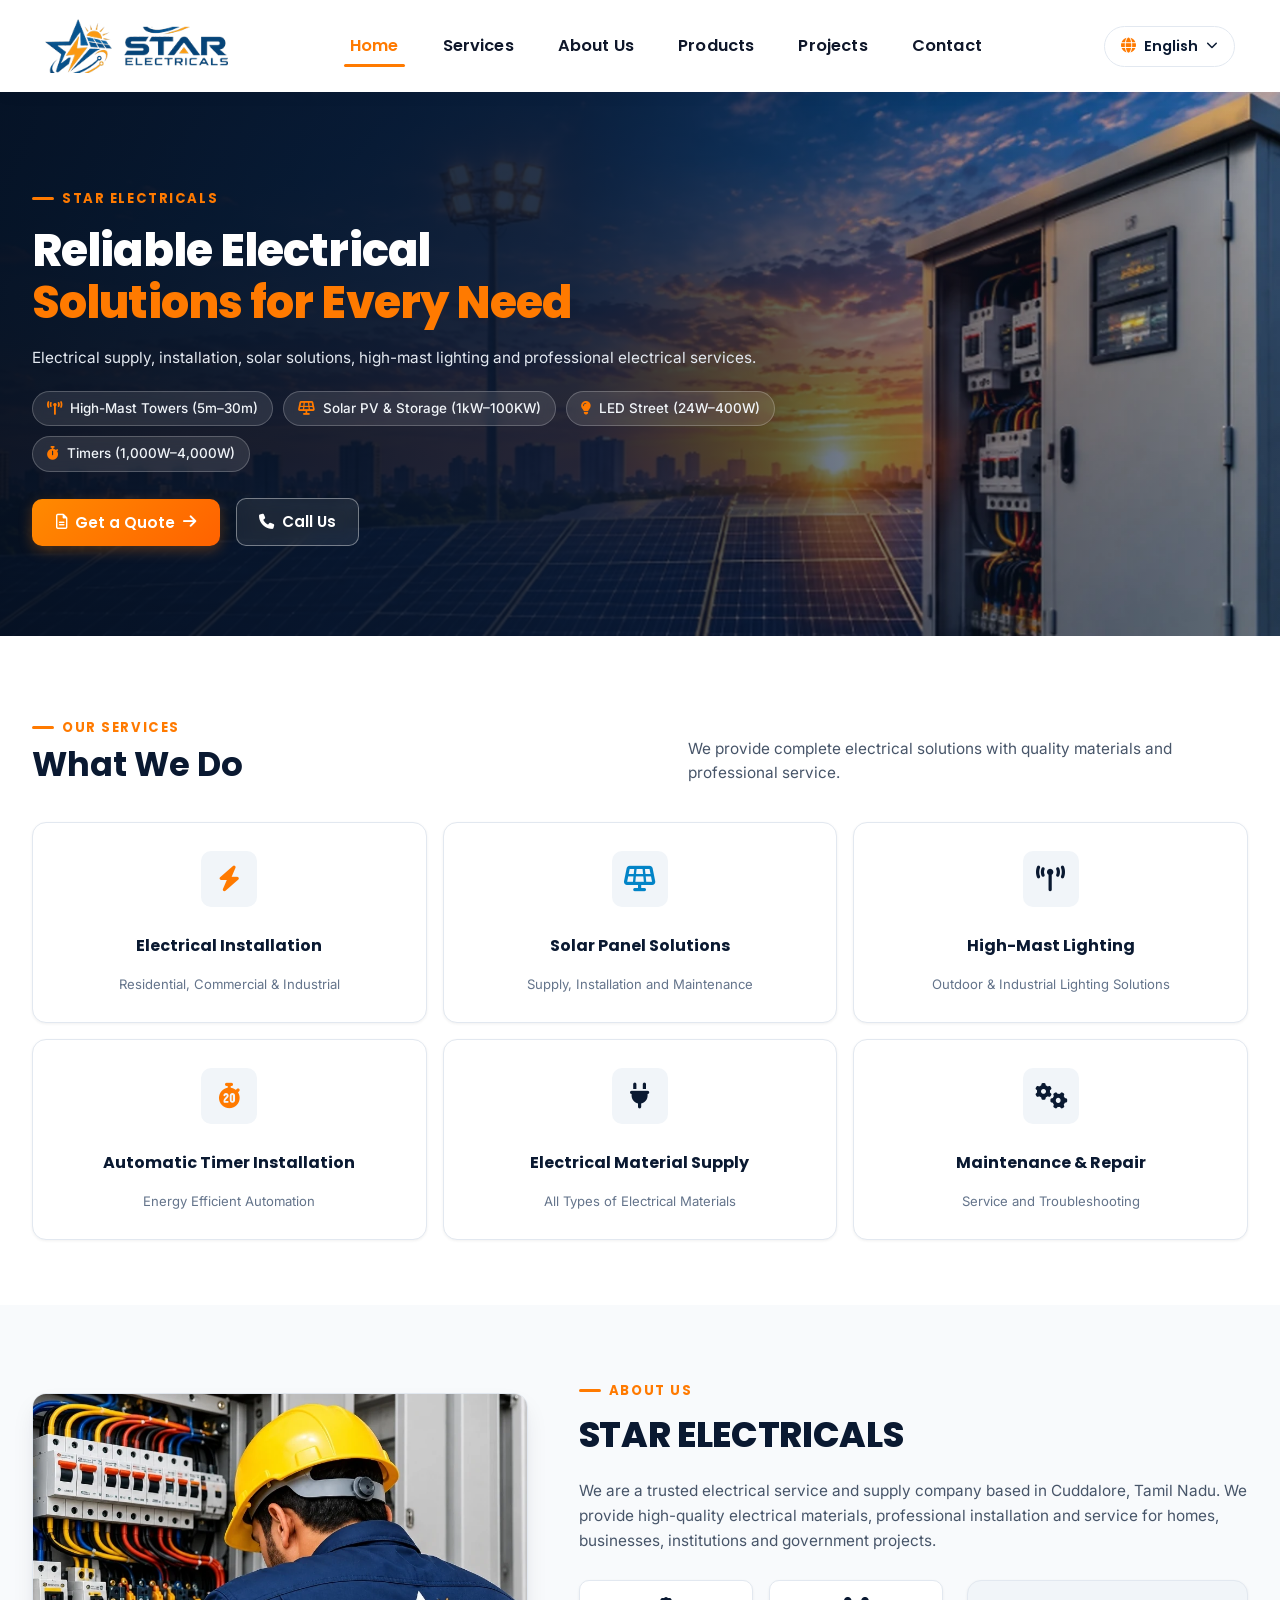
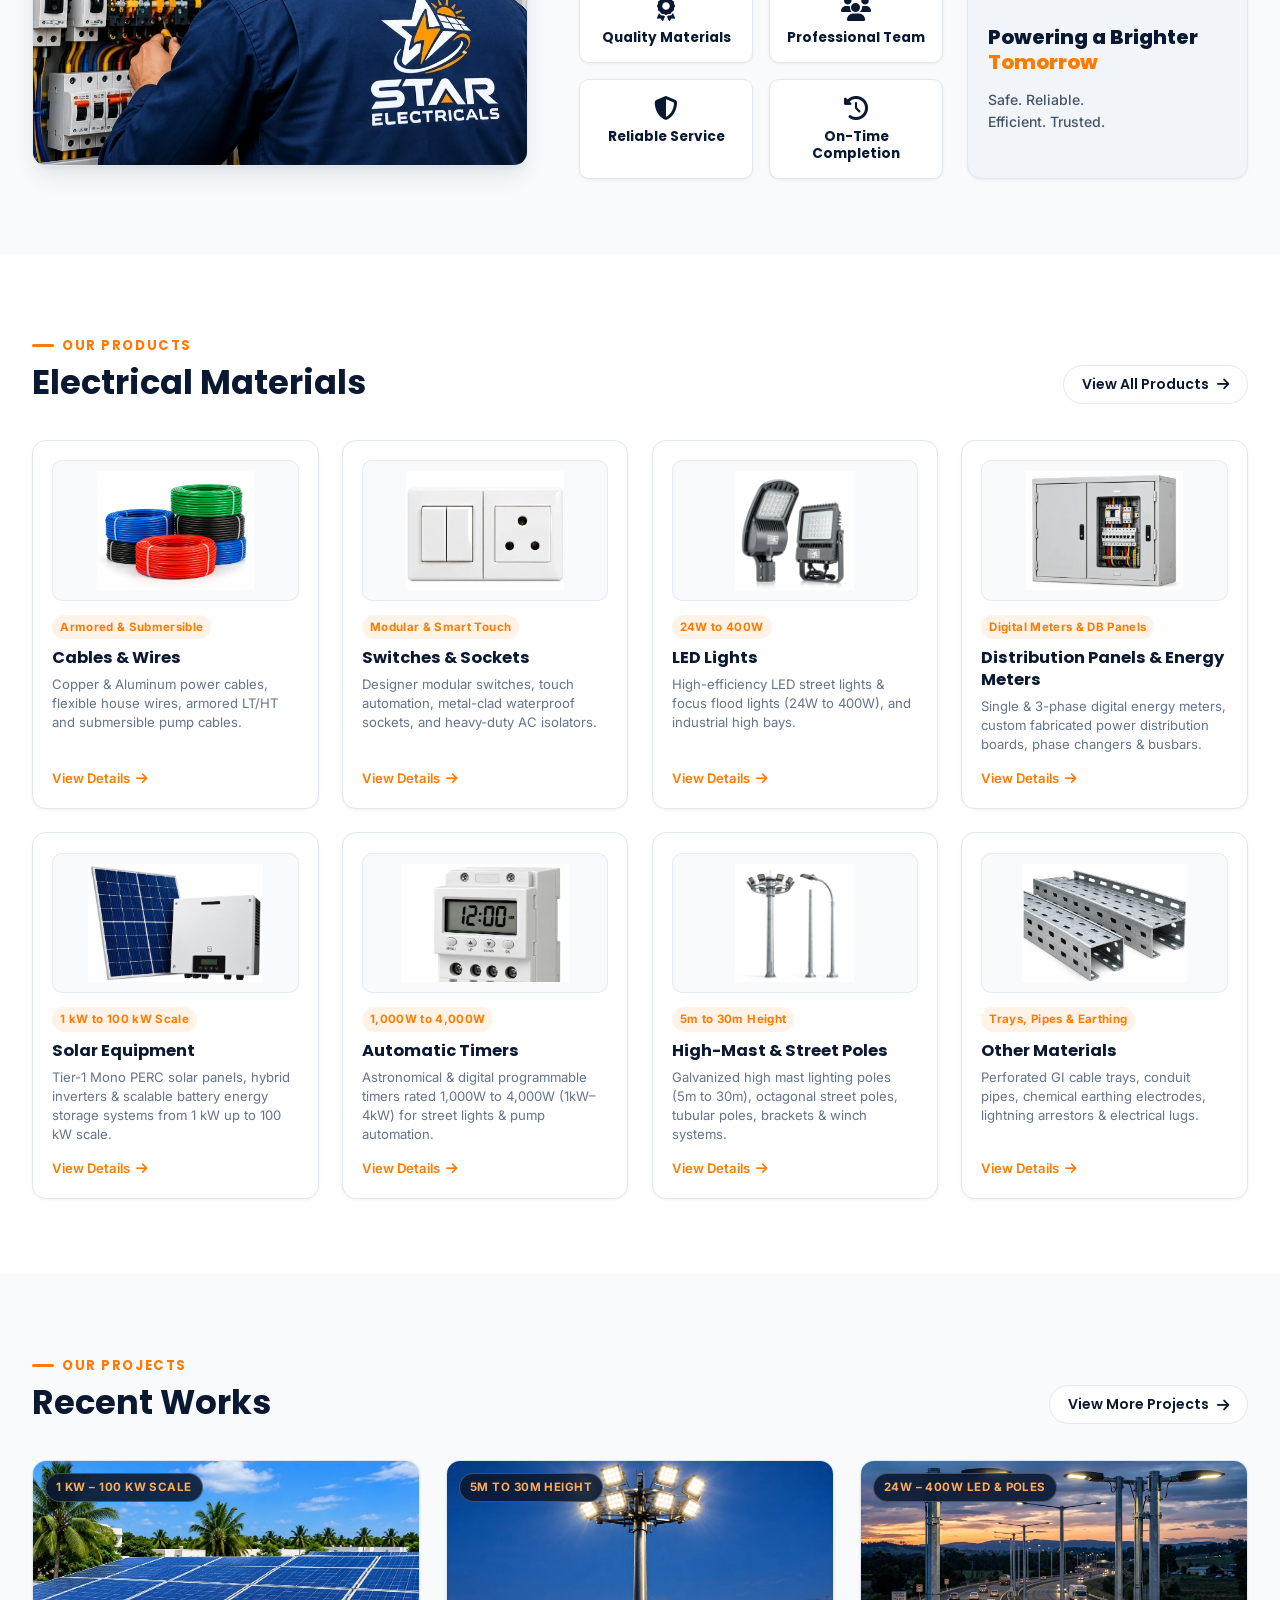
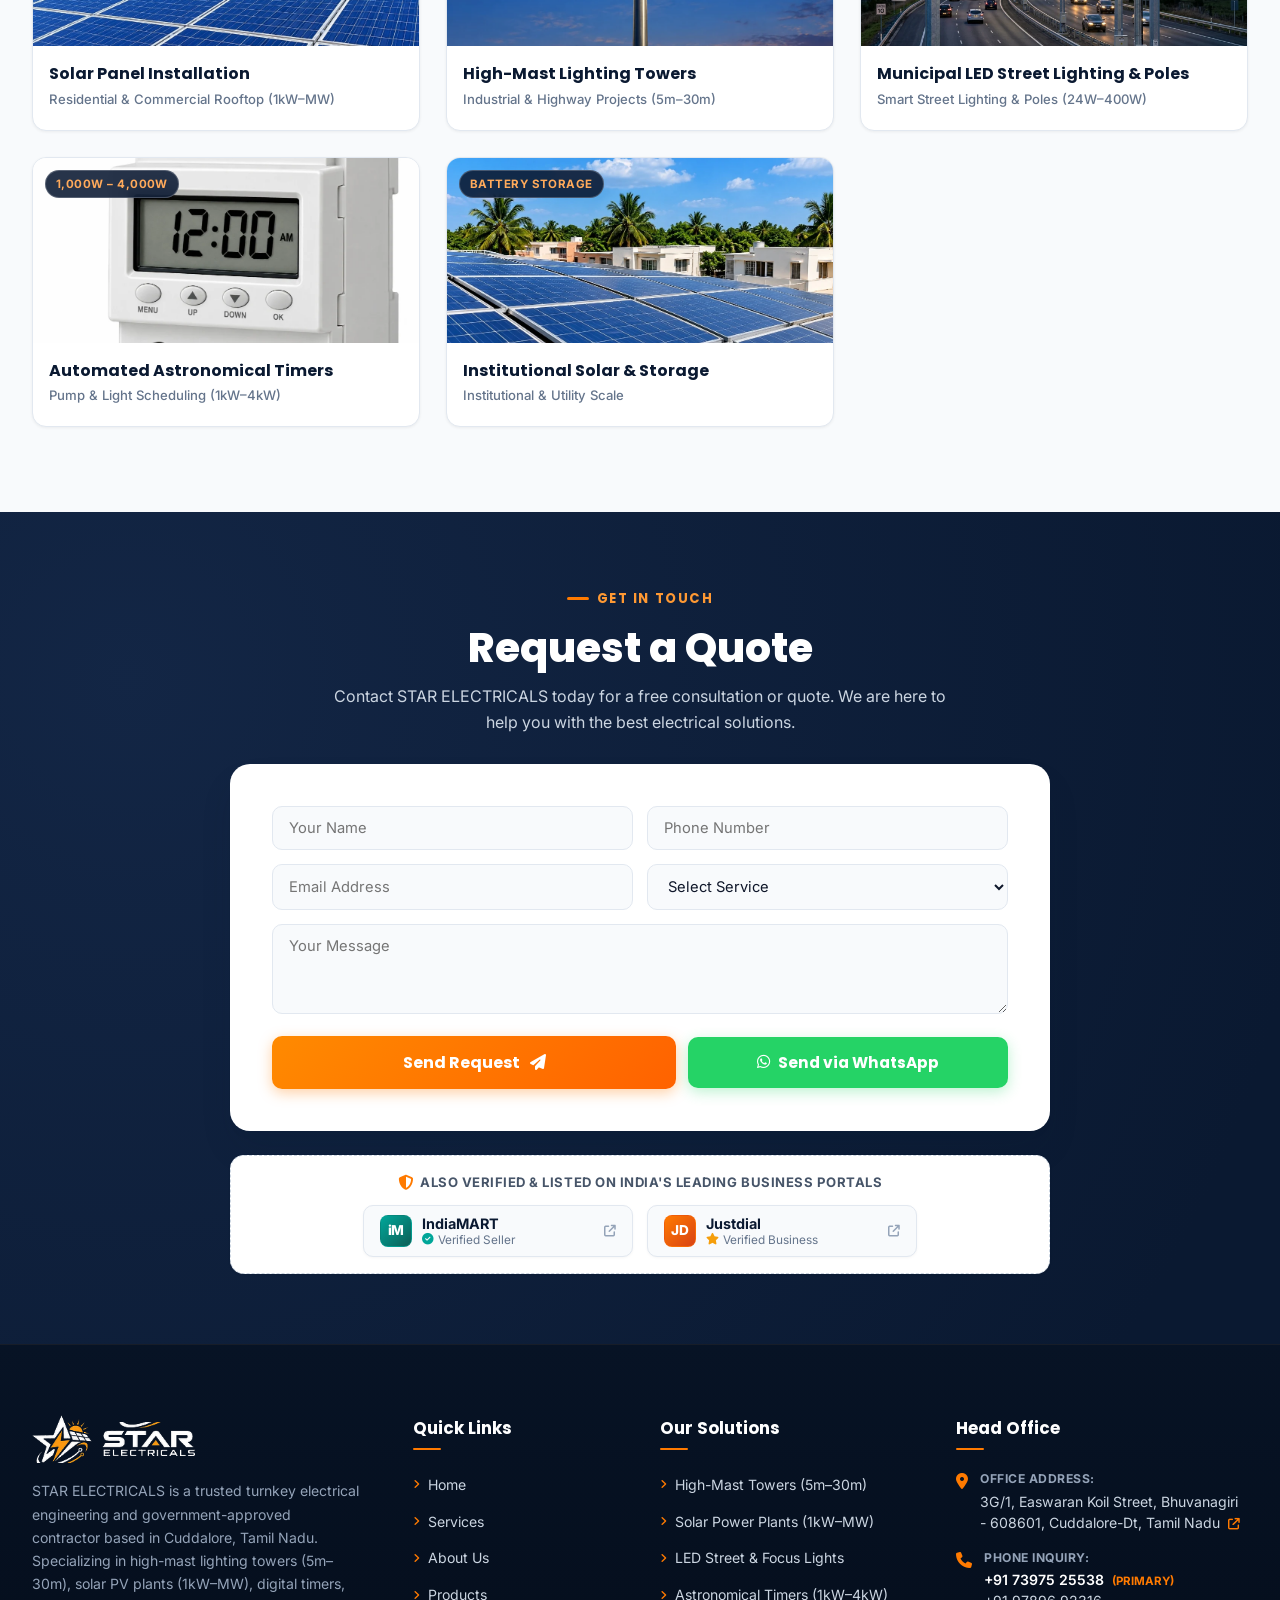
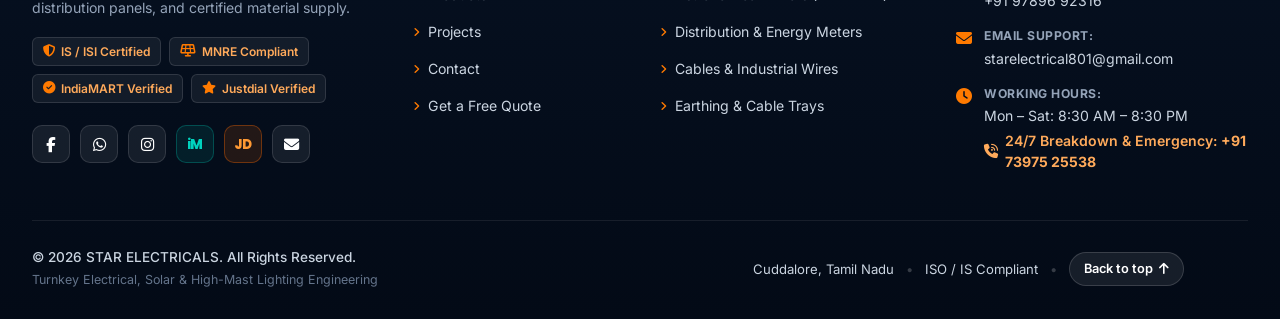
<file: index.html>
<!DOCTYPE html>
<html lang="en">
<head>
  <!-- Favicon -->
 <link rel="icon" type="image/png" href="/assets/images/favicon.png">
<link rel="shortcut icon" type="image/png" href="/assets/images/favicon.png">
<link rel="apple-touch-icon" href="/assets/images/favicon.png">

  <!-- Basic Meta -->
  <meta charset="UTF-8">
  <meta name="viewport" content="width=device-width, initial-scale=1.0">

  <!-- SEO -->
  <title>Star Electricals | Electrical & Solar Solutions in Chennai</title>

  <meta name="description" content="Star Electricals provides turnkey electrical engineering, high-mast lighting, solar PV systems, LED street lighting, automatic timers, and certified electrical material supply across Tamil Nadu.">

  <meta name="keywords" content="Star Electricals, Star Electricals Chennai, electrical engineering Chennai, solar PV Chennai, high mast lighting Chennai, LED street lighting Chennai, automatic timers, electrical material supply, Cuddalore">

  <meta name="robots" content="index, follow">

  <!-- Canonical -->
  <link rel="canonical" href="https://www.starelectrical.net.in/">

  <!-- Open Graph -->
  <meta property="og:type" content="website">
  <meta property="og:title" content="Star Electricals | Electrical & Solar Solutions">
  <meta property="og:description" content="Star Electricals provides turnkey electrical engineering, high-mast lighting, solar PV systems, LED street lighting, automatic timers, and electrical material supply across Tamil Nadu.">
  <meta property="og:url" content="https://www.starelectrical.net.in/">
  <meta property="og:site_name" content="Star Electricals">
  <meta property="og:image" content="https://www.starelectrical.net.in/assets/images/logo-horizontal.png">
  <meta property="og:image:alt" content="Star Electricals logo">

  <!-- Twitter Card -->
  <meta name="twitter:card" content="summary_large_image">
  <meta name="twitter:title" content="Star Electricals | Electrical & Solar Solutions">
  <meta name="twitter:description" content="Star Electricals provides turnkey electrical engineering, high-mast lighting, solar PV, LED street lighting, automatic timers, and electrical material supply across Tamil Nadu.">
  <meta name="twitter:image" content="https://www.starelectrical.net.in/assets/images/logo-horizontal.png">

  <!-- Structured Data -->
  <script type="application/ld+json">
  {
    "@context": "https://schema.org",
    "@type": "LocalBusiness",
    "@id": "https://www.starelectrical.net.in/#business",
    "name": "Star Electricals",
    "url": "https://www.starelectrical.net.in/",
    "logo": "https://www.starelectrical.net.in/assets/images/logo-horizontal.png",
    "image": "https://www.starelectrical.net.in/assets/images/logo-horizontal.png",
    "telephone": "+91 73975 25538",
    "email": "starelectrical801@gmail.com",
    "description": "Star Electricals provides turnkey electrical engineering, high-mast lighting, solar PV systems, LED street lighting, automatic timers, and certified electrical material supply across Tamil Nadu.",
    "address": {
      "@type": "PostalAddress",
      "streetAddress": "3G/1, Easwaran Koil Street",
      "addressLocality": "Bhuvanagiri",
      "addressRegion": "Tamil Nadu",
      "postalCode": "608601",
      "addressCountry": "IN"
    },
  
  "sameAs": [
    "https://www.facebook.com/share/1Vz6Le31kJ/",
    "https://wa.me/917397525538",
    "https://www.instagram.com/star_electrical801"
  ],
  "openingHours": "Mo-Sa 08:30-20:30"
}
</script>
  <script type="application/ld+json">
  {
    "@context": "https://schema.org",
    "@type": "Organization",
    "@id": "https://www.starelectrical.net.in/#organization",
    "name": "STAR ELECTRICALS",
    "url": "https://www.starelectrical.net.in/",
    "logo": "https://www.starelectrical.net.in/assets/images/logo-horizontal.png",
    "email": "starelectrical801@gmail.com",
    "telephone": "+91 73975 25538",
    "sameAs": [
      "https://www.facebook.com/share/1Vz6Le31kJ/",
      "https://wa.me/917397525538",
      "https://www.instagram.com/star_electrical801"
    ]
  }
  </script>
  
  <!-- Google Fonts: Poppins, Inter & Indian language fonts -->
  <link rel="preconnect" href="https://fonts.googleapis.com">
  <link rel="preconnect" href="https://fonts.gstatic.com" crossorigin>
  <link rel="preconnect" href="https://cdnjs.cloudflare.com" crossorigin>
  <link rel="preload" as="image" href="assets/images/hero-bg-hd.webp" type="image/webp" fetchpriority="high">
  <link href="https://fonts.googleapis.com/css2?family=Inter:wght@300;400;500;600;700&family=Poppins:wght@500;600;700;800&family=Noto+Sans+Tamil:wght@400;600;700&family=Noto+Sans+Devanagari:wght@400;600;700&family=Noto+Sans+Telugu:wght@400;600;700&family=Noto+Sans+Malayalam:wght@400;600;700&family=Noto+Sans+Kannada:wght@400;600;700&display=swap" rel="stylesheet">
  
  <!-- FontAwesome 6 Icons CDN -->
  <link rel="stylesheet" href="https://cdnjs.cloudflare.com/ajax/libs/font-awesome/6.5.1/css/all.min.css">
  
  <!-- Custom Stylesheet -->
  <link rel="stylesheet" href="styles.css">
</head>
<body>

  <!-- ==========================================================================
       HEADER & NAVIGATION BAR
       ========================================================================== -->
  <header class="site-header" id="siteHeader">
    <div class="container header-container">
      <!-- Logo Left -->
      <a href="#home" class="logo-wrapper" aria-label="STAR ELECTRICALS Home">
        <img src="assets/images/logo-horizontal.png" alt="STAR ELECTRICALS Logo" class="logo-img" onerror="this.src='assets/images/logo-transparent.png'">
      </a>

      <!-- Center Navigation Links -->
      <nav class="desktop-nav" aria-label="Main Navigation">
        <ul class="nav-menu">
          <li><a href="#home" class="nav-link active" data-i18n="nav_home">Home</a></li>
          <li><a href="#services" class="nav-link" data-i18n="nav_services">Services</a></li>
          <li><a href="#about" class="nav-link" data-i18n="nav_about">About Us</a></li>
          <li><a href="#products" class="nav-link" data-i18n="nav_products">Products</a></li>
          <li><a href="#projects" class="nav-link" data-i18n="nav_projects">Projects</a></li>
          <li><a href="#contact" class="nav-link" data-i18n="nav_contact">Contact</a></li>
        </ul>
      </nav>

      <!-- Right-Side Actions -->
      <div class="header-actions">
        <!-- Language Switcher Dropdown -->
        <div class="lang-selector-dropdown" id="langDropdownContainer">
          <button class="lang-btn" id="langBtn" type="button" aria-expanded="false" aria-label="Select Language">
            <i class="fa-solid fa-globe"></i>
            <span id="currentLangLabel">English</span>
            <i class="fa-solid fa-chevron-down" style="font-size: 0.72rem;"></i>
          </button>
          <ul class="lang-menu" id="langMenu">
            <li class="lang-option active" data-lang="en">English</li>
            <li class="lang-option" data-lang="ta">தமிழ் (Tamil)</li>
            <li class="lang-option" data-lang="hi">हिन्दी (Hindi)</li>
            <li class="lang-option" data-lang="te">తెలుగు (Telugu)</li>
            <li class="lang-option" data-lang="ml">മലയാളം (Malayalam)</li>
            <li class="lang-option" data-lang="kn">ಕನ್ನಡ (Kannada)</li>
          </ul>
        </div>

        <button class="mobile-toggle" id="mobileMenuBtn" aria-label="Toggle Mobile Menu">
          <i class="fa-solid fa-bars"></i>
        </button>
      </div>
    </div>
  </header>

  <!-- Mobile Drawer Menu -->
  <div class="mobile-nav-drawer" id="mobileDrawer">
    <div class="drawer-header">
      <img src="assets/images/logo-horizontal.png" alt="STAR ELECTRICALS" style="height: 38px;">
      <button class="modal-close-btn" id="closeDrawerBtn" aria-label="Close Menu">
        <i class="fa-solid fa-xmark"></i>
      </button>
    </div>

    <!-- Mobile Language Selector -->
    <div style="margin-bottom: 16px;">
      <span style="font-size: 0.8rem; font-weight: 700; color: var(--text-muted); text-transform: uppercase; margin-bottom: 6px; display: block;">
        <i class="fa-solid fa-globe" style="color: var(--primary-orange); margin-right: 4px;"></i> Select Language
      </span>
      <div class="mobile-lang-grid">
        <button class="mobile-lang-btn active" data-lang="en">EN</button>
        <button class="mobile-lang-btn" data-lang="ta">தமிழ்</button>
        <button class="mobile-lang-btn" data-lang="hi">हिन्दी</button>
        <button class="mobile-lang-btn" data-lang="te">తెలుగు</button>
        <button class="mobile-lang-btn" data-lang="ml">മലയാളം</button>
        <button class="mobile-lang-btn" data-lang="kn">ಕನ್ನಡ</button>
      </div>
    </div>

    <ul class="drawer-links">
      <li><a href="#home" class="drawer-link active" data-i18n="nav_home">Home</a></li>
      <li><a href="#services" class="drawer-link" data-i18n="nav_services">Services</a></li>
      <li><a href="#about" class="drawer-link" data-i18n="nav_about">About Us</a></li>
      <li><a href="#products" class="drawer-link" data-i18n="nav_products">Products</a></li>
      <li><a href="#projects" class="drawer-link" data-i18n="nav_projects">Projects</a></li>
      <li><a href="#contact" class="drawer-link" data-i18n="nav_contact">Contact</a></li>
    </ul>
    <div class="drawer-footer">
      <a href="tel:+917397525538" class="btn-phone-nav" style="justify-content: center;">
        <i class="fa-solid fa-phone"></i>
        <span>+91 73975 25538</span>
      </a>
      <button class="btn-primary open-quote-modal" style="width: 100%;">
        <span data-i18n="btn_quote">Get a Quote</span>
        <i class="fa-solid fa-arrow-right"></i>
      </button>
    </div>
  </div>

  <main>
    <!-- ==========================================================================
         HERO SECTION
         ========================================================================== -->
    <section class="hero-section" id="home">
      <div class="hero-overlay"></div>
      <div class="container hero-container">
        <!-- Hero Primary Content -->
        <div class="hero-content">
          <span class="section-tag" data-i18n="hero_tag">STAR ELECTRICALS</span>
          <h1 class="hero-title">
            <span data-i18n="hero_title_1">Reliable Electrical</span>
            <span class="text-orange" data-i18n="hero_title_2">Solutions for Every Need</span>
          </h1>
          <p class="hero-description" data-i18n="hero_desc">
            Turnkey electrical engineering, industrial high-mast lighting (5m–30m), solar PV systems (1kW–100KW), digital timers, and certified equipment supply across Tamil Nadu.
          </p>

          <!-- Project Highlights Pills -->
          <div class="hero-project-pills">
            <span class="hero-pill"><i class="fa-solid fa-tower-broadcast"></i> High-Mast Towers (5m–30m)</span>
            <span class="hero-pill"><i class="fa-solid fa-solar-panel"></i> Solar PV & Storage (1kW–100KW)</span>
            <span class="hero-pill"><i class="fa-solid fa-lightbulb"></i> LED Street (24W–400W)</span>
            <span class="hero-pill"><i class="fa-solid fa-stopwatch"></i> Timers (1,000W–4,000W)</span>
          </div>

          <div class="hero-buttons">
            <button class="btn-primary open-quote-modal" type="button">
              <i class="fa-regular fa-file-lines"></i>
              <span data-i18n="btn_quote">Get a Quote</span>
              <i class="fa-solid fa-arrow-right"></i>
            </button>
            <a href="tel:+917397525538" class="btn-outline-white">
              <i class="fa-solid fa-phone"></i>
              <span data-i18n="btn_call_us">Call Us</span>
            </a>
          </div>
        </div>
      </div>
    </section>

    <!-- ==========================================================================
         SERVICES SECTION ("What We Do")
         ========================================================================== -->
    <section class="services-section" id="services">
      <div class="container">
        <div class="section-header-row">
          <div>
            <span class="section-tag" data-i18n="services_tag">OUR SERVICES</span>
            <h2 class="section-title" data-i18n="services_title">What We Do</h2>
          </div>
          <p class="section-subtext" data-i18n="services_subtitle">
            We provide complete electrical solutions with quality materials and professional service.
          </p>
        </div>

        <div class="services-grid">
          <!-- Card 1: Electrical Installation -->
          <div class="service-card" onclick="selectServiceInForm('Electrical Installation')">
            <div class="service-icon-wrapper icon-orange">
              <i class="fa-solid fa-bolt"></i>
            </div>
            <h3 class="service-title" data-i18n="srv_1_title">Electrical Installation</h3>
            <p class="service-desc" data-i18n="srv_1_desc">Residential, Commercial & Industrial</p>
          </div>

          <!-- Card 2: Solar Panel Solutions -->
          <div class="service-card" onclick="selectServiceInForm('Solar Panel Solutions')">
            <div class="service-icon-wrapper">
              <i class="fa-solid fa-solar-panel" style="color: #0284c7;"></i>
            </div>
            <h3 class="service-title" data-i18n="srv_2_title">Solar Panel Solutions</h3>
            <p class="service-desc" data-i18n="srv_2_desc">Supply, Installation and Maintenance</p>
          </div>

          <!-- Card 3: High-Mast Lighting -->
          <div class="service-card" onclick="selectServiceInForm('High-Mast Lighting')">
            <div class="service-icon-wrapper">
              <i class="fa-solid fa-tower-broadcast" style="color: #0a1931;"></i>
            </div>
            <h3 class="service-title" data-i18n="srv_3_title">High-Mast Lighting</h3>
            <p class="service-desc" data-i18n="srv_3_desc">Outdoor & Industrial Lighting Solutions</p>
          </div>

          <!-- Card 4: Automatic Timer Installation -->
          <div class="service-card" onclick="selectServiceInForm('Automatic Timer Installation')">
            <div class="service-icon-wrapper icon-orange">
              <i class="fa-solid fa-stopwatch-20"></i>
            </div>
            <h3 class="service-title" data-i18n="srv_4_title">Automatic Timer Installation</h3>
            <p class="service-desc" data-i18n="srv_4_desc">Energy Efficient Automation</p>
          </div>

          <!-- Card 5: Electrical Material Supply -->
          <div class="service-card" onclick="selectServiceInForm('Electrical Material Supply')">
            <div class="service-icon-wrapper">
              <i class="fa-solid fa-plug" style="color: #0a1931;"></i>
            </div>
            <h3 class="service-title" data-i18n="srv_5_title">Electrical Material Supply</h3>
            <p class="service-desc" data-i18n="srv_5_desc">All Types of Electrical Materials</p>
          </div>

          <!-- Card 6: Maintenance & Repair -->
          <div class="service-card" onclick="selectServiceInForm('Maintenance & Repair')">
            <div class="service-icon-wrapper">
              <i class="fa-solid fa-gears" style="color: #0a1931;"></i>
            </div>
            <h3 class="service-title" data-i18n="srv_6_title">Maintenance & Repair</h3>
            <p class="service-desc" data-i18n="srv_6_desc">Service and Troubleshooting</p>
          </div>
        </div>
      </div>
    </section>

    <!-- ==========================================================================
         ABOUT SECTION
         ========================================================================== -->
    <section class="about-section" id="about">
      <div class="container">
        <div class="about-layout">
          <!-- Left Column: Technician Image -->
          <div class="about-image-card">
            <img src="assets/images/about-technician-hd.webp" alt="STAR ELECTRICALS Certified Technician working on electrical panel" class="about-img" loading="lazy" decoding="async">
          </div>

          <!-- Right Column: Content & Trust Indicators -->
          <div class="about-content">
            <span class="section-tag" data-i18n="about_tag">ABOUT US</span>
            <h2 class="about-company-name" data-i18n="about_company">STAR ELECTRICALS</h2>
            <p class="about-paragraph" data-i18n="about_desc">
              We are a trusted electrical service and supply company based in Cuddalore, Tamil Nadu. We provide high-quality electrical materials, professional installation and service for homes, businesses, institutions and government projects.
            </p>

            <div class="about-bottom-row">
              <!-- 4 Trust Indicators Grid -->
              <div class="trust-indicators-grid">
                <div class="trust-item">
                  <i class="fa-solid fa-award trust-icon"></i>
                  <span class="trust-label" data-i18n="trust_1">Quality Materials</span>
                </div>
                <div class="trust-item">
                  <i class="fa-solid fa-users trust-icon"></i>
                  <span class="trust-label" data-i18n="trust_2">Professional Team</span>
                </div>
                <div class="trust-item">
                  <i class="fa-solid fa-shield-halved trust-icon"></i>
                  <span class="trust-label" data-i18n="trust_3">Reliable Service</span>
                </div>
                <div class="trust-item">
                  <i class="fa-solid fa-clock-rotate-left trust-icon"></i>
                  <span class="trust-label" data-i18n="trust_4">On-Time Completion</span>
                </div>
              </div>

              <!-- Side Highlight Box -->
              <div class="side-highlight-card">
                <h3 class="highlight-heading">
                  <span data-i18n="highlight_title_1">Powering a Brighter</span>
                  <span class="highlight-orange" data-i18n="highlight_title_2">Tomorrow</span>
                </h3>
                <p class="highlight-values" data-i18n="highlight_values">
                  Safe. Reliable.<br>
                  Efficient. Trusted.
                </p>
              </div>
            </div>
          </div>
        </div>
      </div>
    </section>

    <!-- ==========================================================================
         PRODUCTS SECTION ("Electrical Materials")
         ========================================================================== -->
    <section class="products-section" id="products">
      <div class="container">
        <div class="section-header-row">
          <div>
            <span class="section-tag" data-i18n="products_tag">OUR PRODUCTS</span>
            <h2 class="section-title" data-i18n="products_title">Electrical Materials</h2>
          </div>
          <button class="btn-outline-navy open-quote-modal" type="button">
            <span data-i18n="btn_view_products">View All Products</span>
            <i class="fa-solid fa-arrow-right"></i>
          </button>
        </div>

        <div class="products-grid">
          <!-- Product 1: Cables & Wires -->
          <a class="product-card" href="/products/electrical-cables-wires/">
            <div class="product-image-container">
              <img src="assets/images/product-cables-hd.webp" alt="Cables & Wires" class="product-img" loading="lazy" decoding="async">
            </div>
            <div class="product-card-body">
              <span class="product-badge">Armored & Submersible</span>
              <h3 class="product-title" data-i18n="prod_1">Cables & Wires</h3>
              <p class="product-snippet">Copper & Aluminum power cables, flexible house wires, armored LT/HT and submersible pump cables.</p>
              <div class="product-card-action">
                <span>View Details</span>
                <i class="fa-solid fa-arrow-right"></i>
              </div>
            </div>
          </a>

          <!-- Product 2: Switches & Sockets -->
          <a class="product-card" href="/products/switches-sockets/">
            <div class="product-image-container">
              <img src="assets/images/product-switches-hd.webp" alt="Switches & Sockets" class="product-img" loading="lazy" decoding="async">
            </div>
            <div class="product-card-body">
              <span class="product-badge">Modular & Smart Touch</span>
              <h3 class="product-title" data-i18n="prod_2">Switches & Sockets</h3>
              <p class="product-snippet">Designer modular switches, touch automation, metal-clad waterproof sockets, and heavy-duty AC isolators.</p>
              <div class="product-card-action">
                <span>View Details</span>
                <i class="fa-solid fa-arrow-right"></i>
              </div>
            </div>
          </a>

          <!-- Product 3: LED Lights -->
          <a class="product-card" href="/products/led-street-lights/">
            <div class="product-image-container">
              <img src="assets/images/product-led-hd.webp" alt="LED Lights" class="product-img" loading="lazy" decoding="async">
            </div>
            <div class="product-card-body">
              <span class="product-badge">24W to 400W</span>
              <h3 class="product-title" data-i18n="prod_3">LED Lights</h3>
              <p class="product-snippet">High-efficiency LED street lights & focus flood lights (24W to 400W), and industrial high bays.</p>
              <div class="product-card-action">
                <span>View Details</span>
                <i class="fa-solid fa-arrow-right"></i>
              </div>
            </div>
          </a>

          <!-- Product 4: Distribution Panels & Energy Meters -->
          <a class="product-card" href="/products/distribution-panels/">
            <div class="product-image-container">
              <img src="assets/images/product-panels-hd.webp" alt="Distribution Panels & Energy Meters" class="product-img" loading="lazy" decoding="async">
            </div>
            <div class="product-card-body">
              <span class="product-badge">Digital Meters & DB Panels</span>
              <h3 class="product-title" data-i18n="prod_4">Distribution Panels & Energy Meters</h3>
              <p class="product-snippet">Single & 3-phase digital energy meters, custom fabricated power distribution boards, phase changers & busbars.</p>
              <div class="product-card-action">
                <span>View Details</span>
                <i class="fa-solid fa-arrow-right"></i>
              </div>
            </div>
          </a>

          <!-- Product 5: Solar Equipment -->
          <a class="product-card" href="/products/solar-equipment/">
            <div class="product-image-container">
              <img src="assets/images/product-solar-hd.webp" alt="Solar Equipment" class="product-img" loading="lazy" decoding="async">
            </div>
            <div class="product-card-body">
              <span class="product-badge">1 kW to 100 kW Scale</span>
              <h3 class="product-title" data-i18n="prod_5">Solar Equipment</h3>
              <p class="product-snippet">Tier-1 Mono PERC solar panels, hybrid inverters & scalable battery energy storage systems from 1 kW up to 100 kW scale.</p>
              <div class="product-card-action">
                <span>View Details</span>
                <i class="fa-solid fa-arrow-right"></i>
              </div>
            </div>
          </a>

          <!-- Product 6: Automatic Timers -->
          <a class="product-card" href="/products/automatic-timers/">
            <div class="product-image-container">
              <img src="assets/images/product-timers-hd.webp" alt="Automatic Timers" class="product-img" loading="lazy" decoding="async">
            </div>
            <div class="product-card-body">
              <span class="product-badge">1,000W to 4,000W</span>
              <h3 class="product-title" data-i18n="prod_6">Automatic Timers</h3>
              <p class="product-snippet">Astronomical & digital programmable timers rated 1,000W to 4,000W (1kW–4kW) for street lights & pump automation.</p>
              <div class="product-card-action">
                <span>View Details</span>
                <i class="fa-solid fa-arrow-right"></i>
              </div>
            </div>
          </a>

          <!-- Product 7: High-Mast & Street Poles -->
          <a class="product-card" href="/products/high-mast-lighting-poles/">
            <div class="product-image-container">
              <img src="assets/images/product-pole-hd.webp" alt="High-Mast & Street Poles" class="product-img" loading="lazy" decoding="async">
            </div>
            <div class="product-card-body">
              <span class="product-badge">5m to 30m Height</span>
              <h3 class="product-title" data-i18n="prod_8">High-Mast & Street Poles</h3>
              <p class="product-snippet">Galvanized high mast lighting poles (5m to 30m), octagonal street poles, tubular poles, brackets & winch systems.</p>
              <div class="product-card-action">
                <span>View Details</span>
                <i class="fa-solid fa-arrow-right"></i>
              </div>
            </div>
          </a>

          <!-- Product 8: Other Materials -->
          <a class="product-card" href="/products/electrical-accessories/">
            <div class="product-image-container">
              <img src="assets/images/product-other-hd.webp" alt="Other Materials" class="product-img" loading="lazy" decoding="async">
            </div>
            <div class="product-card-body">
              <span class="product-badge">Trays, Pipes & Earthing</span>
              <h3 class="product-title" data-i18n="prod_7">Other Materials</h3>
              <p class="product-snippet">Perforated GI cable trays, conduit pipes, chemical earthing electrodes, lightning arrestors & electrical lugs.</p>
              <div class="product-card-action">
                <span>View Details</span>
                <i class="fa-solid fa-arrow-right"></i>
              </div>
            </div>
          </a>
        </div>
      </div>
    </section>

    <!-- ==========================================================================
         PROJECTS SECTION ("Recent Works")
         ========================================================================== -->
    <section class="projects-section" id="projects">
      <div class="container">
        <div class="section-header-row">
          <div>
            <span class="section-tag" data-i18n="projects_tag">OUR PROJECTS</span>
            <h2 class="section-title" data-i18n="projects_title">Recent Works</h2>
          </div>
          <button class="btn-outline-navy open-quote-modal" type="button">
            <span data-i18n="btn_view_projects">View More Projects</span>
            <i class="fa-solid fa-arrow-right"></i>
          </button>
        </div>

        <div class="projects-grid">
          <!-- Project 1: Solar Panel Installation (1kW to MW) -->
          <div class="project-card" onclick="openProjectLightbox('solar-rooftop')">
            <div class="project-image-box">
              <span class="project-badge-overlay">1 kW – 100 kW Scale</span>
              <img src="assets/images/project-solar-residential-hd.webp" alt="Solar Panel Installation" class="project-img" loading="lazy" decoding="async">
            </div>
            <div class="project-info">
              <h3 class="project-title" data-i18n="proj_1_title">Solar Panel Installation</h3>
              <span class="project-category" data-i18n="proj_1_cat">Residential & Commercial Rooftop (1kW–MW)</span>
            </div>
          </div>

          <!-- Project 2: High-Mast Lighting Towers (5m to 30m) -->
          <div class="project-card" onclick="openProjectLightbox('high-mast')">
            <div class="project-image-box">
              <span class="project-badge-overlay">5m to 30m Height</span>
              <img src="assets/images/project-highmast-industrial-hd.webp" alt="High-Mast Lighting Towers" class="project-img" loading="lazy" decoding="async">
            </div>
            <div class="project-info">
              <h3 class="project-title" data-i18n="proj_2_title">High-Mast Lighting Towers</h3>
              <span class="project-category" data-i18n="proj_2_cat">Industrial & Highway Projects (5m–30m)</span>
            </div>
          </div>

          <!-- Project 4: Municipal LED Street Lighting & Poles (24W to 400W) -->
          <div class="project-card" onclick="openProjectLightbox('street-lighting')">
            <div class="project-image-box">
              <span class="project-badge-overlay">24W – 400W LED & Poles</span>
              <img src="assets/images/project-street-lighting-hd.webp" alt="Municipal LED Street Lighting & Poles" class="project-img" loading="lazy" decoding="async">
            </div>
            <div class="project-info">
              <h3 class="project-title" data-i18n="proj_4_title">Municipal LED Street Lighting & Poles</h3>
              <span class="project-category" data-i18n="proj_4_cat">Smart Street Lighting & Poles (24W–400W)</span>
            </div>
          </div>

          <!-- Project 5: Automated Astronomical Timers (1,000W to 4,000W) -->
          <div class="project-card" onclick="openProjectLightbox('automatic-timers')">
            <div class="project-image-box">
              <span class="project-badge-overlay">1,000W – 4,000W</span>
              <img src="assets/images/product-timers-hd.webp" alt="Automated Astronomical Timers" class="project-img" loading="lazy" decoding="async">
            </div>
            <div class="project-info">
              <h3 class="project-title" data-i18n="proj_5_title">Automated Astronomical Timers</h3>
              <span class="project-category" data-i18n="proj_5_cat">Pump & Light Scheduling (1kW–4kW)</span>
            </div>
          </div>

          <!-- Project 6: Institutional Solar & Battery Storage -->
          <div class="project-card" onclick="openProjectLightbox('institutional-solar')">
            <div class="project-image-box">
              <span class="project-badge-overlay">Battery Storage</span>
              <img src="assets/images/project-solar-institutional-hd.webp" alt="Institutional Solar & Storage" class="project-img" loading="lazy" decoding="async">
            </div>
            <div class="project-info">
              <h3 class="project-title" data-i18n="proj_6_title">Institutional Solar & Storage</h3>
              <span class="project-category" data-i18n="proj_6_cat">Institutional & Utility Scale</span>
            </div>
          </div>
        </div>
      </div>
    </section>

    <!-- ==========================================================================
         CONTACT / CTA SECTION ("Need Electrical Service?")
         ========================================================================== -->
    <section class="contact-section" id="contact">
      <div class="container">
        <div class="quote-section-wrapper">
          <div class="quote-section-header">
            <span class="section-tag" style="color: #ff9933;" data-i18n="contact_tag">GET IN TOUCH</span>
            <h2 class="contact-title" data-i18n="form_title">Request a Quote</h2>
            <p class="contact-description" data-i18n="contact_desc">
              Contact STAR ELECTRICALS today for a free consultation or quote. We are here to help you with the best electrical solutions.
            </p>
          </div>

          <!-- Request a Quote Form Card -->
          <div class="quote-form-card">
            <form class="quote-form" id="quoteForm" onsubmit="handleQuoteSubmit(event)">
              <div class="form-row-2col">
                <input type="text" id="formName" class="form-input" placeholder="Your Name" data-i18n-placeholder="placeholder_name" maxlength="120" autocomplete="name" required>
                <input type="tel" id="formPhone" class="form-input" placeholder="Phone Number" data-i18n-placeholder="placeholder_phone" maxlength="32" autocomplete="tel" required>
              </div>
              <div class="form-row-2col">
                <input type="email" id="formEmail" class="form-input" placeholder="Email Address" data-i18n-placeholder="placeholder_email" maxlength="254" autocomplete="email">
                <select id="formService" class="form-select" required>
                  <option value="" disabled selected data-i18n="select_service">Select Service</option>
                  <option value="Electrical Installation">Electrical Installation</option>
                  <option value="Solar Panel Solutions">Solar Panel Solutions</option>
                  <option value="High-Mast Lighting">High-Mast Lighting</option>
                  <option value="High-Mast & Poles Supply">High-Mast & Poles Supply</option>
                  <option value="LED & Focus Lighting">LED & Focus Lighting</option>
                  <option value="Automatic Timer Installation">Automatic Timer Installation</option>
                  <option value="Electrical Material Supply">Electrical Material Supply</option>
                  <option value="Maintenance & Repair">Maintenance & Repair</option>
                  <option value="Other Inquiries">Other Inquiries</option>
                </select>
              </div>
              <textarea id="formMessage" class="form-textarea" placeholder="Your Message" data-i18n-placeholder="placeholder_msg" rows="3" maxlength="2000"></textarea>
              
              <div class="form-actions-row">
                <button type="submit" class="btn-form-submit" id="btnSubmitQuote">
                  <span data-i18n="btn_send_request">Send Request to Email</span>
                  <i class="fa-solid fa-paper-plane"></i>
                </button>
                <button type="button" class="btn-wa-submit" onclick="sendQuoteViaWhatsApp('quoteForm')" title="Send quote directly to WhatsApp">
                  <i class="fa-brands fa-whatsapp"></i>
                  <span>Send via WhatsApp</span>
                </button>
              </div>
            </form>
          </div>

          <!-- Verified B2B Directories Strip -->
          <div class="quote-b2b-trust-strip">
            <div class="b2b-trust-title">
              <i class="fa-solid fa-shield-halved"></i>
              <span>Also Verified & Listed on India's Leading Business Portals</span>
            </div>
            <div class="b2b-trust-chips">
              <a href="https://IndiaMART.in/y2gMbQ3L" target="_blank" rel="noopener" class="b2b-trust-chip im" title="Star Electricals on IndiaMART">
                <span class="b2b-chip-badge im-tag">iM</span>
                <span class="b2b-chip-info">
                  <strong>IndiaMART</strong>
                  <span class="b2b-sub"><i class="fa-solid fa-circle-check"></i> Verified Seller</span>
                </span>
                <i class="fa-solid fa-arrow-up-right-from-square chip-ext-icon"></i>
              </a>
              <a href="https://www.justdial.com/Cuddalore/Star-Electricals-Bhuvanagiri/nct-10182601" target="_blank" rel="noopener" class="b2b-trust-chip jd" title="Star Electricals on Justdial">
                <span class="b2b-chip-badge jd-tag">JD</span>
                <span class="b2b-chip-info">
                  <strong>Justdial</strong>
                  <span class="b2b-sub"><i class="fa-solid fa-star"></i> Verified Business</span>
                </span>
                <i class="fa-solid fa-arrow-up-right-from-square chip-ext-icon"></i>
              </a>
            </div>
          </div>
        </div>
      </div>
    </section>
  </main>

  <!-- ==========================================================================
       FOOTER
       ========================================================================== -->
  <footer class="site-footer">
    <div class="container">
      <!-- Main Footer Columns -->
      <div class="footer-main-grid">
        <!-- Col 1: Company Profile & Socials -->
        <div class="footer-col footer-col-about">
          <div class="footer-logo-box">
            <img src="assets/images/logo-horizontal-white.png" alt="STAR ELECTRICALS" class="footer-logo-img" onerror="this.src='assets/images/logo-white.png'">
          </div>
          <p class="footer-about-text">
            STAR ELECTRICALS is a trusted turnkey electrical engineering and government-approved contractor based in Cuddalore, Tamil Nadu. Specializing in high-mast lighting towers (5m–30m), solar PV plants (1kW–MW), digital timers, distribution panels, and certified material supply.
          </p>
          <div class="footer-badges">
            <span class="footer-badge"><i class="fa-solid fa-shield-halved"></i> IS / ISI Certified</span>
            <span class="footer-badge"><i class="fa-solid fa-solar-panel"></i> MNRE Compliant</span>
            <a href="https://IndiaMART.in/y2gMbQ3L" target="_blank" rel="noopener" class="footer-badge footer-badge-link im-badge" title="Verified Seller on IndiaMART">
              <i class="fa-solid fa-circle-check"></i> IndiaMART Verified
            </a>
            <a href="https://www.justdial.com/Cuddalore/Star-Electricals-Bhuvanagiri/nct-10182601" target="_blank" rel="noopener" class="footer-badge footer-badge-link jd-badge" title="Verified Business on Justdial">
              <i class="fa-solid fa-star"></i> Justdial Verified
            </a>
          </div>
          <div class="footer-social-links">
            <a href="https://www.facebook.com/share/1Vz6Le31kJ/" target="_blank" rel="noopener" class="social-icon-btn fb" title="Facebook" aria-label="Facebook">
              <i class="fa-brands fa-facebook-f"></i>
            </a>
            <a href="https://wa.me/917397525538" target="_blank" rel="noopener" class="social-icon-btn wa" title="WhatsApp (+91 73975 25538)" aria-label="WhatsApp">
              <i class="fa-brands fa-whatsapp"></i>
            </a>
            <a href="https://www.instagram.com/star_electrical801?stkn=MTY3cGUxZndmcHlkZw==" target="_blank" rel="noopener" class="social-icon-btn ig" title="Instagram" aria-label="Instagram">
              <i class="fa-brands fa-instagram"></i>
            </a>
            <a href="https://IndiaMART.in/y2gMbQ3L" target="_blank" rel="noopener" class="social-icon-btn im" title="IndiaMART Verified Seller Profile" aria-label="IndiaMART">
              <span class="b2b-btn-text">iM</span>
            </a>
            <a href="https://www.justdial.com/Cuddalore/Star-Electricals-Bhuvanagiri/nct-10182601" target="_blank" rel="noopener" class="social-icon-btn jd" title="Justdial Verified Business Profile" aria-label="Justdial">
              <span class="b2b-btn-text">JD</span>
            </a>
            <a href="mailto:starelectrical801@gmail.com" class="social-icon-btn em" title="Email Us (starelectrical801@gmail.com)" aria-label="Email">
              <i class="fa-solid fa-envelope"></i>
            </a>
          </div>
        </div>

        <!-- Col 2: Quick Links Navigation -->
        <div class="footer-col">
          <h4 class="footer-col-title">Quick Links</h4>
          <ul class="footer-links-list">
            <li><a href="#home"><i class="fa-solid fa-angle-right"></i> <span data-i18n="nav_home">Home</span></a></li>
            <li><a href="#services"><i class="fa-solid fa-angle-right"></i> <span data-i18n="nav_services">Our Services</span></a></li>
            <li><a href="#about"><i class="fa-solid fa-angle-right"></i> <span data-i18n="nav_about">About Us</span></a></li>
            <li><a href="#products"><i class="fa-solid fa-angle-right"></i> <span data-i18n="nav_products">Products & Materials</span></a></li>
            <li><a href="#projects"><i class="fa-solid fa-angle-right"></i> <span data-i18n="nav_projects">Recent Projects</span></a></li>
            <li><a href="#contact"><i class="fa-solid fa-angle-right"></i> <span data-i18n="nav_contact">Contact Us</span></a></li>
            <li><a href="javascript:void(0)" onclick="openQuoteModal()"><i class="fa-solid fa-angle-right"></i> <span>Get a Free Quote</span></a></li>
          </ul>
        </div>

        <!-- Col 3: Key Solutions & Equipment -->
        <div class="footer-col">
          <h4 class="footer-col-title">Our Solutions</h4>
          <ul class="footer-links-list">
            <li><a href="/products/high-mast-lighting-poles/"><i class="fa-solid fa-angle-right"></i> <span>High-Mast Towers (5m–30m)</span></a></li>
            <li><a href="/products/solar-equipment/"><i class="fa-solid fa-angle-right"></i> <span>Solar Power Plants (1kW–MW)</span></a></li>
            <li><a href="/products/led-street-lights/"><i class="fa-solid fa-angle-right"></i> <span>LED Street & Focus Lights</span></a></li>
            <li><a href="/products/automatic-timers/"><i class="fa-solid fa-angle-right"></i> <span>Astronomical Timers (1kW–4kW)</span></a></li>
            <li><a href="/products/distribution-panels/"><i class="fa-solid fa-angle-right"></i> <span>Distribution & Energy Meters</span></a></li>
            <li><a href="/products/electrical-cables-wires/"><i class="fa-solid fa-angle-right"></i> <span>Cables & Industrial Wires</span></a></li>
            <li><a href="/products/electrical-accessories/"><i class="fa-solid fa-angle-right"></i> <span>Earthing & Cable Trays</span></a></li>
          </ul>
        </div>

        <!-- Col 4: Corporate Headquarters & Hours -->
        <div class="footer-col">
          <h4 class="footer-col-title">Head Office</h4>
          <ul class="footer-contact-list">
            <li class="footer-contact-item">
              <i class="fa-solid fa-location-dot footer-contact-icon"></i>
              <div>
                <strong class="footer-contact-label">Office Address:</strong>
                <a href="https://www.google.com/maps/search/?api=1&query=STAR+ELECTRICALS+3G%2F1+Easwaran+Koil+Street+Bhuvanagiri+608601+Cuddalore+Tamil+Nadu" target="_blank" rel="noopener" class="footer-map-link" title="Open Office Location in Google Maps">
                  <span>3G/1, Easwaran Koil Street, Bhuvanagiri - 608601, Cuddalore-Dt, Tamil Nadu</span>
                  <i class="fa-solid fa-arrow-up-right-from-square" style="font-size: 0.72rem; color: var(--primary-orange); margin-left: 4px;"></i>
                </a>
              </div>
            </li>
            <li class="footer-contact-item">
              <i class="fa-solid fa-phone footer-contact-icon"></i>
              <div>
                <strong class="footer-contact-label">Phone Inquiry:</strong>
                <a href="tel:+917397525538" style="font-weight: 600; color: #ffffff;">+91 73975 25538 <span style="font-size: 0.72rem; color: var(--primary-orange); font-weight: 700; text-transform: uppercase; margin-left: 4px;">(Primary)</span></a><br>
                <a href="tel:+919789692316">+91 97896 92316</a>
              </div>
            </li>
            <li class="footer-contact-item">
              <i class="fa-solid fa-envelope footer-contact-icon"></i>
              <div>
                <strong class="footer-contact-label">Email Support:</strong>
                <a href="mailto:starelectrical801@gmail.com">starelectrical801@gmail.com</a>
              </div>
            </li>
            <li class="footer-contact-item">
              <i class="fa-solid fa-clock footer-contact-icon"></i>
              <div>
                <strong class="footer-contact-label">Working Hours:</strong>
                <span>Mon – Sat: 8:30 AM – 8:30 PM</span><br>
                <a href="tel:+917397525538" class="footer-emergency-call" title="Emergency Electrical Breakdown Callout">
                  <i class="fa-solid fa-phone-volume"></i> <span>24/7 Breakdown & Emergency: <strong>+91 73975 25538</strong></span>
                </a>
              </div>
            </li>
          </ul>
        </div>
      </div>

      <!-- Footer Bottom Sub-bar -->
      <div class="footer-bottom-bar">
        <div class="footer-bottom-copy">
          <p data-i18n="footer_copyright">&copy; 2026 STAR ELECTRICALS. All Rights Reserved.</p>
          <span class="footer-bottom-sub">Turnkey Electrical, Solar & High-Mast Lighting Engineering</span>
        </div>
        <div class="footer-bottom-badges">
          <a href="https://www.google.com/maps/search/?api=1&query=Bhuvanagiri+Cuddalore+Tamil+Nadu" target="_blank" rel="noopener" class="footer-bottom-location-link" title="View on Google Maps">
            <span data-i18n="footer_location"><i class="fa-solid fa-location-dot" style="color: var(--primary-orange);"></i> Cuddalore, Tamil Nadu</span>
          </a>
          <span class="footer-dot">•</span>
          <span>ISO / IS Compliant</span>
          <span class="footer-dot">•</span>
          <a href="#home" class="btn-back-to-top" title="Back to top">
            <span>Back to top</span>
            <i class="fa-solid fa-arrow-up"></i>
          </a>
        </div>
      </div>
    </div>
  </footer>

  <!-- ==========================================================================
       MODALS & FLOATING ACTIONS
       ========================================================================== -->

  <!-- Interactive Quote Modal -->
  <div class="modal-overlay" id="quoteModalOverlay">
    <div class="modal-container">
      <button class="modal-close-btn" onclick="closeQuoteModal()" aria-label="Close Modal">
        <i class="fa-solid fa-xmark"></i>
      </button>
      <h3 class="form-card-title" style="margin-top: 6px;" data-i18n="modal_title">Request a Quick Quote</h3>
      <p style="color: var(--text-muted); font-size: 0.9rem; margin-bottom: 20px;" data-i18n="modal_desc">
        Fill in your requirements below and our technical team will get back to you promptly.
      </p>
      <form class="quote-form" id="modalQuoteForm" onsubmit="handleModalQuoteSubmit(event)">
        <input type="text" id="modalName" class="form-input" placeholder="Your Name" data-i18n-placeholder="placeholder_name" maxlength="120" autocomplete="name" required>
        <input type="tel" id="modalPhone" class="form-input" placeholder="Phone Number" data-i18n-placeholder="placeholder_phone" maxlength="32" autocomplete="tel" required>
        <input type="email" id="modalEmail" class="form-input" placeholder="Email Address" data-i18n-placeholder="placeholder_email" maxlength="254" autocomplete="email">
        <select id="modalService" class="form-select" required>
          <option value="" disabled selected data-i18n="select_service">Select Service Required</option>
          <option value="Electrical Installation">Electrical Installation</option>
          <option value="Solar Panel Solutions">Solar Panel Solutions</option>
          <option value="High-Mast Lighting">High-Mast Lighting</option>
          <option value="High-Mast & Poles Supply">High-Mast & Poles Supply</option>
          <option value="LED & Focus Lighting">LED & Focus Lighting</option>
          <option value="Automatic Timer Installation">Automatic Timer Installation</option>
          <option value="Electrical Material Supply">Electrical Material Supply</option>
          <option value="Maintenance & Repair">Maintenance & Repair</option>
          <option value="General Inquiries">General Inquiries</option>
        </select>
        <textarea id="modalMessage" class="form-textarea" placeholder="Briefly describe your project or required materials" data-i18n-placeholder="placeholder_modal_msg" rows="3" maxlength="2000"></textarea>
        <div class="form-actions-row">
          <button type="submit" class="btn-form-submit" id="btnSubmitModalQuote">
            <span data-i18n="btn_submit_request">Send Request to Email</span>
            <i class="fa-solid fa-paper-plane"></i>
          </button>
          <button type="button" class="btn-wa-submit" onclick="sendQuoteViaWhatsApp('modalQuoteForm')" title="Send quote directly to WhatsApp">
            <i class="fa-brands fa-whatsapp"></i>
            <span>Send via WhatsApp</span>
          </button>
        </div>
        <div class="modal-trust-note">
          <span><i class="fa-solid fa-shield-check" style="color: #22c55e;"></i> Verified Electrical Contractor & Supplier</span>
          <div class="modal-trust-links">
            <a href="https://IndiaMART.in/y2gMbQ3L" target="_blank" rel="noopener" class="modal-trust-link im" title="IndiaMART Verified">
              <span class="modal-chip-badge im-tag">iM</span> IndiaMART
            </a>
            <span class="modal-trust-dot">•</span>
            <a href="https://www.justdial.com/Cuddalore/Star-Electricals-Bhuvanagiri/nct-10182601" target="_blank" rel="noopener" class="modal-trust-link jd" title="Justdial Verified">
              <span class="modal-chip-badge jd-tag">JD</span> Justdial
            </a>
          </div>
        </div>
      </form>
    </div>
  </div>

  <!-- Project & Product Detail Lightbox Modal -->
  <div class="modal-overlay" id="detailLightbox">
    <div class="modal-container" style="max-width: 640px; max-height: 90vh; overflow-y: auto;">
      <button class="modal-close-btn" onclick="closeDetailLightbox()" aria-label="Close Lightbox">
        <i class="fa-solid fa-xmark"></i>
      </button>
      <div id="lightboxContent" style="margin-top: 10px;">
        <!-- Injected via JavaScript -->
      </div>
    </div>
  </div>

  <!-- Toast Notification Box -->
  <div class="toast-box" id="toastBox">
    <i class="fa-solid fa-circle-check" style="color: #22c55e; font-size: 1.3rem;"></i>
    <span id="toastMessage">Your request has been submitted successfully!</span>
  </div>

  <!-- Multilingual Data and Core Scripts -->
  <script src="translations.js" defer></script>
  <script src="script.js" defer></script>
</body>
</html>
</file>
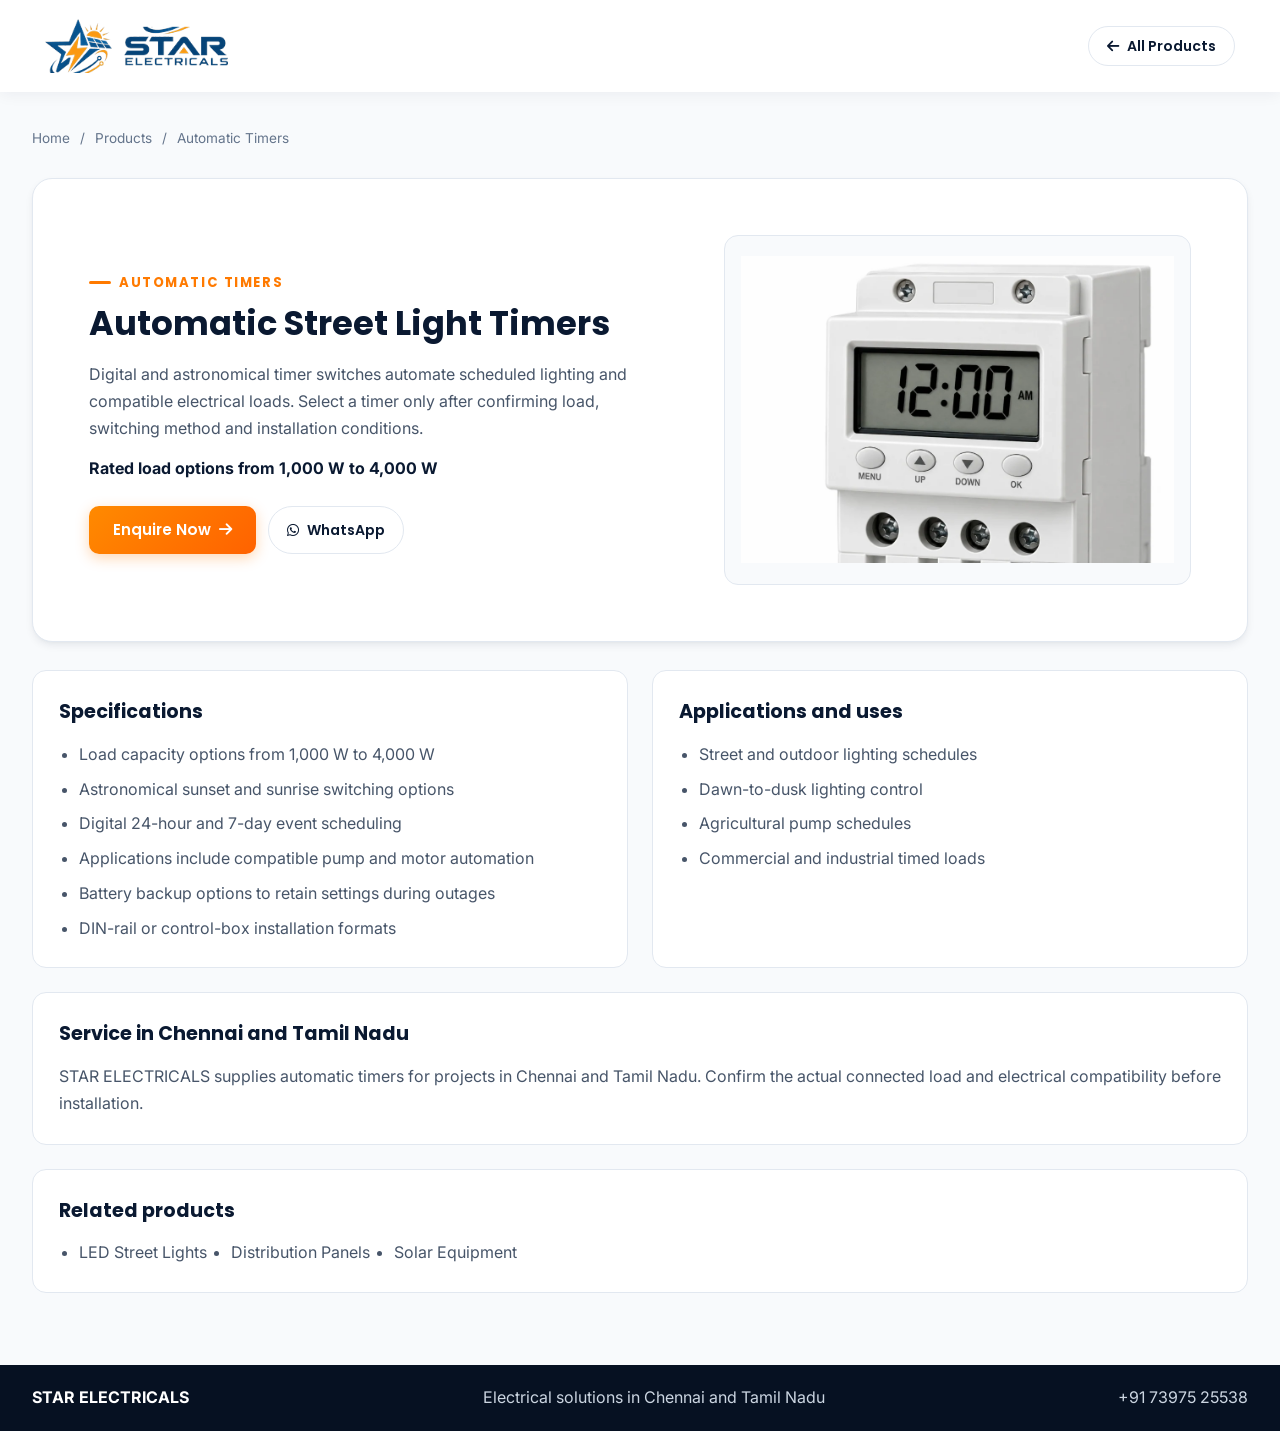
<file: products/automatic-timers/index.html>
<!doctype html>
<html lang="en">
<head>
  <meta charset="UTF-8">
  <meta name="viewport" content="width=device-width, initial-scale=1.0">
  <title>Automatic Street Light Timers 1000W–4000W | STAR ELECTRICALS</title>
  <meta name="description" content="Explore digital and astronomical automatic timers for street lighting and pump automation. 1000W to 4000W solutions from STAR ELECTRICALS.">
  <meta name="robots" content="index, follow">
  <link rel="canonical" href="https://www.starelectrical.net.in/products/automatic-timers/">
  <meta property="og:type" content="product">
  <meta property="og:title" content="Automatic Street Light Timers 1000W–4000W | STAR ELECTRICALS">
  <meta property="og:description" content="Explore digital and astronomical automatic timers for street lighting and pump automation. 1000W to 4000W solutions from STAR ELECTRICALS.">
  <meta property="og:url" content="https://www.starelectrical.net.in/products/automatic-timers/">
  <meta property="og:image" content="https://www.starelectrical.net.in/assets/images/product-timers-hd.webp">
  <link rel="icon" type="image/png" href="/assets/images/favicon.png">
  <link rel="preconnect" href="https://fonts.googleapis.com">
  <link rel="preconnect" href="https://fonts.gstatic.com" crossorigin>
  <link href="https://fonts.googleapis.com/css2?family=Inter:wght@300;400;500;600;700&family=Poppins:wght@500;600;700;800&display=swap" rel="stylesheet">
  <link rel="stylesheet" href="https://cdnjs.cloudflare.com/ajax/libs/font-awesome/6.5.1/css/all.min.css">
  <link rel="stylesheet" href="/styles.css">
  <script type="application/ld+json">{"@context": "https://schema.org", "@type": "Product", "@id": "https://www.starelectrical.net.in/products/automatic-timers/#product", "name": "Automatic Street Light Timers", "description": "Explore digital and astronomical automatic timers for street lighting and pump automation. 1000W to 4000W solutions from STAR ELECTRICALS.", "brand": {"@type": "Brand", "name": "STAR ELECTRICALS"}, "category": "Automatic Timers", "image": "https://www.starelectrical.net.in/assets/images/product-timers-hd.webp"}</script>
  <script type="application/ld+json">{"@context": "https://schema.org", "@type": "BreadcrumbList", "itemListElement": [{"@type": "ListItem", "position": 1, "name": "Home", "item": "https://www.starelectrical.net.in/"}, {"@type": "ListItem", "position": 2, "name": "Products", "item": "https://www.starelectrical.net.in/#products"}, {"@type": "ListItem", "position": 3, "name": "Automatic Timers", "item": "https://www.starelectrical.net.in/products/automatic-timers/"}]}</script>
  <script type="application/ld+json">{"@context":"https://schema.org","@type":"Organization","@id":"https://www.starelectrical.net.in/#organization","name":"STAR ELECTRICALS","url":"https://www.starelectrical.net.in/","logo":"https://www.starelectrical.net.in/assets/images/logo-horizontal.png","email":"starelectrical801@gmail.com","telephone":"+91 73975 25538"}</script>
</head>
<body class="product-detail-page">
  <header class="site-header">
    <div class="container header-container">
      <a href="/" aria-label="STAR ELECTRICALS home"><img src="/assets/images/logo-horizontal.png" alt="STAR ELECTRICALS" class="logo-img"></a>
      <a href="/#products" class="btn-outline-navy"><i class="fa-solid fa-arrow-left" aria-hidden="true"></i> All Products</a>
    </div>
  </header>
  <main class="product-detail-main">
    <div class="container">
      <nav class="product-breadcrumb" aria-label="Breadcrumb"><a href="/">Home</a><span aria-hidden="true">/</span><a href="/#products">Products</a><span aria-hidden="true">/</span><span aria-current="page">Automatic Timers</span></nav>
      <article>
        <div class="product-detail-hero">
          <div class="product-detail-copy">
            <span class="section-tag">Automatic Timers</span>
            <h1 class="section-title">Automatic Street Light Timers</h1>
            <p class="product-detail-lead">Digital and astronomical timer switches automate scheduled lighting and compatible electrical loads. Select a timer only after confirming load, switching method and installation conditions.</p>
            <p class="product-detail-range">Rated load options from 1,000 W to 4,000 W</p>
            <div class="product-detail-actions">
              <a class="btn-primary" href="/#contact">Enquire Now <i class="fa-solid fa-arrow-right" aria-hidden="true"></i></a>
              <a class="btn-outline-navy" href="https://wa.me/917397525538?text=automatic-timers%20enquiry" target="_blank" rel="noopener noreferrer"><i class="fa-brands fa-whatsapp" aria-hidden="true"></i> WhatsApp</a>
            </div>
          </div>
          <div class="product-detail-image"><img src="/assets/images/product-timers-hd.webp" alt="Digital automatic timer for street lighting and pump automation" fetchpriority="high"></div>
        </div>
        <div class="product-detail-content">
          <section aria-labelledby="specifications-heading"><h2 id="specifications-heading">Specifications</h2><ul class="product-detail-list"><li>Load capacity options from 1,000 W to 4,000 W</li>
<li>Astronomical sunset and sunrise switching options</li>
<li>Digital 24-hour and 7-day event scheduling</li>
<li>Applications include compatible pump and motor automation</li>
<li>Battery backup options to retain settings during outages</li>
<li>DIN-rail or control-box installation formats</li></ul></section>
          <section aria-labelledby="applications-heading"><h2 id="applications-heading">Applications and uses</h2><ul class="product-detail-list"><li>Street and outdoor lighting schedules</li>
<li>Dawn-to-dusk lighting control</li>
<li>Agricultural pump schedules</li>
<li>Commercial and industrial timed loads</li></ul></section>
          <section aria-labelledby="service-heading"><h2 id="service-heading">Service in Chennai and Tamil Nadu</h2><p>STAR ELECTRICALS supplies automatic timers for projects in Chennai and Tamil Nadu. Confirm the actual connected load and electrical compatibility before installation.</p></section>
        </div>
        <nav class="related-products" aria-labelledby="related-heading"><h2 id="related-heading">Related products</h2><ul><li><a href="/products/led-street-lights/">LED Street Lights</a></li>
<li><a href="/products/distribution-panels/">Distribution Panels</a></li>
<li><a href="/products/solar-equipment/">Solar Equipment</a></li></ul></nav>
      </article>
    </div>
  </main>
  <footer class="product-detail-footer"><div class="container"><a href="/">STAR ELECTRICALS</a><span>Electrical solutions in Chennai and Tamil Nadu</span><a href="tel:+917397525538">+91 73975 25538</a></div></footer>
</body>
</html>
</file>
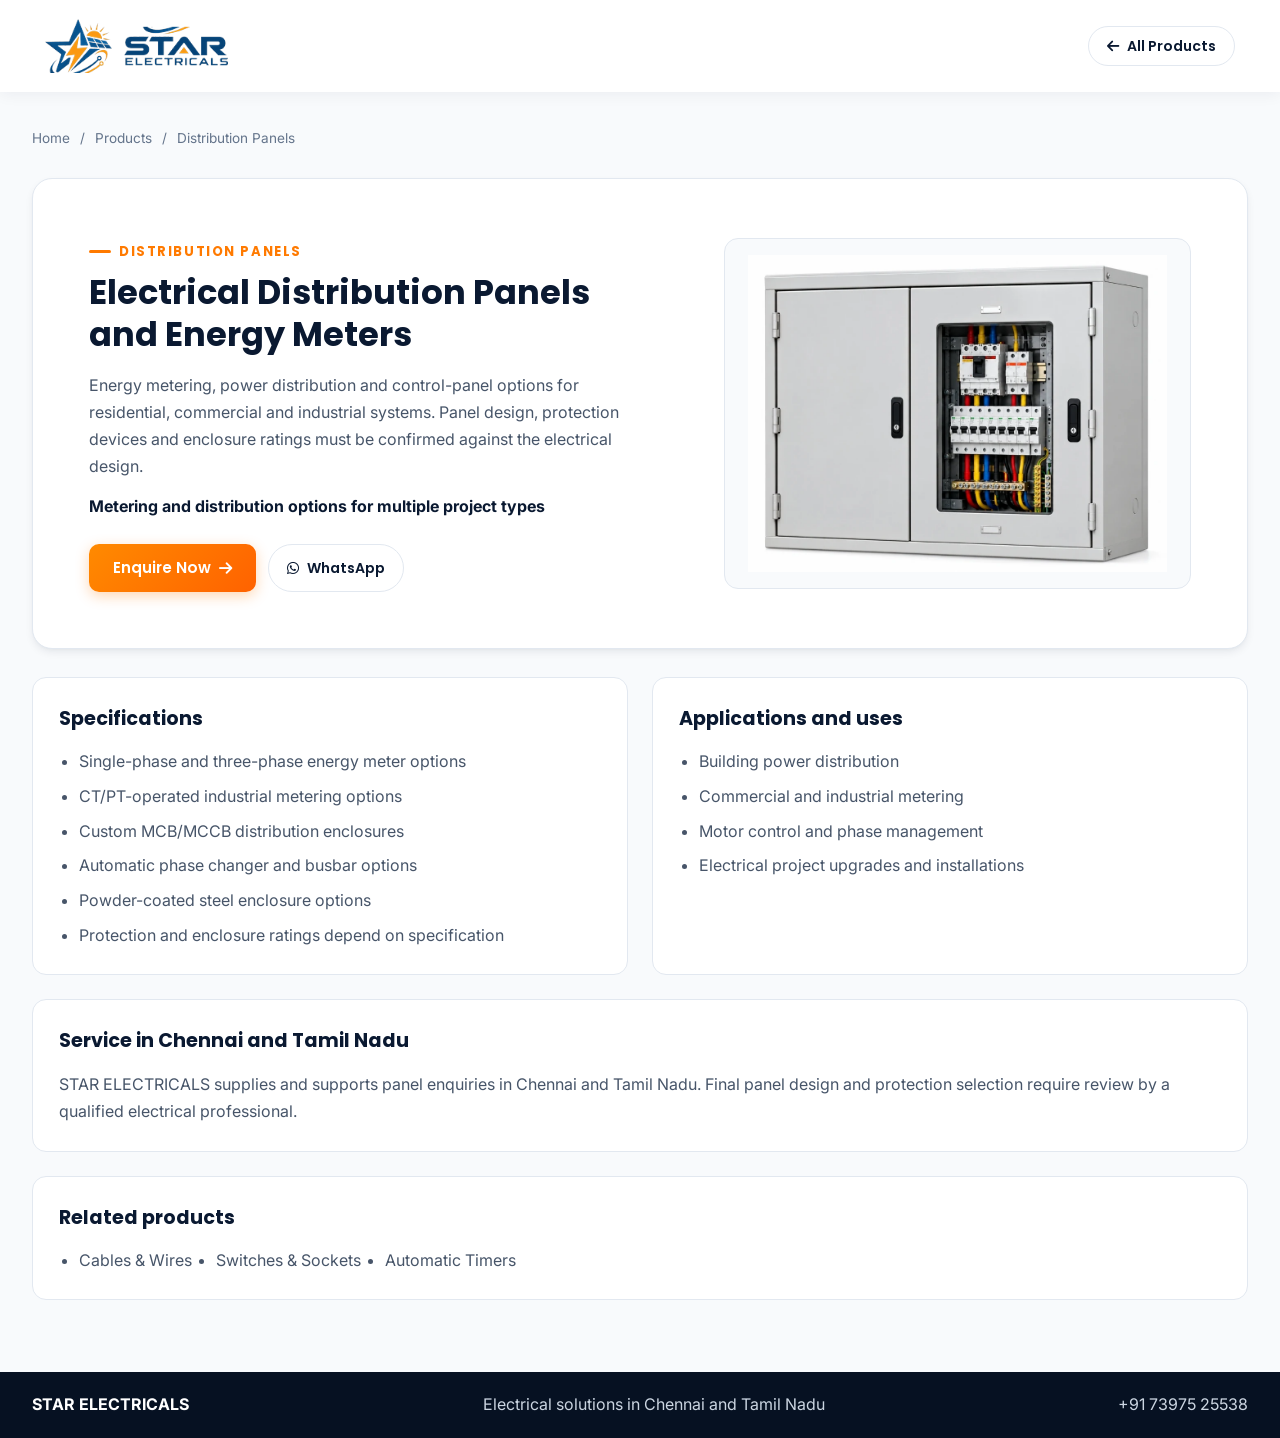
<file: products/distribution-panels/index.html>
<!doctype html>
<html lang="en">
<head>
  <meta charset="UTF-8">
  <meta name="viewport" content="width=device-width, initial-scale=1.0">
  <title>Electrical Distribution Panels &amp; Energy Meters | STAR ELECTRICALS</title>
  <meta name="description" content="Enquire about digital energy meters, custom distribution boards, phase changers and electrical panels from STAR ELECTRICALS for Chennai and Tamil Nadu projects.">
  <meta name="robots" content="index, follow">
  <link rel="canonical" href="https://www.starelectrical.net.in/products/distribution-panels/">
  <meta property="og:type" content="product">
  <meta property="og:title" content="Electrical Distribution Panels &amp; Energy Meters | STAR ELECTRICALS">
  <meta property="og:description" content="Enquire about digital energy meters, custom distribution boards, phase changers and electrical panels from STAR ELECTRICALS for Chennai and Tamil Nadu projects.">
  <meta property="og:url" content="https://www.starelectrical.net.in/products/distribution-panels/">
  <meta property="og:image" content="https://www.starelectrical.net.in/assets/images/product-panels-hd.webp">
  <link rel="icon" type="image/png" href="/assets/images/favicon.png">
  <link rel="preconnect" href="https://fonts.googleapis.com">
  <link rel="preconnect" href="https://fonts.gstatic.com" crossorigin>
  <link href="https://fonts.googleapis.com/css2?family=Inter:wght@300;400;500;600;700&family=Poppins:wght@500;600;700;800&display=swap" rel="stylesheet">
  <link rel="stylesheet" href="https://cdnjs.cloudflare.com/ajax/libs/font-awesome/6.5.1/css/all.min.css">
  <link rel="stylesheet" href="/styles.css">
  <script type="application/ld+json">{"@context": "https://schema.org", "@type": "Product", "@id": "https://www.starelectrical.net.in/products/distribution-panels/#product", "name": "Electrical Distribution Panels and Energy Meters", "description": "Enquire about digital energy meters, custom distribution boards, phase changers and electrical panels from STAR ELECTRICALS for Chennai and Tamil Nadu projects.", "brand": {"@type": "Brand", "name": "STAR ELECTRICALS"}, "category": "Distribution Panels", "image": "https://www.starelectrical.net.in/assets/images/product-panels-hd.webp"}</script>
  <script type="application/ld+json">{"@context": "https://schema.org", "@type": "BreadcrumbList", "itemListElement": [{"@type": "ListItem", "position": 1, "name": "Home", "item": "https://www.starelectrical.net.in/"}, {"@type": "ListItem", "position": 2, "name": "Products", "item": "https://www.starelectrical.net.in/#products"}, {"@type": "ListItem", "position": 3, "name": "Distribution Panels", "item": "https://www.starelectrical.net.in/products/distribution-panels/"}]}</script>
  <script type="application/ld+json">{"@context":"https://schema.org","@type":"Organization","@id":"https://www.starelectrical.net.in/#organization","name":"STAR ELECTRICALS","url":"https://www.starelectrical.net.in/","logo":"https://www.starelectrical.net.in/assets/images/logo-horizontal.png","email":"starelectrical801@gmail.com","telephone":"+91 73975 25538"}</script>
</head>
<body class="product-detail-page">
  <header class="site-header">
    <div class="container header-container">
      <a href="/" aria-label="STAR ELECTRICALS home"><img src="/assets/images/logo-horizontal.png" alt="STAR ELECTRICALS" class="logo-img"></a>
      <a href="/#products" class="btn-outline-navy"><i class="fa-solid fa-arrow-left" aria-hidden="true"></i> All Products</a>
    </div>
  </header>
  <main class="product-detail-main">
    <div class="container">
      <nav class="product-breadcrumb" aria-label="Breadcrumb"><a href="/">Home</a><span aria-hidden="true">/</span><a href="/#products">Products</a><span aria-hidden="true">/</span><span aria-current="page">Distribution Panels</span></nav>
      <article>
        <div class="product-detail-hero">
          <div class="product-detail-copy">
            <span class="section-tag">Distribution Panels</span>
            <h1 class="section-title">Electrical Distribution Panels and Energy Meters</h1>
            <p class="product-detail-lead">Energy metering, power distribution and control-panel options for residential, commercial and industrial systems. Panel design, protection devices and enclosure ratings must be confirmed against the electrical design.</p>
            <p class="product-detail-range">Metering and distribution options for multiple project types</p>
            <div class="product-detail-actions">
              <a class="btn-primary" href="/#contact">Enquire Now <i class="fa-solid fa-arrow-right" aria-hidden="true"></i></a>
              <a class="btn-outline-navy" href="https://wa.me/917397525538?text=distribution-panels%20enquiry" target="_blank" rel="noopener noreferrer"><i class="fa-brands fa-whatsapp" aria-hidden="true"></i> WhatsApp</a>
            </div>
          </div>
          <div class="product-detail-image"><img src="/assets/images/product-panels-hd.webp" alt="Electrical distribution panels and energy meters supplied by STAR ELECTRICALS" fetchpriority="high"></div>
        </div>
        <div class="product-detail-content">
          <section aria-labelledby="specifications-heading"><h2 id="specifications-heading">Specifications</h2><ul class="product-detail-list"><li>Single-phase and three-phase energy meter options</li>
<li>CT/PT-operated industrial metering options</li>
<li>Custom MCB/MCCB distribution enclosures</li>
<li>Automatic phase changer and busbar options</li>
<li>Powder-coated steel enclosure options</li>
<li>Protection and enclosure ratings depend on specification</li></ul></section>
          <section aria-labelledby="applications-heading"><h2 id="applications-heading">Applications and uses</h2><ul class="product-detail-list"><li>Building power distribution</li>
<li>Commercial and industrial metering</li>
<li>Motor control and phase management</li>
<li>Electrical project upgrades and installations</li></ul></section>
          <section aria-labelledby="service-heading"><h2 id="service-heading">Service in Chennai and Tamil Nadu</h2><p>STAR ELECTRICALS supplies and supports panel enquiries in Chennai and Tamil Nadu. Final panel design and protection selection require review by a qualified electrical professional.</p></section>
        </div>
        <nav class="related-products" aria-labelledby="related-heading"><h2 id="related-heading">Related products</h2><ul><li><a href="/products/electrical-cables-wires/">Cables &amp; Wires</a></li>
<li><a href="/products/switches-sockets/">Switches &amp; Sockets</a></li>
<li><a href="/products/automatic-timers/">Automatic Timers</a></li></ul></nav>
      </article>
    </div>
  </main>
  <footer class="product-detail-footer"><div class="container"><a href="/">STAR ELECTRICALS</a><span>Electrical solutions in Chennai and Tamil Nadu</span><a href="tel:+917397525538">+91 73975 25538</a></div></footer>
</body>
</html>
</file>
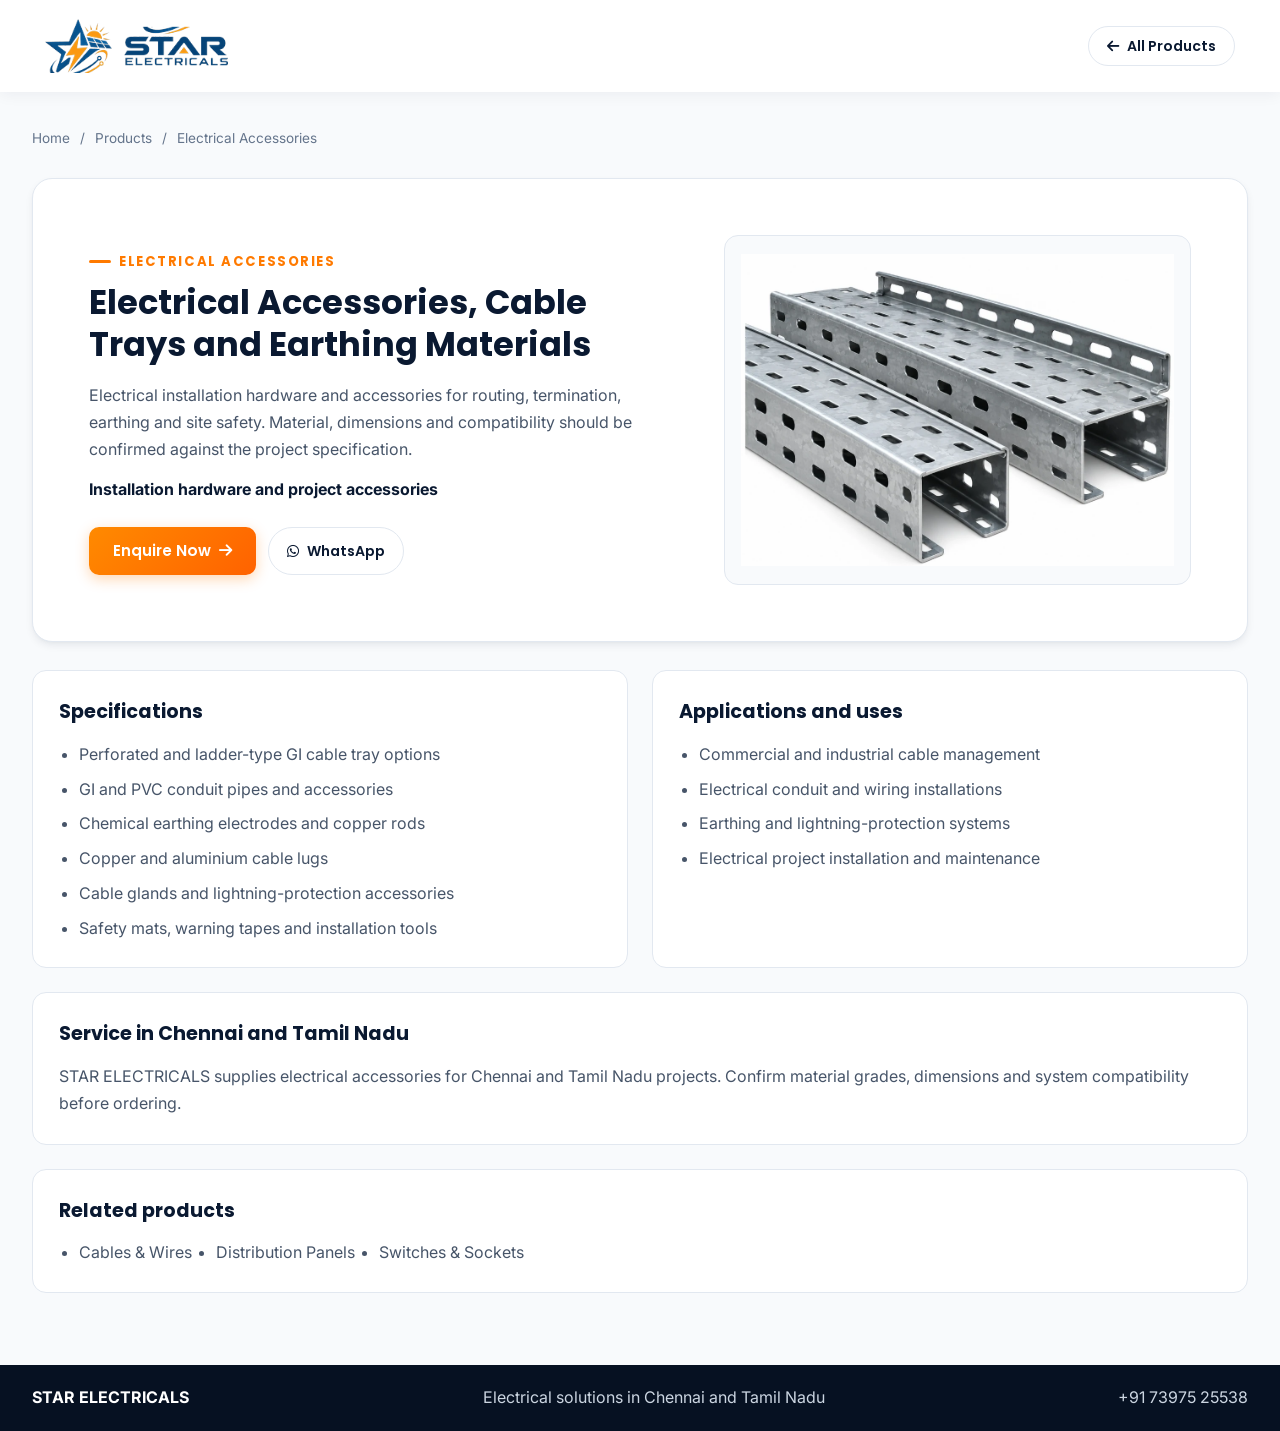
<file: products/electrical-accessories/index.html>
<!doctype html>
<html lang="en">
<head>
  <meta charset="UTF-8">
  <meta name="viewport" content="width=device-width, initial-scale=1.0">
  <title>Electrical Accessories, GI Cable Trays &amp; Earthing | STAR ELECTRICALS</title>
  <meta name="description" content="Explore GI cable trays, conduits, earthing electrodes, cable lugs and electrical installation accessories from STAR ELECTRICALS in Chennai and Tamil Nadu.">
  <meta name="robots" content="index, follow">
  <link rel="canonical" href="https://www.starelectrical.net.in/products/electrical-accessories/">
  <meta property="og:type" content="product">
  <meta property="og:title" content="Electrical Accessories, GI Cable Trays &amp; Earthing | STAR ELECTRICALS">
  <meta property="og:description" content="Explore GI cable trays, conduits, earthing electrodes, cable lugs and electrical installation accessories from STAR ELECTRICALS in Chennai and Tamil Nadu.">
  <meta property="og:url" content="https://www.starelectrical.net.in/products/electrical-accessories/">
  <meta property="og:image" content="https://www.starelectrical.net.in/assets/images/product-other-hd.webp">
  <link rel="icon" type="image/png" href="/assets/images/favicon.png">
  <link rel="preconnect" href="https://fonts.googleapis.com">
  <link rel="preconnect" href="https://fonts.gstatic.com" crossorigin>
  <link href="https://fonts.googleapis.com/css2?family=Inter:wght@300;400;500;600;700&family=Poppins:wght@500;600;700;800&display=swap" rel="stylesheet">
  <link rel="stylesheet" href="https://cdnjs.cloudflare.com/ajax/libs/font-awesome/6.5.1/css/all.min.css">
  <link rel="stylesheet" href="/styles.css">
  <script type="application/ld+json">{"@context": "https://schema.org", "@type": "Product", "@id": "https://www.starelectrical.net.in/products/electrical-accessories/#product", "name": "Electrical Accessories, Cable Trays and Earthing Materials", "description": "Explore GI cable trays, conduits, earthing electrodes, cable lugs and electrical installation accessories from STAR ELECTRICALS in Chennai and Tamil Nadu.", "brand": {"@type": "Brand", "name": "STAR ELECTRICALS"}, "category": "Electrical Accessories", "image": "https://www.starelectrical.net.in/assets/images/product-other-hd.webp"}</script>
  <script type="application/ld+json">{"@context": "https://schema.org", "@type": "BreadcrumbList", "itemListElement": [{"@type": "ListItem", "position": 1, "name": "Home", "item": "https://www.starelectrical.net.in/"}, {"@type": "ListItem", "position": 2, "name": "Products", "item": "https://www.starelectrical.net.in/#products"}, {"@type": "ListItem", "position": 3, "name": "Electrical Accessories", "item": "https://www.starelectrical.net.in/products/electrical-accessories/"}]}</script>
  <script type="application/ld+json">{"@context":"https://schema.org","@type":"Organization","@id":"https://www.starelectrical.net.in/#organization","name":"STAR ELECTRICALS","url":"https://www.starelectrical.net.in/","logo":"https://www.starelectrical.net.in/assets/images/logo-horizontal.png","email":"starelectrical801@gmail.com","telephone":"+91 73975 25538"}</script>
</head>
<body class="product-detail-page">
  <header class="site-header">
    <div class="container header-container">
      <a href="/" aria-label="STAR ELECTRICALS home"><img src="/assets/images/logo-horizontal.png" alt="STAR ELECTRICALS" class="logo-img"></a>
      <a href="/#products" class="btn-outline-navy"><i class="fa-solid fa-arrow-left" aria-hidden="true"></i> All Products</a>
    </div>
  </header>
  <main class="product-detail-main">
    <div class="container">
      <nav class="product-breadcrumb" aria-label="Breadcrumb"><a href="/">Home</a><span aria-hidden="true">/</span><a href="/#products">Products</a><span aria-hidden="true">/</span><span aria-current="page">Electrical Accessories</span></nav>
      <article>
        <div class="product-detail-hero">
          <div class="product-detail-copy">
            <span class="section-tag">Electrical Accessories</span>
            <h1 class="section-title">Electrical Accessories, Cable Trays and Earthing Materials</h1>
            <p class="product-detail-lead">Electrical installation hardware and accessories for routing, termination, earthing and site safety. Material, dimensions and compatibility should be confirmed against the project specification.</p>
            <p class="product-detail-range">Installation hardware and project accessories</p>
            <div class="product-detail-actions">
              <a class="btn-primary" href="/#contact">Enquire Now <i class="fa-solid fa-arrow-right" aria-hidden="true"></i></a>
              <a class="btn-outline-navy" href="https://wa.me/917397525538?text=electrical-accessories%20enquiry" target="_blank" rel="noopener noreferrer"><i class="fa-brands fa-whatsapp" aria-hidden="true"></i> WhatsApp</a>
            </div>
          </div>
          <div class="product-detail-image"><img src="/assets/images/product-other-hd.webp" alt="Electrical cable trays, conduits and installation accessories supplied by STAR ELECTRICALS" fetchpriority="high"></div>
        </div>
        <div class="product-detail-content">
          <section aria-labelledby="specifications-heading"><h2 id="specifications-heading">Specifications</h2><ul class="product-detail-list"><li>Perforated and ladder-type GI cable tray options</li>
<li>GI and PVC conduit pipes and accessories</li>
<li>Chemical earthing electrodes and copper rods</li>
<li>Copper and aluminium cable lugs</li>
<li>Cable glands and lightning-protection accessories</li>
<li>Safety mats, warning tapes and installation tools</li></ul></section>
          <section aria-labelledby="applications-heading"><h2 id="applications-heading">Applications and uses</h2><ul class="product-detail-list"><li>Commercial and industrial cable management</li>
<li>Electrical conduit and wiring installations</li>
<li>Earthing and lightning-protection systems</li>
<li>Electrical project installation and maintenance</li></ul></section>
          <section aria-labelledby="service-heading"><h2 id="service-heading">Service in Chennai and Tamil Nadu</h2><p>STAR ELECTRICALS supplies electrical accessories for Chennai and Tamil Nadu projects. Confirm material grades, dimensions and system compatibility before ordering.</p></section>
        </div>
        <nav class="related-products" aria-labelledby="related-heading"><h2 id="related-heading">Related products</h2><ul><li><a href="/products/electrical-cables-wires/">Cables &amp; Wires</a></li>
<li><a href="/products/distribution-panels/">Distribution Panels</a></li>
<li><a href="/products/switches-sockets/">Switches &amp; Sockets</a></li></ul></nav>
      </article>
    </div>
  </main>
  <footer class="product-detail-footer"><div class="container"><a href="/">STAR ELECTRICALS</a><span>Electrical solutions in Chennai and Tamil Nadu</span><a href="tel:+917397525538">+91 73975 25538</a></div></footer>
</body>
</html>
</file>
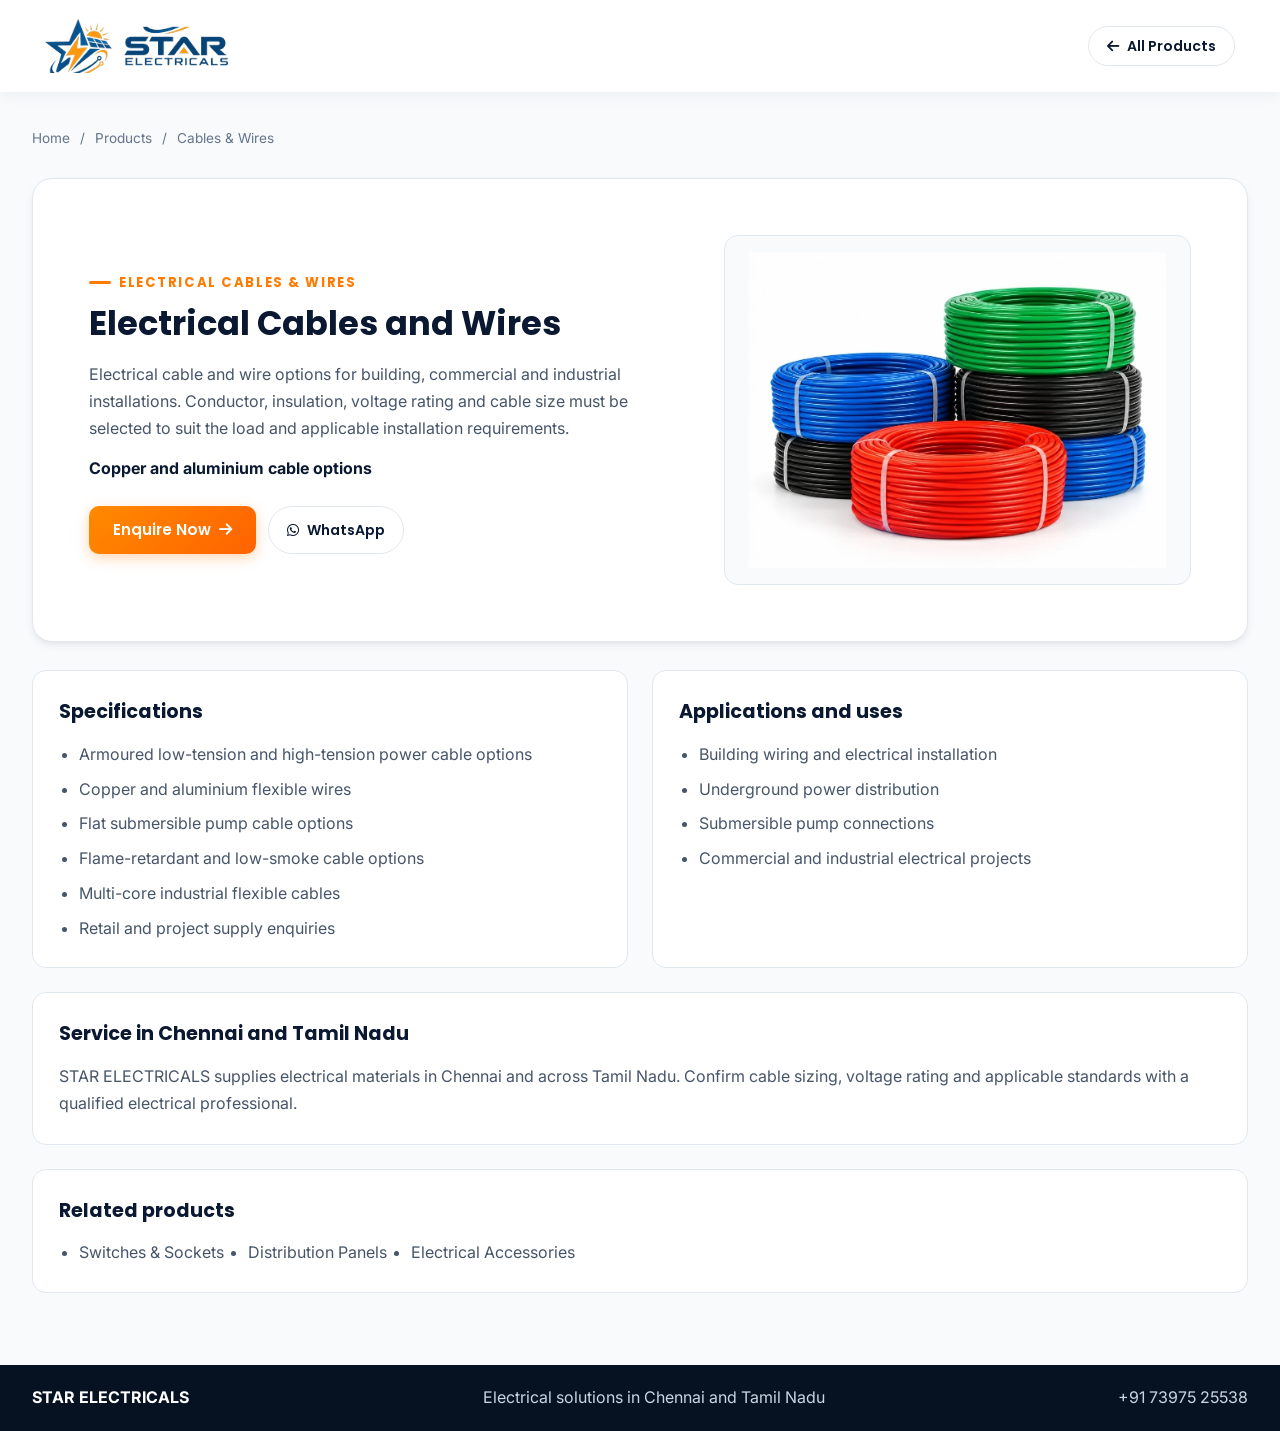
<file: products/electrical-cables-wires/index.html>
<!doctype html>
<html lang="en">
<head>
  <meta charset="UTF-8">
  <meta name="viewport" content="width=device-width, initial-scale=1.0">
  <title>Electrical Cables &amp; Wires Suppliers in Chennai | STAR ELECTRICALS</title>
  <meta name="description" content="Enquire about copper and aluminium power cables, flexible house wires, armoured LT/HT cables and submersible pump cables from STAR ELECTRICALS in Chennai and Tamil Nadu.">
  <meta name="robots" content="index, follow">
  <link rel="canonical" href="https://www.starelectrical.net.in/products/electrical-cables-wires/">
  <meta property="og:type" content="product">
  <meta property="og:title" content="Electrical Cables &amp; Wires Suppliers in Chennai | STAR ELECTRICALS">
  <meta property="og:description" content="Enquire about copper and aluminium power cables, flexible house wires, armoured LT/HT cables and submersible pump cables from STAR ELECTRICALS in Chennai and Tamil Nadu.">
  <meta property="og:url" content="https://www.starelectrical.net.in/products/electrical-cables-wires/">
  <meta property="og:image" content="https://www.starelectrical.net.in/assets/images/product-cables-hd.webp">
  <link rel="icon" type="image/png" href="/assets/images/favicon.png">
  <link rel="preconnect" href="https://fonts.googleapis.com">
  <link rel="preconnect" href="https://fonts.gstatic.com" crossorigin>
  <link href="https://fonts.googleapis.com/css2?family=Inter:wght@300;400;500;600;700&family=Poppins:wght@500;600;700;800&display=swap" rel="stylesheet">
  <link rel="stylesheet" href="https://cdnjs.cloudflare.com/ajax/libs/font-awesome/6.5.1/css/all.min.css">
  <link rel="stylesheet" href="/styles.css">
  <script type="application/ld+json">{"@context": "https://schema.org", "@type": "Product", "@id": "https://www.starelectrical.net.in/products/electrical-cables-wires/#product", "name": "Electrical Cables and Wires", "description": "Enquire about copper and aluminium power cables, flexible house wires, armoured LT/HT cables and submersible pump cables from STAR ELECTRICALS in Chennai and Tamil Nadu.", "brand": {"@type": "Brand", "name": "STAR ELECTRICALS"}, "category": "Electrical Cables & Wires", "image": "https://www.starelectrical.net.in/assets/images/product-cables-hd.webp"}</script>
  <script type="application/ld+json">{"@context": "https://schema.org", "@type": "BreadcrumbList", "itemListElement": [{"@type": "ListItem", "position": 1, "name": "Home", "item": "https://www.starelectrical.net.in/"}, {"@type": "ListItem", "position": 2, "name": "Products", "item": "https://www.starelectrical.net.in/#products"}, {"@type": "ListItem", "position": 3, "name": "Cables & Wires", "item": "https://www.starelectrical.net.in/products/electrical-cables-wires/"}]}</script>
  <script type="application/ld+json">{"@context":"https://schema.org","@type":"Organization","@id":"https://www.starelectrical.net.in/#organization","name":"STAR ELECTRICALS","url":"https://www.starelectrical.net.in/","logo":"https://www.starelectrical.net.in/assets/images/logo-horizontal.png","email":"starelectrical801@gmail.com","telephone":"+91 73975 25538"}</script>
</head>
<body class="product-detail-page">
  <header class="site-header">
    <div class="container header-container">
      <a href="/" aria-label="STAR ELECTRICALS home"><img src="/assets/images/logo-horizontal.png" alt="STAR ELECTRICALS" class="logo-img"></a>
      <a href="/#products" class="btn-outline-navy"><i class="fa-solid fa-arrow-left" aria-hidden="true"></i> All Products</a>
    </div>
  </header>
  <main class="product-detail-main">
    <div class="container">
      <nav class="product-breadcrumb" aria-label="Breadcrumb"><a href="/">Home</a><span aria-hidden="true">/</span><a href="/#products">Products</a><span aria-hidden="true">/</span><span aria-current="page">Cables &amp; Wires</span></nav>
      <article>
        <div class="product-detail-hero">
          <div class="product-detail-copy">
            <span class="section-tag">Electrical Cables &amp; Wires</span>
            <h1 class="section-title">Electrical Cables and Wires</h1>
            <p class="product-detail-lead">Electrical cable and wire options for building, commercial and industrial installations. Conductor, insulation, voltage rating and cable size must be selected to suit the load and applicable installation requirements.</p>
            <p class="product-detail-range">Copper and aluminium cable options</p>
            <div class="product-detail-actions">
              <a class="btn-primary" href="/#contact">Enquire Now <i class="fa-solid fa-arrow-right" aria-hidden="true"></i></a>
              <a class="btn-outline-navy" href="https://wa.me/917397525538?text=electrical-cables-wires%20enquiry" target="_blank" rel="noopener noreferrer"><i class="fa-brands fa-whatsapp" aria-hidden="true"></i> WhatsApp</a>
            </div>
          </div>
          <div class="product-detail-image"><img src="/assets/images/product-cables-hd.webp" alt="Electrical power cables and wires supplied by STAR ELECTRICALS" fetchpriority="high"></div>
        </div>
        <div class="product-detail-content">
          <section aria-labelledby="specifications-heading"><h2 id="specifications-heading">Specifications</h2><ul class="product-detail-list"><li>Armoured low-tension and high-tension power cable options</li>
<li>Copper and aluminium flexible wires</li>
<li>Flat submersible pump cable options</li>
<li>Flame-retardant and low-smoke cable options</li>
<li>Multi-core industrial flexible cables</li>
<li>Retail and project supply enquiries</li></ul></section>
          <section aria-labelledby="applications-heading"><h2 id="applications-heading">Applications and uses</h2><ul class="product-detail-list"><li>Building wiring and electrical installation</li>
<li>Underground power distribution</li>
<li>Submersible pump connections</li>
<li>Commercial and industrial electrical projects</li></ul></section>
          <section aria-labelledby="service-heading"><h2 id="service-heading">Service in Chennai and Tamil Nadu</h2><p>STAR ELECTRICALS supplies electrical materials in Chennai and across Tamil Nadu. Confirm cable sizing, voltage rating and applicable standards with a qualified electrical professional.</p></section>
        </div>
        <nav class="related-products" aria-labelledby="related-heading"><h2 id="related-heading">Related products</h2><ul><li><a href="/products/switches-sockets/">Switches &amp; Sockets</a></li>
<li><a href="/products/distribution-panels/">Distribution Panels</a></li>
<li><a href="/products/electrical-accessories/">Electrical Accessories</a></li></ul></nav>
      </article>
    </div>
  </main>
  <footer class="product-detail-footer"><div class="container"><a href="/">STAR ELECTRICALS</a><span>Electrical solutions in Chennai and Tamil Nadu</span><a href="tel:+917397525538">+91 73975 25538</a></div></footer>
</body>
</html>
</file>
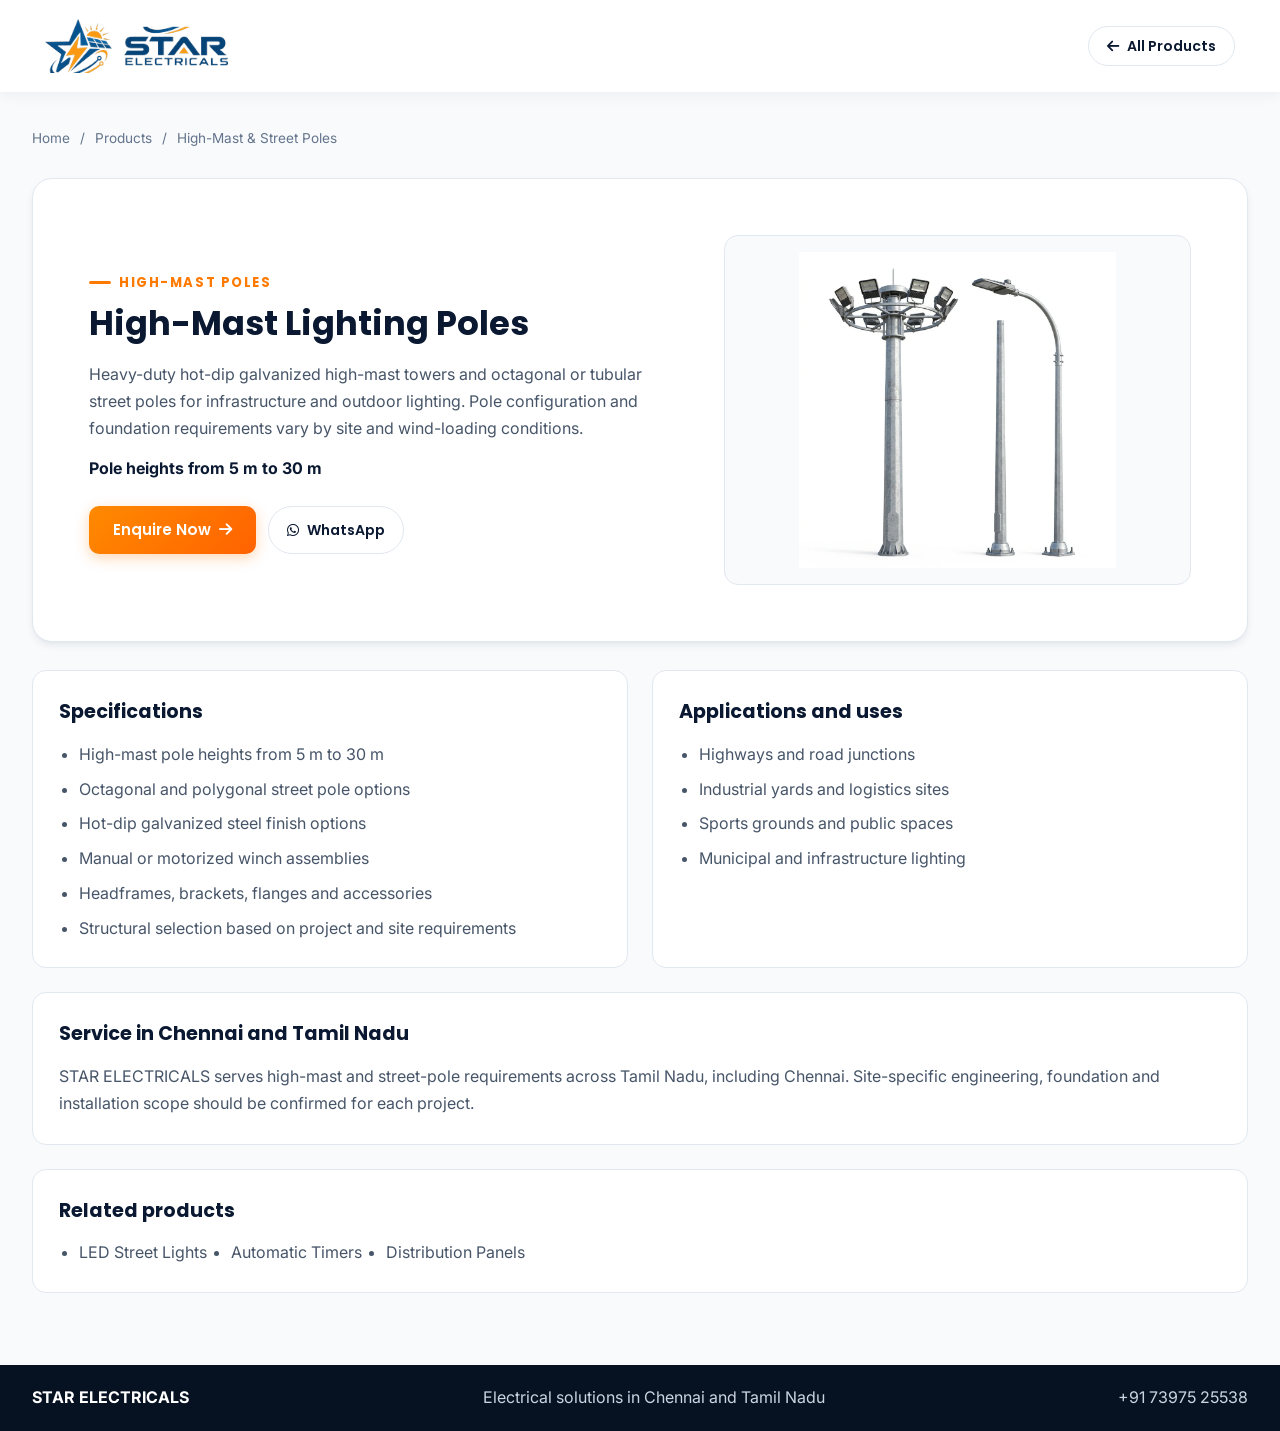
<file: products/high-mast-lighting-poles/index.html>
<!doctype html>
<html lang="en">
<head>
  <meta charset="UTF-8">
  <meta name="viewport" content="width=device-width, initial-scale=1.0">
  <title>High Mast Lighting Poles in Tamil Nadu | STAR ELECTRICALS</title>
  <meta name="description" content="Explore galvanized high-mast towers and street lighting poles from 5m to 30m for highways, industrial sites and public spaces. Enquire with STAR ELECTRICALS in Tamil Nadu.">
  <meta name="robots" content="index, follow">
  <link rel="canonical" href="https://www.starelectrical.net.in/products/high-mast-lighting-poles/">
  <meta property="og:type" content="product">
  <meta property="og:title" content="High Mast Lighting Poles in Tamil Nadu | STAR ELECTRICALS">
  <meta property="og:description" content="Explore galvanized high-mast towers and street lighting poles from 5m to 30m for highways, industrial sites and public spaces. Enquire with STAR ELECTRICALS in Tamil Nadu.">
  <meta property="og:url" content="https://www.starelectrical.net.in/products/high-mast-lighting-poles/">
  <meta property="og:image" content="https://www.starelectrical.net.in/assets/images/product-pole-hd.webp">
  <link rel="icon" type="image/png" href="/assets/images/favicon.png">
  <link rel="preconnect" href="https://fonts.googleapis.com">
  <link rel="preconnect" href="https://fonts.gstatic.com" crossorigin>
  <link href="https://fonts.googleapis.com/css2?family=Inter:wght@300;400;500;600;700&family=Poppins:wght@500;600;700;800&display=swap" rel="stylesheet">
  <link rel="stylesheet" href="https://cdnjs.cloudflare.com/ajax/libs/font-awesome/6.5.1/css/all.min.css">
  <link rel="stylesheet" href="/styles.css">
  <script type="application/ld+json">{"@context": "https://schema.org", "@type": "Product", "@id": "https://www.starelectrical.net.in/products/high-mast-lighting-poles/#product", "name": "High-Mast Lighting Poles", "description": "Explore galvanized high-mast towers and street lighting poles from 5m to 30m for highways, industrial sites and public spaces. Enquire with STAR ELECTRICALS in Tamil Nadu.", "brand": {"@type": "Brand", "name": "STAR ELECTRICALS"}, "category": "High-Mast Poles", "image": "https://www.starelectrical.net.in/assets/images/product-pole-hd.webp"}</script>
  <script type="application/ld+json">{"@context": "https://schema.org", "@type": "BreadcrumbList", "itemListElement": [{"@type": "ListItem", "position": 1, "name": "Home", "item": "https://www.starelectrical.net.in/"}, {"@type": "ListItem", "position": 2, "name": "Products", "item": "https://www.starelectrical.net.in/#products"}, {"@type": "ListItem", "position": 3, "name": "High-Mast & Street Poles", "item": "https://www.starelectrical.net.in/products/high-mast-lighting-poles/"}]}</script>
  <script type="application/ld+json">{"@context":"https://schema.org","@type":"Organization","@id":"https://www.starelectrical.net.in/#organization","name":"STAR ELECTRICALS","url":"https://www.starelectrical.net.in/","logo":"https://www.starelectrical.net.in/assets/images/logo-horizontal.png","email":"starelectrical801@gmail.com","telephone":"+91 73975 25538"}</script>
</head>
<body class="product-detail-page">
  <header class="site-header">
    <div class="container header-container">
      <a href="/" aria-label="STAR ELECTRICALS home"><img src="/assets/images/logo-horizontal.png" alt="STAR ELECTRICALS" class="logo-img"></a>
      <a href="/#products" class="btn-outline-navy"><i class="fa-solid fa-arrow-left" aria-hidden="true"></i> All Products</a>
    </div>
  </header>
  <main class="product-detail-main">
    <div class="container">
      <nav class="product-breadcrumb" aria-label="Breadcrumb"><a href="/">Home</a><span aria-hidden="true">/</span><a href="/#products">Products</a><span aria-hidden="true">/</span><span aria-current="page">High-Mast &amp; Street Poles</span></nav>
      <article>
        <div class="product-detail-hero">
          <div class="product-detail-copy">
            <span class="section-tag">High-Mast Poles</span>
            <h1 class="section-title">High-Mast Lighting Poles</h1>
            <p class="product-detail-lead">Heavy-duty hot-dip galvanized high-mast towers and octagonal or tubular street poles for infrastructure and outdoor lighting. Pole configuration and foundation requirements vary by site and wind-loading conditions.</p>
            <p class="product-detail-range">Pole heights from 5 m to 30 m</p>
            <div class="product-detail-actions">
              <a class="btn-primary" href="/#contact">Enquire Now <i class="fa-solid fa-arrow-right" aria-hidden="true"></i></a>
              <a class="btn-outline-navy" href="https://wa.me/917397525538?text=high-mast-lighting-poles%20enquiry" target="_blank" rel="noopener noreferrer"><i class="fa-brands fa-whatsapp" aria-hidden="true"></i> WhatsApp</a>
            </div>
          </div>
          <div class="product-detail-image"><img src="/assets/images/product-pole-hd.webp" alt="High-mast lighting pole equipment supplied by STAR ELECTRICALS" fetchpriority="high"></div>
        </div>
        <div class="product-detail-content">
          <section aria-labelledby="specifications-heading"><h2 id="specifications-heading">Specifications</h2><ul class="product-detail-list"><li>High-mast pole heights from 5 m to 30 m</li>
<li>Octagonal and polygonal street pole options</li>
<li>Hot-dip galvanized steel finish options</li>
<li>Manual or motorized winch assemblies</li>
<li>Headframes, brackets, flanges and accessories</li>
<li>Structural selection based on project and site requirements</li></ul></section>
          <section aria-labelledby="applications-heading"><h2 id="applications-heading">Applications and uses</h2><ul class="product-detail-list"><li>Highways and road junctions</li>
<li>Industrial yards and logistics sites</li>
<li>Sports grounds and public spaces</li>
<li>Municipal and infrastructure lighting</li></ul></section>
          <section aria-labelledby="service-heading"><h2 id="service-heading">Service in Chennai and Tamil Nadu</h2><p>STAR ELECTRICALS serves high-mast and street-pole requirements across Tamil Nadu, including Chennai. Site-specific engineering, foundation and installation scope should be confirmed for each project.</p></section>
        </div>
        <nav class="related-products" aria-labelledby="related-heading"><h2 id="related-heading">Related products</h2><ul><li><a href="/products/led-street-lights/">LED Street Lights</a></li>
<li><a href="/products/automatic-timers/">Automatic Timers</a></li>
<li><a href="/products/distribution-panels/">Distribution Panels</a></li></ul></nav>
      </article>
    </div>
  </main>
  <footer class="product-detail-footer"><div class="container"><a href="/">STAR ELECTRICALS</a><span>Electrical solutions in Chennai and Tamil Nadu</span><a href="tel:+917397525538">+91 73975 25538</a></div></footer>
</body>
</html>
</file>
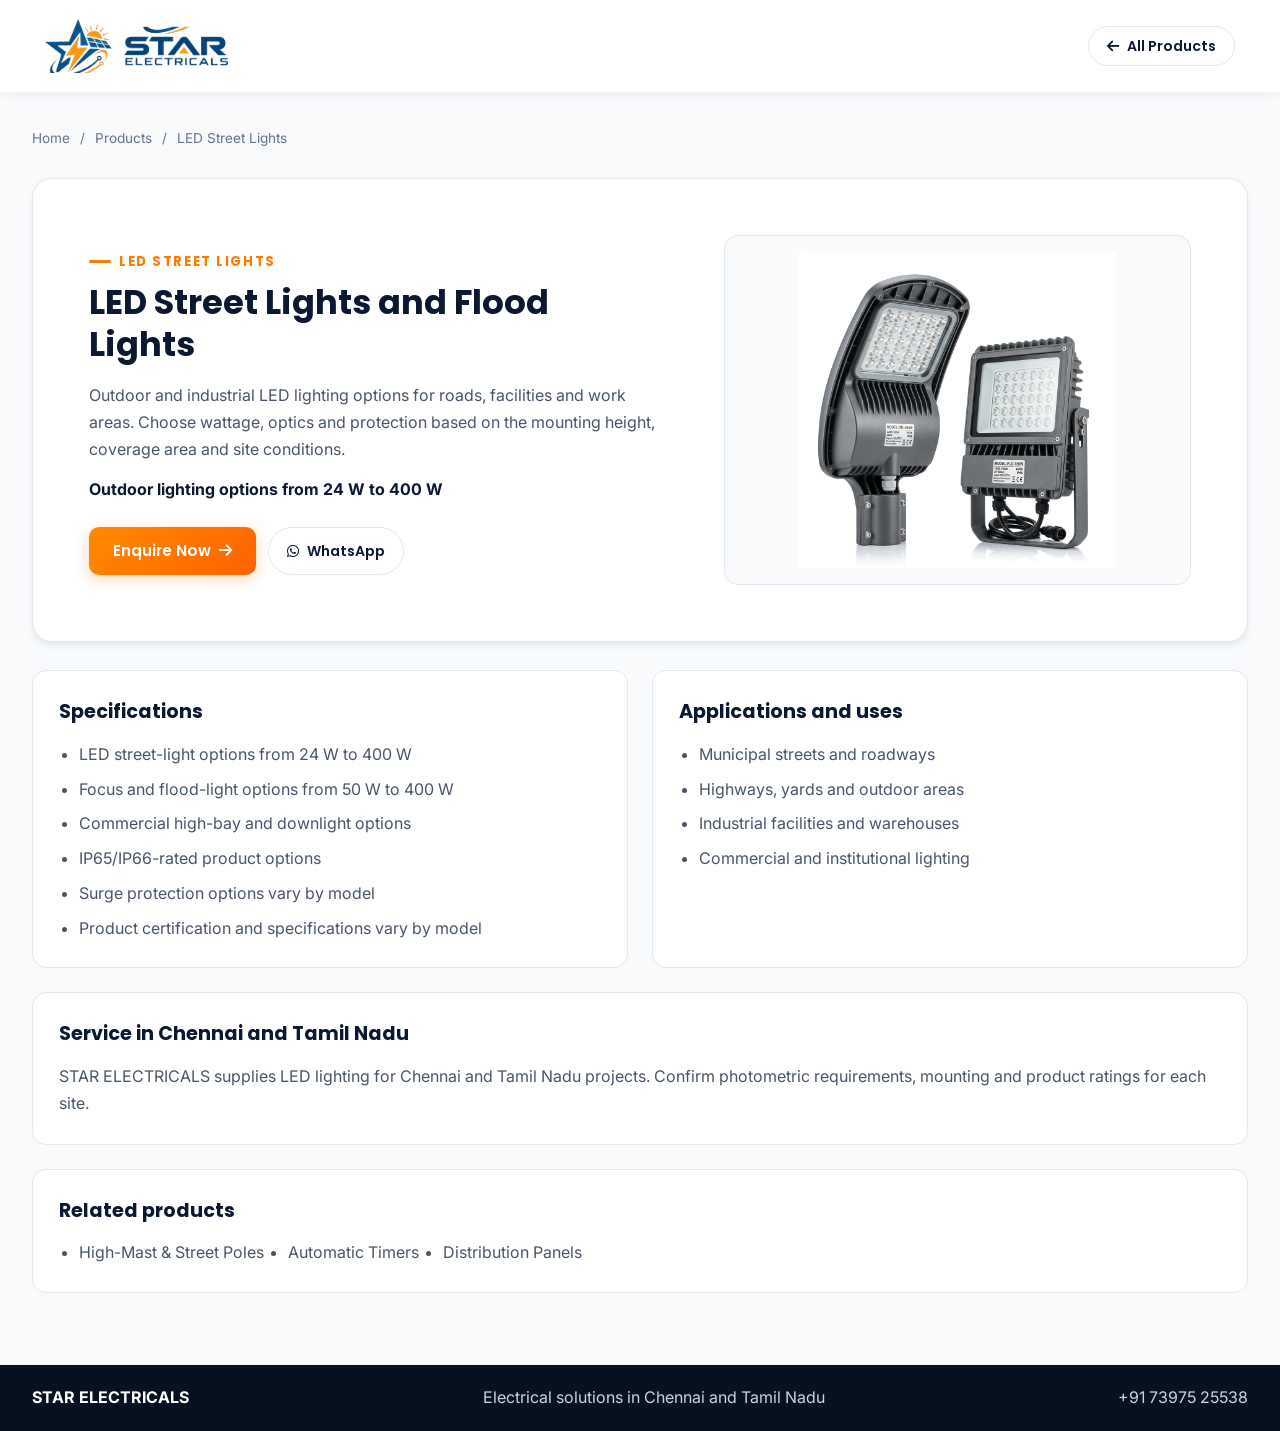
<file: products/led-street-lights/index.html>
<!doctype html>
<html lang="en">
<head>
  <meta charset="UTF-8">
  <meta name="viewport" content="width=device-width, initial-scale=1.0">
  <title>LED Street Lights 24W–400W in Chennai | STAR ELECTRICALS</title>
  <meta name="description" content="Explore energy-efficient LED street lights, flood lights and industrial high bay lights from 24W to 400W. Contact STAR ELECTRICALS for enquiries.">
  <meta name="robots" content="index, follow">
  <link rel="canonical" href="https://www.starelectrical.net.in/products/led-street-lights/">
  <meta property="og:type" content="product">
  <meta property="og:title" content="LED Street Lights 24W–400W in Chennai | STAR ELECTRICALS">
  <meta property="og:description" content="Explore energy-efficient LED street lights, flood lights and industrial high bay lights from 24W to 400W. Contact STAR ELECTRICALS for enquiries.">
  <meta property="og:url" content="https://www.starelectrical.net.in/products/led-street-lights/">
  <meta property="og:image" content="https://www.starelectrical.net.in/assets/images/product-led-hd.webp">
  <link rel="icon" type="image/png" href="/assets/images/favicon.png">
  <link rel="preconnect" href="https://fonts.googleapis.com">
  <link rel="preconnect" href="https://fonts.gstatic.com" crossorigin>
  <link href="https://fonts.googleapis.com/css2?family=Inter:wght@300;400;500;600;700&family=Poppins:wght@500;600;700;800&display=swap" rel="stylesheet">
  <link rel="stylesheet" href="https://cdnjs.cloudflare.com/ajax/libs/font-awesome/6.5.1/css/all.min.css">
  <link rel="stylesheet" href="/styles.css">
  <script type="application/ld+json">{"@context": "https://schema.org", "@type": "Product", "@id": "https://www.starelectrical.net.in/products/led-street-lights/#product", "name": "LED Street Lights and Flood Lights", "description": "Explore energy-efficient LED street lights, flood lights and industrial high bay lights from 24W to 400W. Contact STAR ELECTRICALS for enquiries.", "brand": {"@type": "Brand", "name": "STAR ELECTRICALS"}, "category": "LED Street Lights", "image": "https://www.starelectrical.net.in/assets/images/product-led-hd.webp"}</script>
  <script type="application/ld+json">{"@context": "https://schema.org", "@type": "BreadcrumbList", "itemListElement": [{"@type": "ListItem", "position": 1, "name": "Home", "item": "https://www.starelectrical.net.in/"}, {"@type": "ListItem", "position": 2, "name": "Products", "item": "https://www.starelectrical.net.in/#products"}, {"@type": "ListItem", "position": 3, "name": "LED Street Lights", "item": "https://www.starelectrical.net.in/products/led-street-lights/"}]}</script>
  <script type="application/ld+json">{"@context":"https://schema.org","@type":"Organization","@id":"https://www.starelectrical.net.in/#organization","name":"STAR ELECTRICALS","url":"https://www.starelectrical.net.in/","logo":"https://www.starelectrical.net.in/assets/images/logo-horizontal.png","email":"starelectrical801@gmail.com","telephone":"+91 73975 25538"}</script>
</head>
<body class="product-detail-page">
  <header class="site-header">
    <div class="container header-container">
      <a href="/" aria-label="STAR ELECTRICALS home"><img src="/assets/images/logo-horizontal.png" alt="STAR ELECTRICALS" class="logo-img"></a>
      <a href="/#products" class="btn-outline-navy"><i class="fa-solid fa-arrow-left" aria-hidden="true"></i> All Products</a>
    </div>
  </header>
  <main class="product-detail-main">
    <div class="container">
      <nav class="product-breadcrumb" aria-label="Breadcrumb"><a href="/">Home</a><span aria-hidden="true">/</span><a href="/#products">Products</a><span aria-hidden="true">/</span><span aria-current="page">LED Street Lights</span></nav>
      <article>
        <div class="product-detail-hero">
          <div class="product-detail-copy">
            <span class="section-tag">LED Street Lights</span>
            <h1 class="section-title">LED Street Lights and Flood Lights</h1>
            <p class="product-detail-lead">Outdoor and industrial LED lighting options for roads, facilities and work areas. Choose wattage, optics and protection based on the mounting height, coverage area and site conditions.</p>
            <p class="product-detail-range">Outdoor lighting options from 24 W to 400 W</p>
            <div class="product-detail-actions">
              <a class="btn-primary" href="/#contact">Enquire Now <i class="fa-solid fa-arrow-right" aria-hidden="true"></i></a>
              <a class="btn-outline-navy" href="https://wa.me/917397525538?text=led-street-lights%20enquiry" target="_blank" rel="noopener noreferrer"><i class="fa-brands fa-whatsapp" aria-hidden="true"></i> WhatsApp</a>
            </div>
          </div>
          <div class="product-detail-image"><img src="/assets/images/product-led-hd.webp" alt="LED street lighting equipment supplied by STAR ELECTRICALS" fetchpriority="high"></div>
        </div>
        <div class="product-detail-content">
          <section aria-labelledby="specifications-heading"><h2 id="specifications-heading">Specifications</h2><ul class="product-detail-list"><li>LED street-light options from 24 W to 400 W</li>
<li>Focus and flood-light options from 50 W to 400 W</li>
<li>Commercial high-bay and downlight options</li>
<li>IP65/IP66-rated product options</li>
<li>Surge protection options vary by model</li>
<li>Product certification and specifications vary by model</li></ul></section>
          <section aria-labelledby="applications-heading"><h2 id="applications-heading">Applications and uses</h2><ul class="product-detail-list"><li>Municipal streets and roadways</li>
<li>Highways, yards and outdoor areas</li>
<li>Industrial facilities and warehouses</li>
<li>Commercial and institutional lighting</li></ul></section>
          <section aria-labelledby="service-heading"><h2 id="service-heading">Service in Chennai and Tamil Nadu</h2><p>STAR ELECTRICALS supplies LED lighting for Chennai and Tamil Nadu projects. Confirm photometric requirements, mounting and product ratings for each site.</p></section>
        </div>
        <nav class="related-products" aria-labelledby="related-heading"><h2 id="related-heading">Related products</h2><ul><li><a href="/products/high-mast-lighting-poles/">High-Mast &amp; Street Poles</a></li>
<li><a href="/products/automatic-timers/">Automatic Timers</a></li>
<li><a href="/products/distribution-panels/">Distribution Panels</a></li></ul></nav>
      </article>
    </div>
  </main>
  <footer class="product-detail-footer"><div class="container"><a href="/">STAR ELECTRICALS</a><span>Electrical solutions in Chennai and Tamil Nadu</span><a href="tel:+917397525538">+91 73975 25538</a></div></footer>
</body>
</html>
</file>
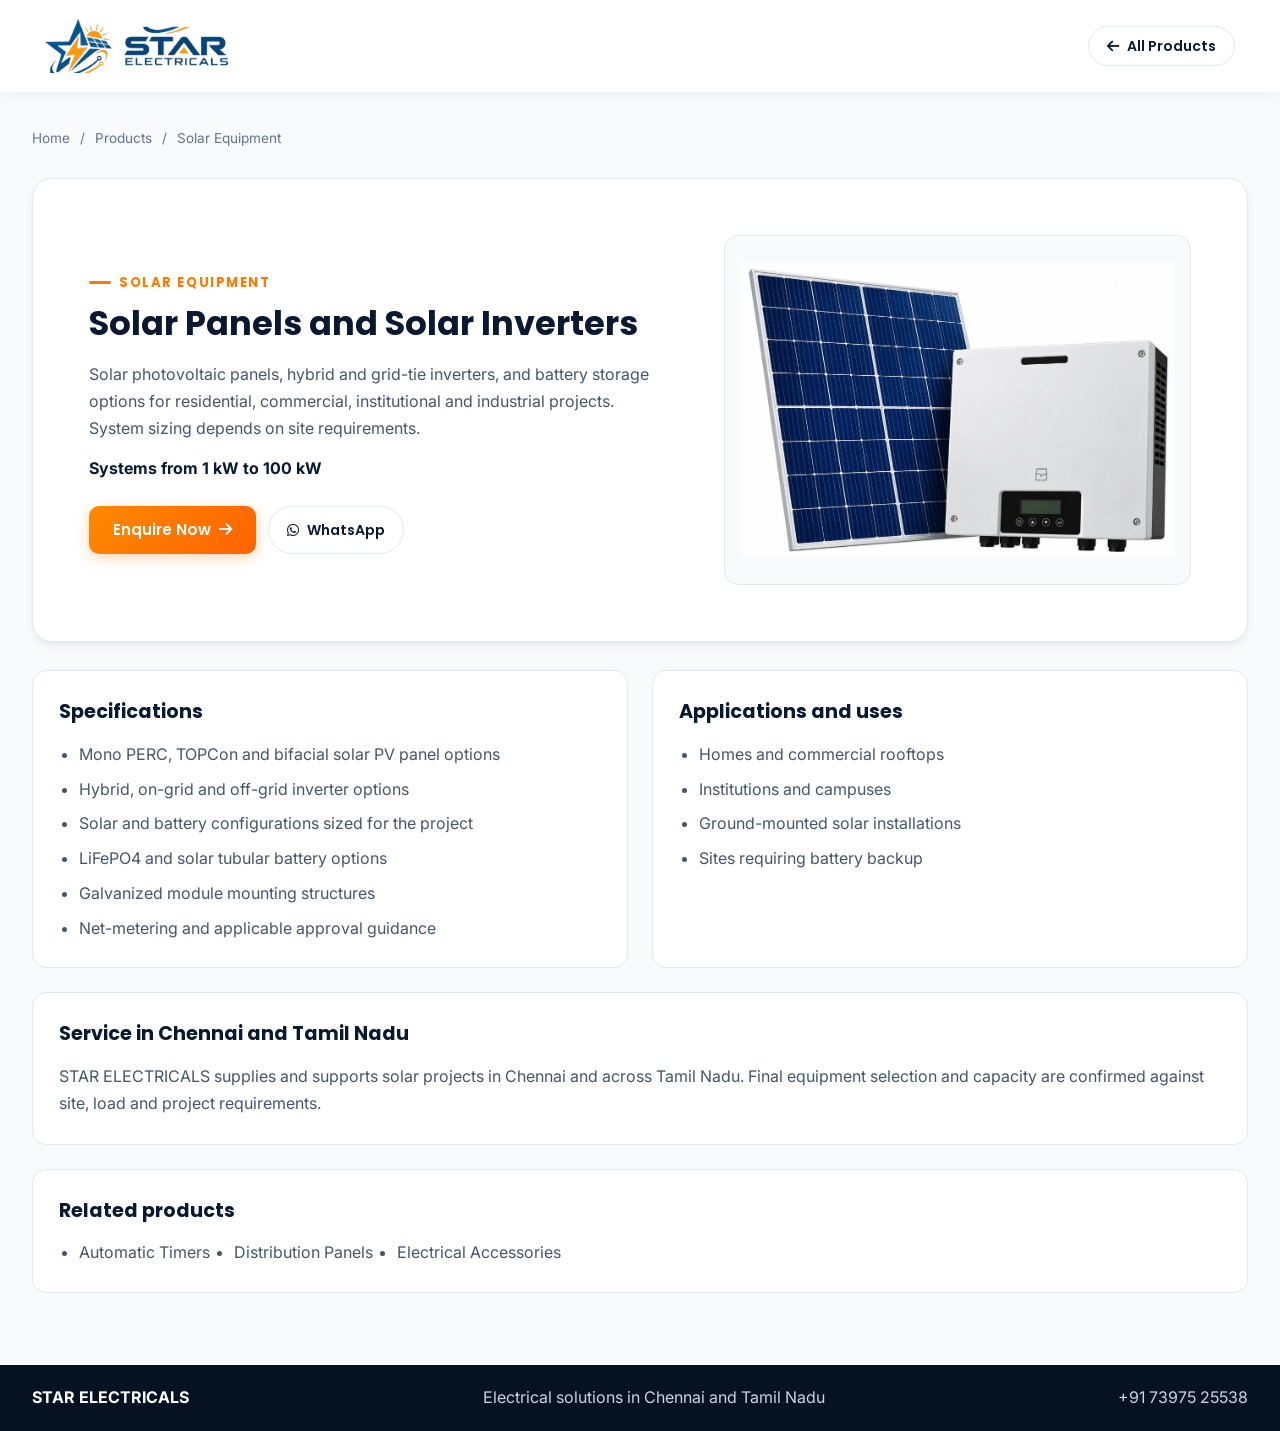
<file: products/solar-equipment/index.html>
<!doctype html>
<html lang="en">
<head>
  <meta charset="UTF-8">
  <meta name="viewport" content="width=device-width, initial-scale=1.0">
  <title>Solar Panels &amp; Solar Inverters in Chennai | STAR ELECTRICALS</title>
  <meta name="description" content="Buy quality solar panels, hybrid solar inverters and battery energy storage systems from STAR ELECTRICALS. Solar solutions from 1kW to 100kW in Chennai and Tamil Nadu.">
  <meta name="robots" content="index, follow">
  <link rel="canonical" href="https://www.starelectrical.net.in/products/solar-equipment/">
  <meta property="og:type" content="product">
  <meta property="og:title" content="Solar Panels &amp; Solar Inverters in Chennai | STAR ELECTRICALS">
  <meta property="og:description" content="Buy quality solar panels, hybrid solar inverters and battery energy storage systems from STAR ELECTRICALS. Solar solutions from 1kW to 100kW in Chennai and Tamil Nadu.">
  <meta property="og:url" content="https://www.starelectrical.net.in/products/solar-equipment/">
  <meta property="og:image" content="https://www.starelectrical.net.in/assets/images/product-solar-hd.webp">
  <link rel="icon" type="image/png" href="/assets/images/favicon.png">
  <link rel="preconnect" href="https://fonts.googleapis.com">
  <link rel="preconnect" href="https://fonts.gstatic.com" crossorigin>
  <link href="https://fonts.googleapis.com/css2?family=Inter:wght@300;400;500;600;700&family=Poppins:wght@500;600;700;800&display=swap" rel="stylesheet">
  <link rel="stylesheet" href="https://cdnjs.cloudflare.com/ajax/libs/font-awesome/6.5.1/css/all.min.css">
  <link rel="stylesheet" href="/styles.css">
  <script type="application/ld+json">{"@context": "https://schema.org", "@type": "Product", "@id": "https://www.starelectrical.net.in/products/solar-equipment/#product", "name": "Solar Panels and Solar Inverters", "description": "Buy quality solar panels, hybrid solar inverters and battery energy storage systems from STAR ELECTRICALS. Solar solutions from 1kW to 100kW in Chennai and Tamil Nadu.", "brand": {"@type": "Brand", "name": "STAR ELECTRICALS"}, "category": "Solar Equipment", "image": "https://www.starelectrical.net.in/assets/images/product-solar-hd.webp"}</script>
  <script type="application/ld+json">{"@context": "https://schema.org", "@type": "BreadcrumbList", "itemListElement": [{"@type": "ListItem", "position": 1, "name": "Home", "item": "https://www.starelectrical.net.in/"}, {"@type": "ListItem", "position": 2, "name": "Products", "item": "https://www.starelectrical.net.in/#products"}, {"@type": "ListItem", "position": 3, "name": "Solar Equipment", "item": "https://www.starelectrical.net.in/products/solar-equipment/"}]}</script>
  <script type="application/ld+json">{"@context":"https://schema.org","@type":"Organization","@id":"https://www.starelectrical.net.in/#organization","name":"STAR ELECTRICALS","url":"https://www.starelectrical.net.in/","logo":"https://www.starelectrical.net.in/assets/images/logo-horizontal.png","email":"starelectrical801@gmail.com","telephone":"+91 73975 25538"}</script>
</head>
<body class="product-detail-page">
  <header class="site-header">
    <div class="container header-container">
      <a href="/" aria-label="STAR ELECTRICALS home"><img src="/assets/images/logo-horizontal.png" alt="STAR ELECTRICALS" class="logo-img"></a>
      <a href="/#products" class="btn-outline-navy"><i class="fa-solid fa-arrow-left" aria-hidden="true"></i> All Products</a>
    </div>
  </header>
  <main class="product-detail-main">
    <div class="container">
      <nav class="product-breadcrumb" aria-label="Breadcrumb"><a href="/">Home</a><span aria-hidden="true">/</span><a href="/#products">Products</a><span aria-hidden="true">/</span><span aria-current="page">Solar Equipment</span></nav>
      <article>
        <div class="product-detail-hero">
          <div class="product-detail-copy">
            <span class="section-tag">Solar Equipment</span>
            <h1 class="section-title">Solar Panels and Solar Inverters</h1>
            <p class="product-detail-lead">Solar photovoltaic panels, hybrid and grid-tie inverters, and battery storage options for residential, commercial, institutional and industrial projects. System sizing depends on site requirements.</p>
            <p class="product-detail-range">Systems from 1 kW to 100 kW</p>
            <div class="product-detail-actions">
              <a class="btn-primary" href="/#contact">Enquire Now <i class="fa-solid fa-arrow-right" aria-hidden="true"></i></a>
              <a class="btn-outline-navy" href="https://wa.me/917397525538?text=solar-equipment%20enquiry" target="_blank" rel="noopener noreferrer"><i class="fa-brands fa-whatsapp" aria-hidden="true"></i> WhatsApp</a>
            </div>
          </div>
          <div class="product-detail-image"><img src="/assets/images/product-solar-hd.webp" alt="Solar panels and inverter equipment supplied by STAR ELECTRICALS" fetchpriority="high"></div>
        </div>
        <div class="product-detail-content">
          <section aria-labelledby="specifications-heading"><h2 id="specifications-heading">Specifications</h2><ul class="product-detail-list"><li>Mono PERC, TOPCon and bifacial solar PV panel options</li>
<li>Hybrid, on-grid and off-grid inverter options</li>
<li>Solar and battery configurations sized for the project</li>
<li>LiFePO4 and solar tubular battery options</li>
<li>Galvanized module mounting structures</li>
<li>Net-metering and applicable approval guidance</li></ul></section>
          <section aria-labelledby="applications-heading"><h2 id="applications-heading">Applications and uses</h2><ul class="product-detail-list"><li>Homes and commercial rooftops</li>
<li>Institutions and campuses</li>
<li>Ground-mounted solar installations</li>
<li>Sites requiring battery backup</li></ul></section>
          <section aria-labelledby="service-heading"><h2 id="service-heading">Service in Chennai and Tamil Nadu</h2><p>STAR ELECTRICALS supplies and supports solar projects in Chennai and across Tamil Nadu. Final equipment selection and capacity are confirmed against site, load and project requirements.</p></section>
        </div>
        <nav class="related-products" aria-labelledby="related-heading"><h2 id="related-heading">Related products</h2><ul><li><a href="/products/automatic-timers/">Automatic Timers</a></li>
<li><a href="/products/distribution-panels/">Distribution Panels</a></li>
<li><a href="/products/electrical-accessories/">Electrical Accessories</a></li></ul></nav>
      </article>
    </div>
  </main>
  <footer class="product-detail-footer"><div class="container"><a href="/">STAR ELECTRICALS</a><span>Electrical solutions in Chennai and Tamil Nadu</span><a href="tel:+917397525538">+91 73975 25538</a></div></footer>
</body>
</html>
</file>
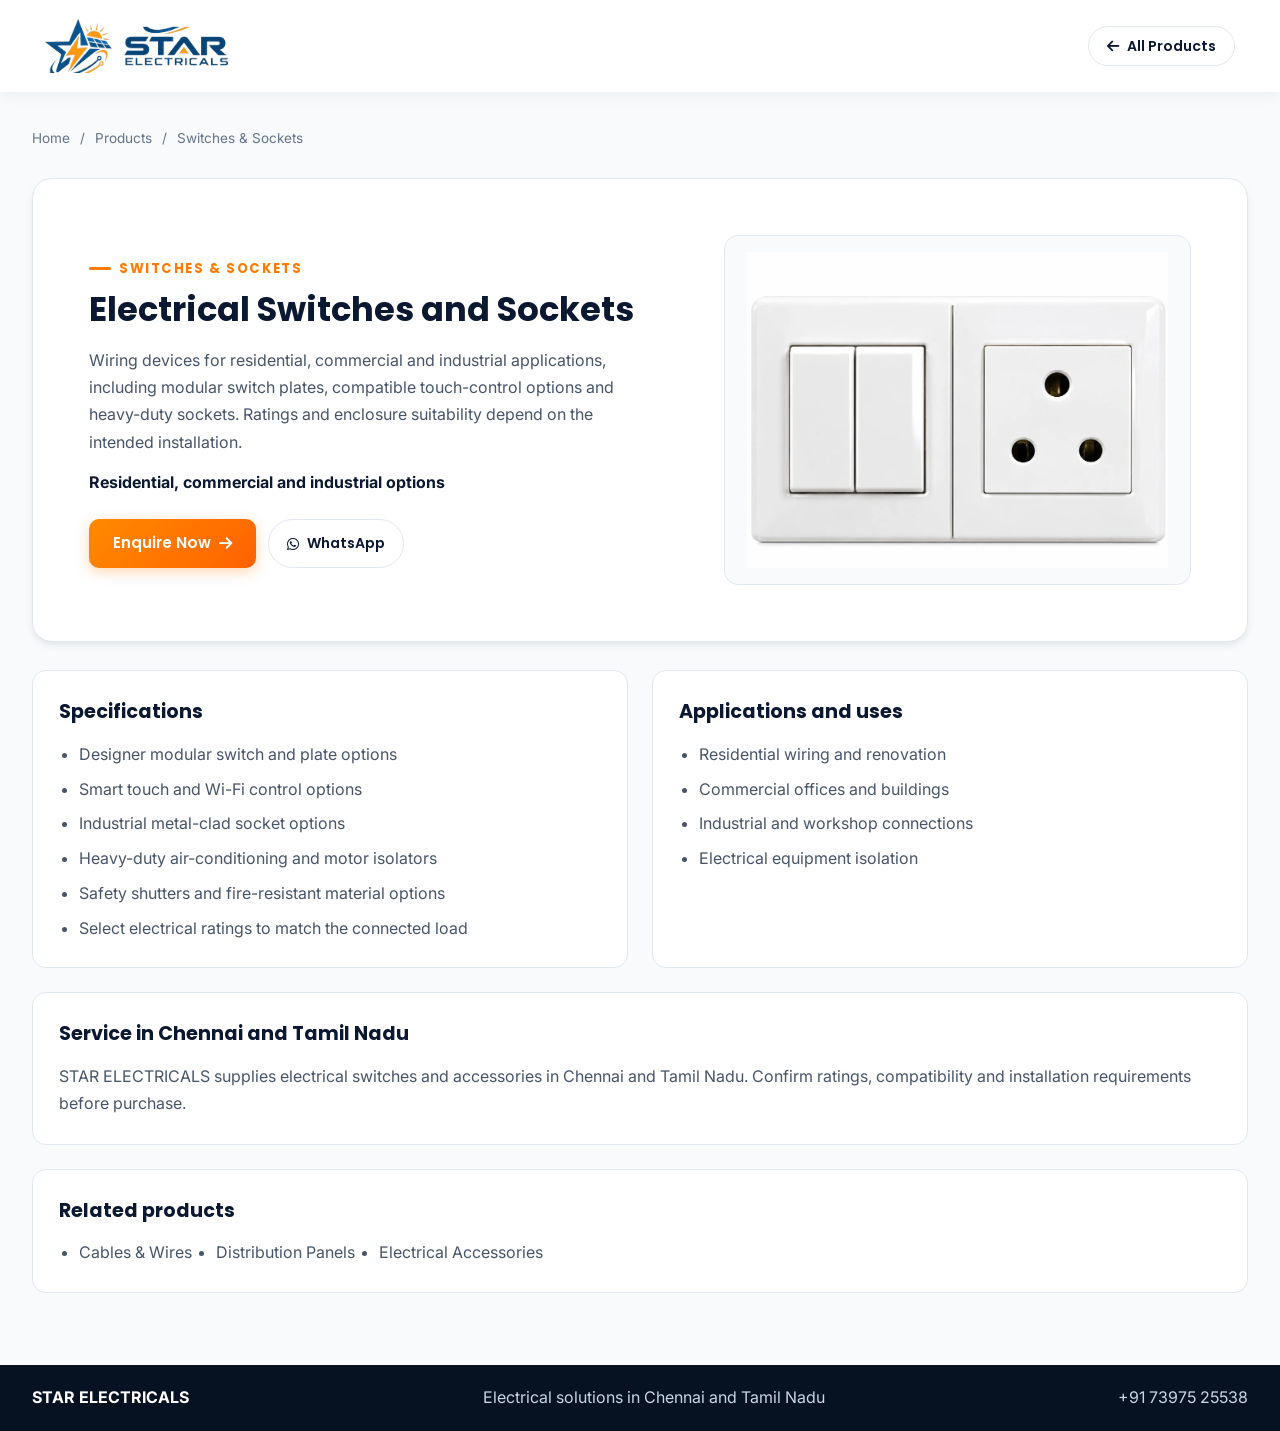
<file: products/switches-sockets/index.html>
<!doctype html>
<html lang="en">
<head>
  <meta charset="UTF-8">
  <meta name="viewport" content="width=device-width, initial-scale=1.0">
  <title>Modular Switches &amp; Electrical Sockets | STAR ELECTRICALS Chennai</title>
  <meta name="description" content="Explore modular switches, smart touch controls, industrial sockets and electrical isolators from STAR ELECTRICALS. Enquiries served in Chennai and Tamil Nadu.">
  <meta name="robots" content="index, follow">
  <link rel="canonical" href="https://www.starelectrical.net.in/products/switches-sockets/">
  <meta property="og:type" content="product">
  <meta property="og:title" content="Modular Switches &amp; Electrical Sockets | STAR ELECTRICALS Chennai">
  <meta property="og:description" content="Explore modular switches, smart touch controls, industrial sockets and electrical isolators from STAR ELECTRICALS. Enquiries served in Chennai and Tamil Nadu.">
  <meta property="og:url" content="https://www.starelectrical.net.in/products/switches-sockets/">
  <meta property="og:image" content="https://www.starelectrical.net.in/assets/images/product-switches-hd.webp">
  <link rel="icon" type="image/png" href="/assets/images/favicon.png">
  <link rel="preconnect" href="https://fonts.googleapis.com">
  <link rel="preconnect" href="https://fonts.gstatic.com" crossorigin>
  <link href="https://fonts.googleapis.com/css2?family=Inter:wght@300;400;500;600;700&family=Poppins:wght@500;600;700;800&display=swap" rel="stylesheet">
  <link rel="stylesheet" href="https://cdnjs.cloudflare.com/ajax/libs/font-awesome/6.5.1/css/all.min.css">
  <link rel="stylesheet" href="/styles.css">
  <script type="application/ld+json">{"@context": "https://schema.org", "@type": "Product", "@id": "https://www.starelectrical.net.in/products/switches-sockets/#product", "name": "Electrical Switches and Sockets", "description": "Explore modular switches, smart touch controls, industrial sockets and electrical isolators from STAR ELECTRICALS. Enquiries served in Chennai and Tamil Nadu.", "brand": {"@type": "Brand", "name": "STAR ELECTRICALS"}, "category": "Switches & Sockets", "image": "https://www.starelectrical.net.in/assets/images/product-switches-hd.webp"}</script>
  <script type="application/ld+json">{"@context": "https://schema.org", "@type": "BreadcrumbList", "itemListElement": [{"@type": "ListItem", "position": 1, "name": "Home", "item": "https://www.starelectrical.net.in/"}, {"@type": "ListItem", "position": 2, "name": "Products", "item": "https://www.starelectrical.net.in/#products"}, {"@type": "ListItem", "position": 3, "name": "Switches & Sockets", "item": "https://www.starelectrical.net.in/products/switches-sockets/"}]}</script>
  <script type="application/ld+json">{"@context":"https://schema.org","@type":"Organization","@id":"https://www.starelectrical.net.in/#organization","name":"STAR ELECTRICALS","url":"https://www.starelectrical.net.in/","logo":"https://www.starelectrical.net.in/assets/images/logo-horizontal.png","email":"starelectrical801@gmail.com","telephone":"+91 73975 25538"}</script>
</head>
<body class="product-detail-page">
  <header class="site-header">
    <div class="container header-container">
      <a href="/" aria-label="STAR ELECTRICALS home"><img src="/assets/images/logo-horizontal.png" alt="STAR ELECTRICALS" class="logo-img"></a>
      <a href="/#products" class="btn-outline-navy"><i class="fa-solid fa-arrow-left" aria-hidden="true"></i> All Products</a>
    </div>
  </header>
  <main class="product-detail-main">
    <div class="container">
      <nav class="product-breadcrumb" aria-label="Breadcrumb"><a href="/">Home</a><span aria-hidden="true">/</span><a href="/#products">Products</a><span aria-hidden="true">/</span><span aria-current="page">Switches &amp; Sockets</span></nav>
      <article>
        <div class="product-detail-hero">
          <div class="product-detail-copy">
            <span class="section-tag">Switches &amp; Sockets</span>
            <h1 class="section-title">Electrical Switches and Sockets</h1>
            <p class="product-detail-lead">Wiring devices for residential, commercial and industrial applications, including modular switch plates, compatible touch-control options and heavy-duty sockets. Ratings and enclosure suitability depend on the intended installation.</p>
            <p class="product-detail-range">Residential, commercial and industrial options</p>
            <div class="product-detail-actions">
              <a class="btn-primary" href="/#contact">Enquire Now <i class="fa-solid fa-arrow-right" aria-hidden="true"></i></a>
              <a class="btn-outline-navy" href="https://wa.me/917397525538?text=switches-sockets%20enquiry" target="_blank" rel="noopener noreferrer"><i class="fa-brands fa-whatsapp" aria-hidden="true"></i> WhatsApp</a>
            </div>
          </div>
          <div class="product-detail-image"><img src="/assets/images/product-switches-hd.webp" alt="Modular electrical switches and sockets supplied by STAR ELECTRICALS" fetchpriority="high"></div>
        </div>
        <div class="product-detail-content">
          <section aria-labelledby="specifications-heading"><h2 id="specifications-heading">Specifications</h2><ul class="product-detail-list"><li>Designer modular switch and plate options</li>
<li>Smart touch and Wi-Fi control options</li>
<li>Industrial metal-clad socket options</li>
<li>Heavy-duty air-conditioning and motor isolators</li>
<li>Safety shutters and fire-resistant material options</li>
<li>Select electrical ratings to match the connected load</li></ul></section>
          <section aria-labelledby="applications-heading"><h2 id="applications-heading">Applications and uses</h2><ul class="product-detail-list"><li>Residential wiring and renovation</li>
<li>Commercial offices and buildings</li>
<li>Industrial and workshop connections</li>
<li>Electrical equipment isolation</li></ul></section>
          <section aria-labelledby="service-heading"><h2 id="service-heading">Service in Chennai and Tamil Nadu</h2><p>STAR ELECTRICALS supplies electrical switches and accessories in Chennai and Tamil Nadu. Confirm ratings, compatibility and installation requirements before purchase.</p></section>
        </div>
        <nav class="related-products" aria-labelledby="related-heading"><h2 id="related-heading">Related products</h2><ul><li><a href="/products/electrical-cables-wires/">Cables &amp; Wires</a></li>
<li><a href="/products/distribution-panels/">Distribution Panels</a></li>
<li><a href="/products/electrical-accessories/">Electrical Accessories</a></li></ul></nav>
      </article>
    </div>
  </main>
  <footer class="product-detail-footer"><div class="container"><a href="/">STAR ELECTRICALS</a><span>Electrical solutions in Chennai and Tamil Nadu</span><a href="tel:+917397525538">+91 73975 25538</a></div></footer>
</body>
</html>
</file>
<file: styles.css>
/* ==========================================================================
   STAR ELECTRICALS - Modern Professional Corporate Stylesheet
   ========================================================================== */

:root {
  /* Brand Color Palette */
  --primary-navy: #0a1931;
  --navy-dark: #061122;
  --navy-light: #15294a;
  --navy-surface: #0e203c;
  --primary-orange: #ff7a00;
  --orange-hover: #e56d00;
  --orange-light: #fff3e6;
  --orange-gradient: linear-gradient(135deg, #ff8a00 0%, #ff6200 100%);
  --yellow-accent: #f59e0b;
  
  /* Neutral Colors */
  --bg-main: #f8fafc;
  --bg-card: #ffffff;
  --bg-subtle: #f1f5f9;
  --text-primary: #0f172a;
  --text-secondary: #475569;
  --text-muted: #64748b;
  --text-light: #94a3b8;
  --text-white: #ffffff;
  --border-light: #e2e8f0;
  --border-subtle: #f1f5f9;
  
  /* Typography */
  --font-heading: 'Poppins', -apple-system, BlinkMacSystemFont, 'Segoe UI', Roboto, sans-serif;
  --font-body: 'Inter', -apple-system, BlinkMacSystemFont, 'Segoe UI', Roboto, sans-serif;
  
  /* Shadows */
  --shadow-sm: 0 1px 3px 0 rgba(0, 0, 0, 0.06);
  --shadow-md: 0 4px 8px -1px rgba(10, 25, 49, 0.08), 0 2px 4px -2px rgba(10, 25, 49, 0.04);
  --shadow-lg: 0 12px 25px -4px rgba(10, 25, 49, 0.1), 0 4px 6px -2px rgba(10, 25, 49, 0.05);
  --shadow-xl: 0 20px 35px -5px rgba(10, 25, 49, 0.14), 0 8px 10px -6px rgba(10, 25, 49, 0.06);
  --shadow-glow-orange: 0 4px 20px rgba(255, 122, 0, 0.35);
  --shadow-navbar: 0 2px 15px rgba(10, 25, 49, 0.06);
  
  /* Border Radius */
  --radius-sm: 6px;
  --radius-md: 10px;
  --radius-lg: 14px;
  --radius-xl: 20px;
  --radius-full: 9999px;
  
  /* Layout */
  --container-max: 100%;
  --header-max: 100%;
  --header-height: 92px;
  --transition-fast: 0.2s ease;
  --transition-normal: 0.3s ease;
}

/* Reset & Base Setup */
*, *::before, *::after {
  box-sizing: border-box;
  margin: 0;
  padding: 0;
}

html {
  scroll-behavior: smooth;
  font-size: 16px;
  -webkit-text-size-adjust: 100%;
}

body {
  font-family: var(--font-body);
  background-color: var(--bg-main);
  color: var(--text-primary);
  line-height: 1.6;
  overflow-x: hidden;
  -webkit-font-smoothing: antialiased;
}

img {
  max-width: 100%;
  height: auto;
  display: block;
}

a {
  text-decoration: none;
  color: inherit;
  transition: color var(--transition-fast);
}

button, input, select, textarea {
  font-family: inherit;
  font-size: inherit;
  outline: none;
  border: none;
}

button {
  cursor: pointer;
  background: none;
}

/* Container */
.container {
  width: 100%;
  max-width: 100%;
  margin-left: auto;
  margin-right: auto;
  padding-left: clamp(16px, 2.5vw, 40px);
  padding-right: clamp(16px, 2.5vw, 40px);
}

/* Section Headings & Badges */
.section-tag {
  display: inline-flex;
  align-items: center;
  gap: 8px;
  color: var(--primary-orange);
  font-family: var(--font-heading);
  font-size: 0.82rem;
  font-weight: 700;
  letter-spacing: 0.12em;
  text-transform: uppercase;
  margin-bottom: 6px;
}

.section-tag::before {
  content: "";
  display: inline-block;
  width: 22px;
  height: 3px;
  background-color: var(--primary-orange);
  border-radius: var(--radius-full);
}

.section-title {
  font-family: var(--font-heading);
  font-size: 2.1rem;
  font-weight: 700;
  color: var(--primary-navy);
  line-height: 1.25;
}

.section-header-row {
  display: flex;
  justify-content: space-between;
  align-items: flex-end;
  margin-bottom: 36px;
  flex-wrap: wrap;
  gap: 16px;
}

.section-subtext {
  color: var(--text-secondary);
  font-size: 0.96rem;
  max-width: 560px;
}

/* Common Buttons */
.btn-primary {
  display: inline-flex;
  align-items: center;
  justify-content: center;
  gap: 8px;
  background: var(--orange-gradient);
  color: #ffffff;
  font-family: var(--font-heading);
  font-weight: 600;
  font-size: 0.95rem;
  padding: 12px 24px;
  border-radius: var(--radius-md);
  box-shadow: 0 4px 14px rgba(255, 122, 0, 0.3);
  transition: all var(--transition-normal);
}

.btn-primary:hover {
  transform: translateY(-2px);
  box-shadow: var(--shadow-glow-orange);
}

.btn-outline-white {
  display: inline-flex;
  align-items: center;
  justify-content: center;
  gap: 8px;
  background: rgba(255, 255, 255, 0.08);
  border: 1.5px solid rgba(255, 255, 255, 0.4);
  color: #ffffff;
  font-family: var(--font-heading);
  font-weight: 600;
  font-size: 0.95rem;
  padding: 11px 22px;
  border-radius: var(--radius-md);
  backdrop-filter: blur(8px);
  transition: all var(--transition-normal);
}

.btn-outline-white:hover {
  background: rgba(255, 255, 255, 0.2);
  border-color: #ffffff;
  transform: translateY(-2px);
}

.btn-outline-navy {
  display: inline-flex;
  align-items: center;
  justify-content: center;
  gap: 8px;
  background: #ffffff;
  border: 1.5px solid var(--border-light);
  color: var(--primary-navy);
  font-family: var(--font-heading);
  font-weight: 600;
  font-size: 0.88rem;
  padding: 8px 18px;
  border-radius: var(--radius-full);
  transition: all var(--transition-fast);
}

.btn-outline-navy:hover {
  border-color: var(--primary-orange);
  color: var(--primary-orange);
  box-shadow: var(--shadow-sm);
}

.btn-phone-nav {
  display: inline-flex;
  align-items: center;
  gap: 8px;
  padding: 9px 18px;
  border: 1.5px solid var(--border-light);
  border-radius: var(--radius-full);
  font-family: var(--font-heading);
  font-weight: 600;
  font-size: 0.9rem;
  color: var(--primary-navy);
  background-color: #ffffff;
  transition: all var(--transition-fast);
}

.btn-phone-nav i {
  color: var(--primary-navy);
  font-size: 0.9rem;
}

.btn-phone-nav:hover {
  border-color: var(--primary-navy);
  background-color: var(--bg-subtle);
}

/* Language Selector Dropdown */
.lang-selector-dropdown {
  position: relative;
  display: inline-block;
}

.lang-btn {
  display: inline-flex;
  align-items: center;
  gap: 8px;
  padding: 9px 16px;
  border: 1.5px solid var(--border-light);
  border-radius: var(--radius-full);
  font-family: var(--font-heading);
  font-weight: 600;
  font-size: 0.9rem;
  color: var(--primary-navy);
  background-color: #ffffff;
  transition: all var(--transition-fast);
  cursor: pointer;
}

.lang-btn:hover {
  border-color: var(--primary-orange);
  color: var(--primary-orange);
  box-shadow: var(--shadow-sm);
}

.lang-btn i.fa-globe {
  color: var(--primary-orange);
  font-size: 0.95rem;
}

.lang-menu {
  position: absolute;
  top: calc(100% + 8px);
  right: 0;
  background-color: #ffffff;
  border: 1px solid var(--border-light);
  border-radius: var(--radius-md);
  box-shadow: var(--shadow-xl);
  list-style: none;
  padding: 6px 0;
  min-width: 170px;
  z-index: 1500;
  opacity: 0;
  visibility: hidden;
  transform: translateY(-8px);
  transition: all 0.2s ease;
}

.lang-selector-dropdown.open .lang-menu {
  opacity: 1;
  visibility: visible;
  transform: translateY(0);
}

.lang-option {
  padding: 9px 16px;
  font-size: 0.9rem;
  font-family: var(--font-heading);
  color: var(--text-primary);
  display: flex;
  align-items: center;
  justify-content: space-between;
  cursor: pointer;
  transition: all var(--transition-fast);
}

.lang-option:hover {
  background-color: var(--orange-light);
  color: var(--primary-orange);
  font-weight: 600;
}

.lang-option.active {
  color: var(--primary-orange);
  font-weight: 700;
  background-color: rgba(255, 122, 0, 0.08);
}

.lang-option.active::after {
  content: "✓";
  font-size: 0.9rem;
  font-weight: bold;
}

/* Mobile Language Grid */
.mobile-lang-grid {
  display: grid;
  grid-template-columns: repeat(3, 1fr);
  gap: 8px;
  margin-bottom: 12px;
}

.mobile-lang-btn {
  padding: 8px 6px;
  border: 1px solid var(--border-light);
  border-radius: var(--radius-sm);
  background-color: var(--bg-subtle);
  font-size: 0.82rem;
  font-weight: 600;
  color: var(--primary-navy);
  text-align: center;
  cursor: pointer;
  transition: all var(--transition-fast);
}

.mobile-lang-btn.active {
  background-color: var(--primary-orange);
  color: #ffffff;
  border-color: var(--primary-orange);
}

/* ==========================================================================
   1. HEADER / NAVIGATION
   ========================================================================== */
.site-header {
  position: sticky;
  top: 0;
  left: 0;
  width: 100%;
  height: var(--header-height);
  background-color: #ffffff;
  box-shadow: var(--shadow-navbar);
  z-index: 1000;
  transition: all var(--transition-normal);
}

.site-header.scrolled {
  height: 80px;
  box-shadow: 0 4px 20px rgba(10, 25, 49, 0.1);
}

.header-container {
  display: flex;
  align-items: center;
  justify-content: space-between;
  height: 100%;
  width: 100%;
  max-width: 100%;
  padding-left: clamp(24px, 3.5vw, 60px);
  padding-right: clamp(24px, 3.5vw, 60px);
}

.logo-wrapper {
  display: flex;
  align-items: center;
  gap: 14px;
}

.logo-img {
  height: clamp(48px, 4.2vw, 54px);
  width: auto;
  object-fit: contain;
}

.nav-menu {
  display: flex;
  align-items: center;
  list-style: none;
  gap: clamp(28px, 3.2vw, 54px);
}

.nav-link {
  font-family: var(--font-heading);
  font-weight: 550;
  font-size: 1.02rem;
  letter-spacing: 0.01em;
  color: var(--text-primary);
  position: relative;
  padding: 8px 6px;
  transition: color var(--transition-fast);
}

.nav-link:hover,
.nav-link.active {
  color: var(--primary-orange);
  font-weight: 600;
}

.nav-link.active::after {
  content: '';
  position: absolute;
  bottom: -2px;
  left: 0;
  width: 100%;
  height: 3px;
  background-color: var(--primary-orange);
  border-radius: var(--radius-full);
}

.header-actions {
  display: flex;
  align-items: center;
  gap: 16px;
}

.mobile-toggle {
  display: none;
  background: none;
  font-size: 1.5rem;
  color: var(--primary-navy);
  padding: 8px;
  border-radius: var(--radius-sm);
}

/* ==========================================================================
   2. HERO SECTION
   ========================================================================== */
.hero-section {
  position: relative;
  min-height: 520px;
  background-color: var(--primary-navy);
  background-image: image-set(url('assets/images/hero-bg-hd.webp') type('image/webp'), url('assets/images/hero-bg-hd.jpg') type('image/jpeg'));
  background-size: cover;
  background-position: center right;
  background-repeat: no-repeat;
  color: #ffffff;
  display: flex;
  align-items: center;
  overflow: hidden;
  padding: clamp(60px, 7vw, 100px) 0;
}

.hero-overlay {
  position: absolute;
  top: 0;
  left: 0;
  width: 100%;
  height: 100%;
  background: linear-gradient(90deg, rgba(6, 17, 34, 0.94) 0%, rgba(10, 25, 49, 0.88) 45%, rgba(10, 25, 49, 0.45) 75%, rgba(10, 25, 49, 0.15) 100%);
  z-index: 1;
}

.hero-container {
  position: relative;
  z-index: 2;
  width: 100%;
}

.hero-content {
  position: relative;
  z-index: 2;
  max-width: clamp(620px, 70vw, 1050px);
}

.hero-title {
  font-family: var(--font-heading);
  font-size: clamp(2.1rem, 3.5vw, 3.5rem);
  font-weight: 800;
  line-height: 1.18;
  margin: 10px 0 16px;
  color: #ffffff;
  letter-spacing: -0.02em;
}

.hero-title .text-orange {
  color: var(--primary-orange);
  display: block;
}

.hero-description {
  font-size: clamp(0.96rem, 1.1vw, 1.12rem);
  line-height: 1.6;
  color: #e2e8f0;
  margin-bottom: 20px;
  max-width: 820px;
}

.hero-project-pills {
  display: flex;
  flex-wrap: wrap;
  gap: 10px;
  margin-bottom: 26px;
}

.hero-pill {
  display: inline-flex;
  align-items: center;
  gap: 8px;
  background: rgba(255, 255, 255, 0.1);
  border: 1px solid rgba(255, 255, 255, 0.22);
  padding: 6px 14px;
  border-radius: var(--radius-full);
  font-size: 0.84rem;
  font-weight: 500;
  color: #f1f5f9;
  backdrop-filter: blur(6px);
  -webkit-backdrop-filter: blur(6px);
  transition: all var(--transition-fast);
}

.hero-pill:hover {
  background: rgba(255, 255, 255, 0.18);
  border-color: var(--primary-orange);
}

.hero-pill i {
  color: var(--primary-orange);
  font-size: 0.85rem;
}

.hero-buttons {
  display: flex;
  align-items: center;
  gap: 16px;
  flex-wrap: wrap;
}



/* ==========================================================================
   3. SERVICES SECTION ("What We Do")
   ========================================================================== */
.services-section {
  padding: 75px 0 65px;
  background-color: #ffffff;
}

.services-grid {
  display: grid;
  grid-template-columns: repeat(6, 1fr);
  gap: clamp(14px, 1.6vw, 24px);
}

.service-card {
  background-color: var(--bg-card);
  border: 1px solid var(--border-light);
  border-radius: var(--radius-lg);
  padding: clamp(22px, 2.2vw, 32px) clamp(14px, 1.4vw, 20px);
  text-align: center;
  transition: all var(--transition-normal);
  display: flex;
  flex-direction: column;
  align-items: center;
  box-shadow: var(--shadow-sm);
  position: relative;
  cursor: pointer;
}

.service-card:hover {
  transform: translateY(-6px);
  border-color: rgba(255, 122, 0, 0.4);
  box-shadow: var(--shadow-lg);
}

.service-icon-wrapper {
  width: 56px;
  height: 56px;
  border-radius: var(--radius-md);
  background-color: #f1f5f9;
  display: flex;
  align-items: center;
  justify-content: center;
  margin-bottom: 18px;
  color: var(--primary-navy);
  font-size: 1.6rem;
  transition: all var(--transition-normal);
}

.service-card:hover .service-icon-wrapper {
  background-color: var(--orange-light);
  color: var(--primary-orange);
}

.service-icon-wrapper.icon-orange {
  color: var(--primary-orange);
}

.service-title {
  font-family: var(--font-heading);
  font-size: 1rem;
  font-weight: 700;
  color: var(--primary-navy);
  line-height: 1.35;
  margin-bottom: 8px;
  min-height: 42px;
  display: flex;
  align-items: center;
  justify-content: center;
}

.service-desc {
  font-size: 0.82rem;
  color: var(--text-muted);
  line-height: 1.45;
}

/* ==========================================================================
   4. ABOUT SECTION
   ========================================================================== */
.about-section {
  padding: 75px 0;
  background-color: var(--bg-main);
}

.about-layout {
  display: grid;
  grid-template-columns: 1fr 1.35fr;
  gap: clamp(32px, 4vw, 64px);
  align-items: center;
}

.about-image-card {
  position: relative;
  border-radius: var(--radius-lg);
  overflow: hidden;
  box-shadow: var(--shadow-lg);
  border: 1px solid var(--border-light);
  background-color: #ffffff;
}

.about-img {
  width: 100%;
  height: auto;
  aspect-ratio: 4 / 3;
  object-fit: cover;
  object-position: center;
  transition: transform var(--transition-normal);
}

.about-image-card:hover .about-img {
  transform: scale(1.02);
}

.about-content {
  display: flex;
  flex-direction: column;
}

.about-company-name {
  font-family: var(--font-heading);
  font-size: 2.2rem;
  font-weight: 800;
  color: var(--primary-navy);
  letter-spacing: -0.01em;
  margin-bottom: 14px;
}

.about-paragraph {
  color: var(--text-secondary);
  font-size: 0.96rem;
  line-height: 1.65;
  margin-bottom: 26px;
}

.about-bottom-row {
  display: grid;
  grid-template-columns: 1.3fr 1fr;
  gap: 24px;
  align-items: stretch;
}

.trust-indicators-grid {
  display: grid;
  grid-template-columns: repeat(2, 1fr);
  gap: 16px;
}

.trust-item {
  display: flex;
  flex-direction: column;
  align-items: center;
  text-align: center;
  background-color: #ffffff;
  border: 1px solid var(--border-light);
  border-radius: var(--radius-md);
  padding: 16px 12px;
  box-shadow: var(--shadow-sm);
  transition: all var(--transition-fast);
}

.trust-item:hover {
  border-color: rgba(10, 25, 49, 0.2);
  transform: translateY(-2px);
}

.trust-icon {
  font-size: 1.5rem;
  color: var(--primary-navy);
  margin-bottom: 8px;
}

.trust-label {
  font-family: var(--font-heading);
  font-size: 0.85rem;
  font-weight: 700;
  color: var(--primary-navy);
  line-height: 1.25;
}

.side-highlight-card {
  background-color: #f1f5f9;
  border: 1px solid #e2e8f0;
  border-radius: var(--radius-lg);
  padding: 24px 20px;
  display: flex;
  flex-direction: column;
  justify-content: center;
  box-shadow: var(--shadow-sm);
}

.highlight-heading {
  font-family: var(--font-heading);
  font-size: 1.25rem;
  font-weight: 800;
  color: var(--primary-navy);
  line-height: 1.25;
  margin-bottom: 14px;
}

.highlight-heading .highlight-orange {
  color: var(--primary-orange);
  display: block;
}

.highlight-values {
  font-size: 0.88rem;
  color: var(--text-secondary);
  font-weight: 500;
  line-height: 1.6;
}

/* ==========================================================================
   5. PRODUCTS SECTION ("Electrical Materials")
   ========================================================================== */
.products-section {
  padding: 75px 0;
  background-color: #ffffff;
}

.products-grid {
  display: grid;
  grid-template-columns: repeat(4, 1fr);
  gap: clamp(16px, 1.8vw, 28px);
}

.product-card {
  background-color: #ffffff;
  border: 1px solid var(--border-light);
  border-radius: var(--radius-lg);
  padding: clamp(16px, 1.5vw, 22px);
  text-align: left;
  transition: all var(--transition-normal);
  box-shadow: var(--shadow-sm);
  display: flex;
  flex-direction: column;
  cursor: pointer;
  position: relative;
  overflow: hidden;
}

.product-card:hover {
  transform: translateY(-6px);
  border-color: var(--primary-orange);
  box-shadow: 0 12px 28px rgba(10, 25, 49, 0.08), 0 4px 10px rgba(255, 122, 0, 0.1);
}

.product-image-container {
  width: 100%;
  height: clamp(140px, 11vw, 175px);
  background-color: #f8fafc;
  border-radius: var(--radius-md);
  display: flex;
  align-items: center;
  justify-content: center;
  margin-bottom: 14px;
  overflow: hidden;
  padding: 10px;
  border: 1px solid rgba(226, 232, 240, 0.8);
}

.product-img {
  max-width: 100%;
  max-height: 100%;
  object-fit: contain;
  transition: transform var(--transition-normal);
}

.product-card:hover .product-img {
  transform: scale(1.06);
}

.product-card-body {
  display: flex;
  flex-direction: column;
  flex: 1;
}

.product-badge {
  display: inline-block;
  align-self: flex-start;
  font-size: 0.72rem;
  font-weight: 700;
  letter-spacing: 0.03em;
  color: var(--primary-orange);
  background-color: rgba(255, 122, 0, 0.09);
  padding: 3px 8px;
  border-radius: var(--radius-full);
  margin-bottom: 8px;
}

.product-title {
  font-family: var(--font-heading);
  font-size: 1.02rem;
  font-weight: 700;
  color: var(--primary-navy);
  line-height: 1.35;
  margin-bottom: 6px;
}

.product-snippet {
  font-size: 0.82rem;
  color: var(--text-muted);
  line-height: 1.45;
  margin-bottom: 14px;
  flex: 1;
}

.product-card-action {
  display: flex;
  align-items: center;
  gap: 6px;
  font-size: 0.82rem;
  font-weight: 600;
  color: var(--primary-orange);
  transition: all var(--transition-fast);
  margin-top: auto;
}

/* Product detail pages */
.product-detail-main {
  min-height: calc(100vh - var(--header-height));
  padding: 36px 0 72px;
  background: var(--bg-main);
}

.product-breadcrumb {
  display: flex;
  flex-wrap: wrap;
  align-items: center;
  gap: 10px;
  margin-bottom: 28px;
  color: var(--text-muted);
  font-size: 0.85rem;
}

.product-breadcrumb a:hover,
.related-products a:hover {
  color: var(--primary-orange);
}

.product-detail-hero {
  display: grid;
  grid-template-columns: minmax(0, 1.1fr) minmax(280px, 0.9fr);
  align-items: center;
  gap: clamp(28px, 5vw, 72px);
  padding: clamp(24px, 5vw, 56px);
  background: var(--bg-card);
  border: 1px solid var(--border-light);
  border-radius: var(--radius-xl);
  box-shadow: var(--shadow-md);
}

.product-detail-copy .section-title {
  margin: 4px 0 16px;
}

.product-detail-lead,
.product-detail-content p {
  color: var(--text-secondary);
  line-height: 1.7;
}

.product-detail-range {
  margin-top: 14px;
  color: var(--primary-navy);
  font-weight: 700;
}

.product-detail-actions {
  display: flex;
  flex-wrap: wrap;
  gap: 12px;
  margin-top: 24px;
}

.product-detail-image {
  display: flex;
  align-items: center;
  justify-content: center;
  min-height: 280px;
  aspect-ratio: 4 / 3;
  overflow: hidden;
  padding: 16px;
  background: #f8fafc;
  border: 1px solid var(--border-light);
  border-radius: var(--radius-lg);
}

.product-detail-image img {
  width: 100%;
  height: 100%;
  object-fit: contain;
}

.product-detail-content {
  display: grid;
  grid-template-columns: repeat(2, minmax(0, 1fr));
  gap: 24px;
  margin-top: 28px;
}

.product-detail-content section,
.related-products {
  padding: 26px;
  background: var(--bg-card);
  border: 1px solid var(--border-light);
  border-radius: var(--radius-lg);
}

.product-detail-content section:last-child {
  grid-column: 1 / -1;
}

.product-detail-content h2,
.related-products h2 {
  margin-bottom: 14px;
  color: var(--primary-navy);
  font-family: var(--font-heading);
  font-size: 1.2rem;
}

.product-detail-list {
  display: grid;
  gap: 10px;
  padding-left: 20px;
  color: var(--text-secondary);
  line-height: 1.55;
}

.related-products {
  margin-top: 24px;
}

.related-products ul {
  display: flex;
  flex-wrap: wrap;
  gap: 12px 24px;
  padding-left: 20px;
  color: var(--text-secondary);
}

.product-detail-footer {
  padding: 20px 0;
  background: var(--navy-dark);
  color: #cbd5e1;
}

.product-detail-footer .container {
  display: flex;
  flex-wrap: wrap;
  justify-content: space-between;
  gap: 12px;
}

.product-detail-footer a:first-child {
  color: #ffffff;
  font-weight: 700;
}

@media (max-width: 768px) {
  .product-detail-main {
    padding-top: 20px;
  }

  .product-detail-hero,
  .product-detail-content {
    grid-template-columns: 1fr;
  }

  .product-detail-content section:last-child {
    grid-column: auto;
  }
}

.product-card:hover .product-card-action {
  gap: 9px;
  color: var(--primary-orange-hover);
}

/* ==========================================================================
   6. PROJECTS SECTION ("Recent Works")
   ========================================================================== */
.projects-section {
  padding: 75px 0 85px;
  background-color: var(--bg-main);
}

.projects-grid {
  display: grid;
  grid-template-columns: repeat(3, 1fr);
  gap: clamp(18px, 2vw, 28px);
}

.project-card {
  background-color: #ffffff;
  border: 1px solid var(--border-light);
  border-radius: var(--radius-lg);
  overflow: hidden;
  box-shadow: var(--shadow-sm);
  transition: all var(--transition-normal);
  display: flex;
  flex-direction: column;
  cursor: pointer;
  position: relative;
}

.project-card:hover {
  transform: translateY(-6px);
  box-shadow: var(--shadow-xl);
  border-color: rgba(255, 122, 0, 0.4);
}

.project-image-box {
  width: 100%;
  height: clamp(185px, 14vw, 240px);
  overflow: hidden;
  position: relative;
  background-color: #0f172a;
}

.project-badge-overlay {
  position: absolute;
  top: 12px;
  left: 12px;
  background: rgba(10, 25, 49, 0.88);
  backdrop-filter: blur(8px);
  -webkit-backdrop-filter: blur(8px);
  border: 1px solid rgba(255, 255, 255, 0.22);
  color: #ffaa5b;
  font-size: 0.72rem;
  font-weight: 700;
  letter-spacing: 0.04em;
  padding: 4px 10px;
  border-radius: var(--radius-full);
  z-index: 2;
  text-transform: uppercase;
}

.project-img {
  width: 100%;
  height: 100%;
  object-fit: cover;
  transition: transform 0.4s ease;
}

.project-card:hover .project-img {
  transform: scale(1.06);
}

.project-info {
  padding: 18px 16px 20px;
  display: flex;
  flex-direction: column;
  gap: 4px;
}

.project-title {
  font-family: var(--font-heading);
  font-size: 1rem;
  font-weight: 700;
  color: var(--primary-navy);
  line-height: 1.3;
}

.project-category {
  font-size: 0.82rem;
  font-weight: 500;
  color: var(--text-muted);
}

/* ==========================================================================
   7. CONTACT / CTA SECTION ("Need Electrical Service?")
   ========================================================================== */
.contact-section {
  padding: 70px 0;
  background-color: var(--primary-navy);
  background-image: radial-gradient(circle at 10% 20%, rgba(21, 41, 74, 0.8) 0%, rgba(10, 25, 49, 1) 90%);
  color: #ffffff;
  position: relative;
}

.quote-section-wrapper {
  max-width: 820px;
  margin: 0 auto;
  text-align: center;
}

.quote-section-header {
  margin-bottom: 28px;
}

.quote-section-header .section-tag {
  color: #ff9933;
  margin-bottom: 6px;
}

.quote-section-header .contact-title {
  font-family: var(--font-heading);
  font-size: clamp(2rem, 3.2vw, 2.7rem);
  font-weight: 800;
  line-height: 1.2;
  margin: 8px 0 12px;
  color: #ffffff;
}

.quote-section-header .contact-description {
  font-size: 1rem;
  color: #cbd5e1;
  line-height: 1.6;
  max-width: 620px;
  margin: 0 auto;
}

/* Quote Form Card */
.quote-form-card {
  background-color: #ffffff;
  border-radius: var(--radius-xl);
  padding: clamp(26px, 3.5vw, 42px);
  box-shadow: var(--shadow-xl);
  color: var(--text-primary);
  text-align: left;
}

.quote-form {
  display: flex;
  flex-direction: column;
  gap: 14px;
}

.form-row-2col {
  display: grid;
  grid-template-columns: 1fr 1fr;
  gap: 14px;
}

.form-input,
.form-select,
.form-textarea {
  width: 100%;
  padding: 12px 16px;
  border: 1.5px solid var(--border-light);
  border-radius: var(--radius-md);
  background-color: #f8fafc;
  color: var(--text-primary);
  font-size: 0.92rem;
  transition: all var(--transition-fast);
}

.form-input:focus,
.form-select:focus,
.form-textarea:focus {
  background-color: #ffffff;
  border-color: var(--primary-orange);
  box-shadow: 0 0 0 3px rgba(255, 122, 0, 0.15);
}

.form-textarea {
  min-height: 90px;
  resize: vertical;
}

.btn-form-submit {
  width: 100%;
  padding: 14px 20px;
  background: var(--orange-gradient);
  color: #ffffff;
  font-family: var(--font-heading);
  font-weight: 700;
  font-size: 1rem;
  border-radius: var(--radius-md);
  box-shadow: 0 4px 14px rgba(255, 122, 0, 0.35);
  display: flex;
  align-items: center;
  justify-content: center;
  gap: 10px;
  transition: all var(--transition-normal);
  margin-top: 4px;
}

.btn-form-submit:hover {
  transform: translateY(-2px);
  box-shadow: var(--shadow-glow-orange);
}

.btn-form-submit:disabled {
  opacity: 0.75;
  cursor: not-allowed;
  transform: none;
}

.form-actions-row {
  display: flex;
  align-items: center;
  gap: 12px;
  flex-wrap: wrap;
  margin-top: 8px;
}

.form-actions-row .btn-form-submit {
  flex: 1.3;
  min-width: 220px;
  margin-top: 0;
}

.btn-wa-submit {
  flex: 1;
  min-width: 190px;
  display: inline-flex;
  align-items: center;
  justify-content: center;
  gap: 8px;
  background-color: #25d366;
  color: #ffffff;
  padding: 14px 20px;
  border-radius: var(--radius-md);
  font-family: var(--font-heading);
  font-weight: 700;
  font-size: 0.96rem;
  box-shadow: 0 4px 14px rgba(37, 211, 102, 0.3);
  transition: all var(--transition-normal);
  cursor: pointer;
  border: none;
}

.btn-wa-submit:hover {
  background-color: #1eb956;
  box-shadow: 0 4px 18px rgba(37, 211, 102, 0.45);
  transform: translateY(-2px);
}

/* B2B Directory Trust Strip under Quote Form */
.quote-b2b-trust-strip {
  margin-top: 24px;
  padding: 16px 20px;
  background-color: #ffffff;
  border-radius: var(--radius-lg);
  border: 1px dashed #cbd5e1;
  box-shadow: var(--shadow-sm);
  display: flex;
  flex-direction: column;
  align-items: center;
  gap: 12px;
  text-align: center;
}

.b2b-trust-title {
  display: inline-flex;
  align-items: center;
  gap: 7px;
  font-size: 0.82rem;
  font-weight: 700;
  color: var(--text-secondary);
  text-transform: uppercase;
  letter-spacing: 0.04em;
}

.b2b-trust-title i {
  color: var(--primary-orange);
  font-size: 0.95rem;
}

.b2b-trust-chips {
  display: flex;
  align-items: center;
  justify-content: center;
  gap: 14px;
  flex-wrap: wrap;
  width: 100%;
}

.b2b-trust-chip {
  display: inline-flex;
  align-items: center;
  gap: 10px;
  padding: 9px 16px;
  border-radius: var(--radius-md);
  border: 1.5px solid var(--border-light);
  background-color: #f8fafc;
  color: var(--text-primary);
  text-decoration: none;
  transition: all var(--transition-fast);
  flex: 1;
  max-width: 270px;
  min-width: 200px;
  box-shadow: 0 1px 3px rgba(0,0,0,0.04);
}

.b2b-trust-chip:hover {
  transform: translateY(-2px);
  box-shadow: var(--shadow-md);
}

.b2b-trust-chip.im:hover {
  border-color: #00a699;
  background-color: #f0faf9;
}

.b2b-trust-chip.jd:hover {
  border-color: #ff6a00;
  background-color: #fff9f4;
}

.b2b-chip-badge {
  width: 32px;
  height: 32px;
  border-radius: 8px;
  display: inline-flex;
  align-items: center;
  justify-content: center;
  font-weight: 800;
  font-size: 0.85rem;
  letter-spacing: -0.02em;
  flex-shrink: 0;
  color: #ffffff;
}

.b2b-chip-badge.im-tag {
  background: linear-gradient(135deg, #00a699 0%, #0d5f57 100%);
  border: 1px solid rgba(0, 166, 153, 0.4);
}

.b2b-chip-badge.jd-tag {
  background: linear-gradient(135deg, #ff7a00 0%, #d84315 100%);
  border: 1px solid rgba(255, 106, 0, 0.4);
}

.b2b-chip-info {
  display: flex;
  flex-direction: column;
  align-items: flex-start;
  text-align: left;
  line-height: 1.25;
  flex: 1;
}

.b2b-chip-info strong {
  font-size: 0.9rem;
  color: var(--primary-navy);
}

.b2b-chip-info .b2b-sub {
  font-size: 0.74rem;
  color: #64748b;
  display: inline-flex;
  align-items: center;
  gap: 4px;
}

.b2b-chip-info .b2b-sub i {
  font-size: 0.72rem;
}

.b2b-trust-chip.im .b2b-sub i {
  color: #00a699;
}

.b2b-trust-chip.jd .b2b-sub i {
  color: #f59e0b;
}

.chip-ext-icon {
  font-size: 0.75rem;
  color: #94a3b8;
  transition: transform var(--transition-fast);
}

.b2b-trust-chip:hover .chip-ext-icon {
  color: var(--primary-orange);
  transform: translate(2px, -2px);
}

/* ==========================================================================
   8. PROFESSIONAL BUSINESS FOOTER
   ========================================================================== */
.site-footer {
  background-color: var(--navy-dark);
  background-image: linear-gradient(180deg, #071325 0%, #030a16 100%);
  color: #ffffff;
  padding: 70px 0 28px;
  border-top: 1px solid rgba(255, 255, 255, 0.08);
  position: relative;
}

.footer-main-grid {
  display: grid;
  grid-template-columns: 1.4fr 0.85fr 1.05fr 1.2fr;
  gap: clamp(24px, 3.2vw, 48px);
  padding-bottom: 48px;
  border-bottom: 1px solid rgba(255, 255, 255, 0.08);
}

.footer-col {
  display: flex;
  flex-direction: column;
}

.footer-col-about {
  padding-right: 12px;
}

.footer-logo-box {
  display: flex;
  align-items: center;
  margin-bottom: 16px;
}

.footer-logo-img {
  height: 48px;
  width: auto;
  object-fit: contain;
}

.footer-about-text {
  font-size: 0.88rem;
  line-height: 1.65;
  color: #94a3b8;
  margin-bottom: 18px;
}

.footer-badges {
  display: flex;
  flex-wrap: wrap;
  gap: 8px;
  margin-bottom: 22px;
}

.footer-badge {
  display: inline-flex;
  align-items: center;
  gap: 6px;
  background: rgba(255, 255, 255, 0.06);
  border: 1px solid rgba(255, 255, 255, 0.12);
  color: #ffaa5b;
  font-size: 0.75rem;
  font-weight: 600;
  padding: 4px 10px;
  border-radius: var(--radius-sm);
}

.footer-badge i {
  color: var(--primary-orange);
  font-size: 0.78rem;
}

.footer-badge-link {
  transition: all var(--transition-fast);
  cursor: pointer;
  text-decoration: none;
}

.footer-badge-link:hover {
  background: rgba(255, 255, 255, 0.12);
  border-color: rgba(255, 255, 255, 0.25);
  color: #ffffff;
  transform: translateY(-1px);
}

.footer-badge-link.im-badge:hover {
  border-color: #00a699;
  color: #00d2be;
}

.footer-badge-link.jd-badge:hover {
  border-color: #ff6a00;
  color: #ffaa5b;
}

.footer-social-links {
  display: flex;
  align-items: center;
  gap: 10px;
}

.social-icon-btn {
  width: 38px;
  height: 38px;
  border-radius: var(--radius-md);
  background-color: rgba(255, 255, 255, 0.07);
  border: 1px solid rgba(255, 255, 255, 0.12);
  color: #ffffff;
  display: flex;
  align-items: center;
  justify-content: center;
  font-size: 0.95rem;
  transition: all var(--transition-fast);
}

.social-icon-btn:hover {
  transform: translateY(-2px);
  color: #ffffff;
}

.social-icon-btn.fb:hover { background-color: #1877f2; border-color: #1877f2; }
.social-icon-btn.wa:hover { background-color: #25d366; border-color: #25d366; }
.social-icon-btn.ig:hover { background-color: #e4405f; border-color: #e4405f; }
.social-icon-btn.em:hover { background-color: var(--primary-orange); border-color: var(--primary-orange); }

.social-icon-btn.im {
  background-color: rgba(0, 166, 153, 0.12);
  border-color: rgba(0, 166, 153, 0.35);
  color: #00d2be;
}

.social-icon-btn.im:hover {
  background-color: #00a699;
  border-color: #00a699;
  color: #ffffff;
}

.social-icon-btn.jd {
  background-color: rgba(255, 106, 0, 0.12);
  border-color: rgba(255, 106, 0, 0.35);
  color: #ff9933;
}

.social-icon-btn.jd:hover {
  background-color: #ff6a00;
  border-color: #ff6a00;
  color: #ffffff;
}

.b2b-btn-text {
  font-family: var(--font-heading);
  font-weight: 800;
  font-size: 0.82rem;
  letter-spacing: -0.02em;
  display: inline-block;
  line-height: 1;
}

.footer-col-title {
  font-family: var(--font-heading);
  font-size: 1.05rem;
  font-weight: 700;
  color: #ffffff;
  margin-bottom: 20px;
  position: relative;
  display: inline-block;
  padding-bottom: 8px;
}

.footer-col-title::after {
  content: "";
  position: absolute;
  bottom: 0;
  left: 0;
  width: 28px;
  height: 2.5px;
  background-color: var(--primary-orange);
  border-radius: var(--radius-full);
}

.footer-links-list {
  list-style: none;
  display: flex;
  flex-direction: column;
  gap: 11px;
}

.footer-links-list li a {
  font-size: 0.88rem;
  color: #cbd5e1;
  display: inline-flex;
  align-items: center;
  gap: 8px;
  transition: all var(--transition-fast);
}

.footer-links-list li a i {
  font-size: 0.7rem;
  color: var(--primary-orange);
  transition: transform var(--transition-fast);
}

.footer-links-list li a:hover {
  color: #ffffff;
  transform: translateX(4px);
}

.footer-links-list li a:hover i {
  color: var(--primary-orange-hover);
  transform: translateX(2px);
}

/* Contact List in Footer */
.footer-contact-list {
  list-style: none;
  display: flex;
  flex-direction: column;
  gap: 16px;
}

.footer-contact-item {
  display: flex;
  align-items: flex-start;
  gap: 12px;
  font-size: 0.88rem;
  color: #cbd5e1;
  line-height: 1.5;
}

.footer-contact-icon {
  color: var(--primary-orange);
  font-size: 1rem;
  margin-top: 3px;
  flex-shrink: 0;
}

.footer-contact-label {
  display: block;
  font-size: 0.76rem;
  font-weight: 700;
  color: #94a3b8;
  text-transform: uppercase;
  letter-spacing: 0.04em;
  margin-bottom: 2px;
}

.footer-contact-item a {
  color: #cbd5e1;
  transition: color var(--transition-fast);
}

.footer-contact-item a:hover {
  color: var(--primary-orange);
}

.footer-map-link {
  display: inline-block;
  line-height: 1.5;
}

.footer-map-link:hover {
  color: #ffffff !important;
  text-decoration: underline;
}

.footer-emergency-call {
  display: inline-flex;
  align-items: center;
  gap: 7px;
  color: #ffaa5b !important;
  font-weight: 600;
  margin-top: 4px;
  transition: all var(--transition-fast);
}

.footer-emergency-call:hover {
  color: #ffffff !important;
  transform: translateX(2px);
}

.footer-bottom-location-link {
  color: inherit;
  transition: color var(--transition-fast);
}

.footer-bottom-location-link:hover {
  color: #ffffff;
  text-decoration: underline;
}

/* Footer Bottom Bar */
.footer-bottom-bar {
  display: flex;
  align-items: center;
  justify-content: space-between;
  padding-top: 26px;
  padding-right: clamp(16px, 5vw, 75px);
  flex-wrap: wrap;
  gap: 16px;
  font-size: 0.85rem;
  color: #94a3b8;
}

.footer-bottom-copy p {
  color: #cbd5e1;
  font-weight: 500;
}

.footer-bottom-sub {
  font-size: 0.78rem;
  color: #64748b;
}

.footer-bottom-badges {
  display: flex;
  align-items: center;
  gap: 12px;
  flex-wrap: wrap;
  color: #cbd5e1;
  font-size: 0.82rem;
}

.footer-dot {
  color: rgba(255, 255, 255, 0.2);
}

.btn-back-to-top {
  display: inline-flex;
  align-items: center;
  gap: 6px;
  background: rgba(255, 255, 255, 0.08);
  border: 1px solid rgba(255, 255, 255, 0.15);
  color: #ffffff;
  padding: 6px 14px;
  border-radius: var(--radius-full);
  font-size: 0.8rem;
  font-weight: 600;
  transition: all var(--transition-fast);
}

.btn-back-to-top:hover {
  background: var(--primary-orange);
  border-color: var(--primary-orange);
  color: #ffffff;
  transform: translateY(-2px);
}

/* ==========================================================================
   9. MODALS & TOAST NOTIFICATIONS
   ========================================================================== */
.modal-overlay {
  position: fixed;
  top: 0;
  left: 0;
  width: 100%;
  height: 100%;
  background-color: rgba(6, 17, 34, 0.7);
  backdrop-filter: blur(5px);
  z-index: 2000;
  display: flex;
  align-items: center;
  justify-content: center;
  padding: 20px;
  opacity: 0;
  visibility: hidden;
  transition: all 0.3s ease;
}

.modal-overlay.active {
  opacity: 1;
  visibility: visible;
}

.modal-container {
  background-color: #ffffff;
  width: 100%;
  max-width: 550px;
  border-radius: var(--radius-xl);
  padding: 32px;
  position: relative;
  box-shadow: var(--shadow-xl);
  transform: translateY(20px) scale(0.96);
  transition: all 0.3s ease;
}

.modal-overlay.active .modal-container {
  transform: translateY(0) scale(1);
}

.modal-close-btn {
  position: absolute;
  top: 20px;
  right: 20px;
  width: 36px;
  height: 36px;
  border-radius: var(--radius-full);
  background-color: var(--bg-subtle);
  color: var(--text-secondary);
  font-size: 1.2rem;
  display: flex;
  align-items: center;
  justify-content: center;
  transition: all var(--transition-fast);
}

.modal-close-btn:hover {
  background-color: var(--primary-orange);
  color: #ffffff;
}

/* Modal B2B Trust Note */
.modal-trust-note {
  margin-top: 14px;
  padding-top: 12px;
  border-top: 1px solid var(--border-light);
  display: flex;
  align-items: center;
  justify-content: space-between;
  flex-wrap: wrap;
  gap: 8px;
  font-size: 0.78rem;
  color: var(--text-muted);
}

.modal-trust-note > span {
  display: inline-flex;
  align-items: center;
  gap: 6px;
  font-weight: 500;
}

.modal-trust-links {
  display: inline-flex;
  align-items: center;
  gap: 8px;
}

.modal-trust-link {
  display: inline-flex;
  align-items: center;
  gap: 5px;
  font-weight: 600;
  color: var(--text-secondary);
  transition: color var(--transition-fast);
}

.modal-trust-link:hover {
  color: var(--primary-orange);
}

.modal-chip-badge {
  font-size: 0.65rem;
  font-weight: 800;
  padding: 1px 4px;
  border-radius: 3px;
  color: #ffffff;
  display: inline-block;
  line-height: 1.1;
}

.modal-chip-badge.im-tag {
  background-color: #00a699;
}

.modal-chip-badge.jd-tag {
  background-color: #ff6a00;
}

.modal-trust-dot {
  color: var(--border-light);
}

/* Toast Notification */
.toast-box {
  position: fixed;
  bottom: 24px;
  right: 24px;
  background-color: var(--primary-navy);
  color: #ffffff;
  padding: 16px 22px;
  border-radius: var(--radius-md);
  box-shadow: var(--shadow-xl);
  display: flex;
  align-items: center;
  gap: 12px;
  z-index: 3000;
  transform: translateY(100px);
  opacity: 0;
  visibility: hidden;
  transition: all 0.3s cubic-bezier(0.16, 1, 0.3, 1);
  border-left: 4px solid var(--primary-orange);
}

.toast-box.show {
  transform: translateY(0);
  opacity: 1;
  visibility: visible;
}

/* Mobile Navigation Drawer */
.mobile-nav-drawer {
  position: fixed;
  top: 0;
  right: -100%;
  width: 290px;
  height: 100%;
  background-color: #ffffff;
  box-shadow: -5px 0 25px rgba(0,0,0,0.15);
  z-index: 2500;
  display: flex;
  flex-direction: column;
  padding: 24px;
  transition: right 0.35s ease;
}

.mobile-nav-drawer.open {
  right: 0;
}

.drawer-header {
  display: flex;
  justify-content: space-between;
  align-items: center;
  margin-bottom: 28px;
  padding-bottom: 16px;
  border-bottom: 1px solid var(--border-light);
}

.drawer-links {
  list-style: none;
  display: flex;
  flex-direction: column;
  gap: 16px;
}

.drawer-link {
  font-family: var(--font-heading);
  font-size: 1.05rem;
  font-weight: 600;
  color: var(--primary-navy);
  display: block;
  padding: 8px 0;
}

.drawer-link:hover, .drawer-link.active {
  color: var(--primary-orange);
}

.drawer-footer {
  margin-top: auto;
  padding-top: 20px;
  border-top: 1px solid var(--border-light);
  display: flex;
  flex-direction: column;
  gap: 14px;
}

/* ==========================================================================
   10. MODAL SPECS RESPONSIVENESS
   ========================================================================== */
.modal-specs-list {
  list-style: none;
  font-size: 0.84rem;
  color: var(--text-primary);
  display: grid;
  grid-template-columns: 1fr 1fr;
  gap: 8px 14px;
}

@media (max-width: 580px) {
  .modal-specs-list {
    grid-template-columns: 1fr;
    gap: 8px;
  }
}

/* ==========================================================================
   11. ULTRA-WIDE, 4K & TV DISPLAYS (1600px+)
   ========================================================================== */
@media (min-width: 1600px) {
  :root {
    --container-max: 100%;
    --header-max: 100%;
  }
  .hero-title {
    font-size: 3.6rem;
  }
  .hero-description {
    font-size: 1.15rem;
    max-width: 900px;
  }
  .section-title {
    font-size: 2.3rem;
  }
  .product-image-container {
    height: 170px;
  }
  .product-title {
    font-size: 1.1rem;
  }
  .service-card {
    padding: 34px 22px 28px;
  }
  .project-image-box {
    height: 220px;
  }
}

@media (min-width: 2100px) {
  /* 4K Monitors, Ultra-wide 1440p+ & Smart TVs */
  :root {
    --container-max: 100%;
    --header-max: 100%;
  }
  .hero-section {
    min-height: 600px;
    padding: 100px 0 75px;
  }
  .hero-title {
    font-size: 4.2rem;
  }
  .hero-description {
    font-size: 1.28rem;
    max-width: 820px;
  }
  .section-title {
    font-size: 2.7rem;
  }
  .service-card {
    padding: 38px 24px 30px;
  }
  .service-title {
    font-size: 1.12rem;
  }
  .service-desc {
    font-size: 0.95rem;
  }
  .product-image-container {
    height: 190px;
  }
  .product-title {
    font-size: 1.18rem;
  }
  .product-snippet {
    font-size: 0.92rem;
  }
  .project-image-box {
    height: 250px;
  }
  .contact-title {
    font-size: 3.2rem;
  }
}

/* ==========================================================================
   12. LAPTOP & TABLET BREAKPOINTS
   ========================================================================== */
@media (max-width: 1280px) {
  .services-grid {
    grid-template-columns: repeat(3, 1fr);
    gap: 16px;
  }
  .nav-menu {
    gap: clamp(22px, 2.5vw, 38px);
  }
}

@media (max-width: 1024px) {
  .nav-menu {
    display: none;
  }
  .btn-phone-nav {
    display: none;
  }
  .mobile-toggle {
    display: block;
  }
  .footer-main-grid {
    grid-template-columns: repeat(2, 1fr);
    gap: 36px 30px;
  }
  .about-layout {
    grid-template-columns: 1fr;
    gap: 36px;
  }
  .about-img {
    max-height: 380px;
  }
  .hero-title {
    font-size: 2.6rem;
  }
  .products-grid {
    grid-template-columns: repeat(2, 1fr);
    gap: 18px;
  }
  .services-grid {
    grid-template-columns: repeat(3, 1fr);
    gap: 16px;
  }
  .projects-grid {
    grid-template-columns: repeat(2, 1fr);
    gap: 18px;
  }
}

@media (max-width: 768px) {
  .hero-section {
    padding: 55px 0 45px;
    min-height: auto;
  }
  .hero-title {
    font-size: 2.2rem;
  }
  .hero-project-pills {
    gap: 8px;
    margin-bottom: 22px;
  }
  .hero-pill {
    font-size: 0.78rem;
    padding: 5px 12px;
  }
  .services-grid {
    grid-template-columns: repeat(2, 1fr);
    gap: 14px;
  }
  .about-bottom-row {
    grid-template-columns: 1fr;
    gap: 20px;
  }
  .products-grid {
    grid-template-columns: repeat(2, 1fr);
    gap: 14px;
  }
  .projects-grid {
    grid-template-columns: 1fr;
    gap: 16px;
  }
  .form-row-2col {
    grid-template-columns: 1fr;
    gap: 14px;
  }
  .footer-main-grid {
    grid-template-columns: 1fr;
    gap: 32px;
  }
  .footer-col-about {
    padding-right: 0;
  }
  .footer-bottom-bar {
    flex-direction: column;
    align-items: flex-start;
    gap: 14px;
  }
}

@media (max-width: 480px) {
  .container {
    padding-left: 16px;
    padding-right: 16px;
  }
  .header-container {
    padding-left: 16px;
    padding-right: 16px;
  }
  .site-header {
    height: 74px;
  }
  .logo-img {
    height: 42px;
  }
  .hero-section {
    padding: 42px 0 32px;
  }
  .hero-title {
    font-size: 1.85rem;
    line-height: 1.22;
  }
  .hero-description {
    font-size: 0.92rem;
    margin-bottom: 18px;
  }
  .hero-buttons {
    flex-direction: column;
    width: 100%;
    gap: 12px;
  }
  .hero-buttons .btn-primary,
  .hero-buttons .btn-outline-white {
    width: 100%;
    justify-content: center;
  }
  .services-grid {
    grid-template-columns: 1fr;
    gap: 12px;
  }
  .service-card {
    padding: 22px 16px;
  }
  .products-grid {
    grid-template-columns: 1fr;
    gap: 14px;
  }
  .product-image-container {
    height: 145px;
  }
  .about-company-name {
    font-size: 1.75rem;
  }
  .section-title {
    font-size: 1.65rem;
  }
  .trust-indicators-grid {
    grid-template-columns: 1fr 1fr;
    gap: 10px;
  }
  .trust-item {
    padding: 14px 10px;
  }
  .contact-title {
    font-size: 2rem;
  }
  .quote-form-card {
    padding: 24px 18px;
  }
  .quote-b2b-trust-strip {
    padding: 14px;
  }
  .b2b-trust-chips {
    flex-direction: column;
    width: 100%;
  }
  .b2b-trust-chip {
    max-width: 100%;
    width: 100%;
  }
  .modal-container {
    padding: 24px 16px;
    border-radius: var(--radius-lg);
  }
  .modal-trust-note {
    flex-direction: column;
    align-items: flex-start;
    gap: 10px;
  }
}

@media (max-width: 360px) {
  .trust-indicators-grid {
    grid-template-columns: 1fr;
  }
}
</file>
